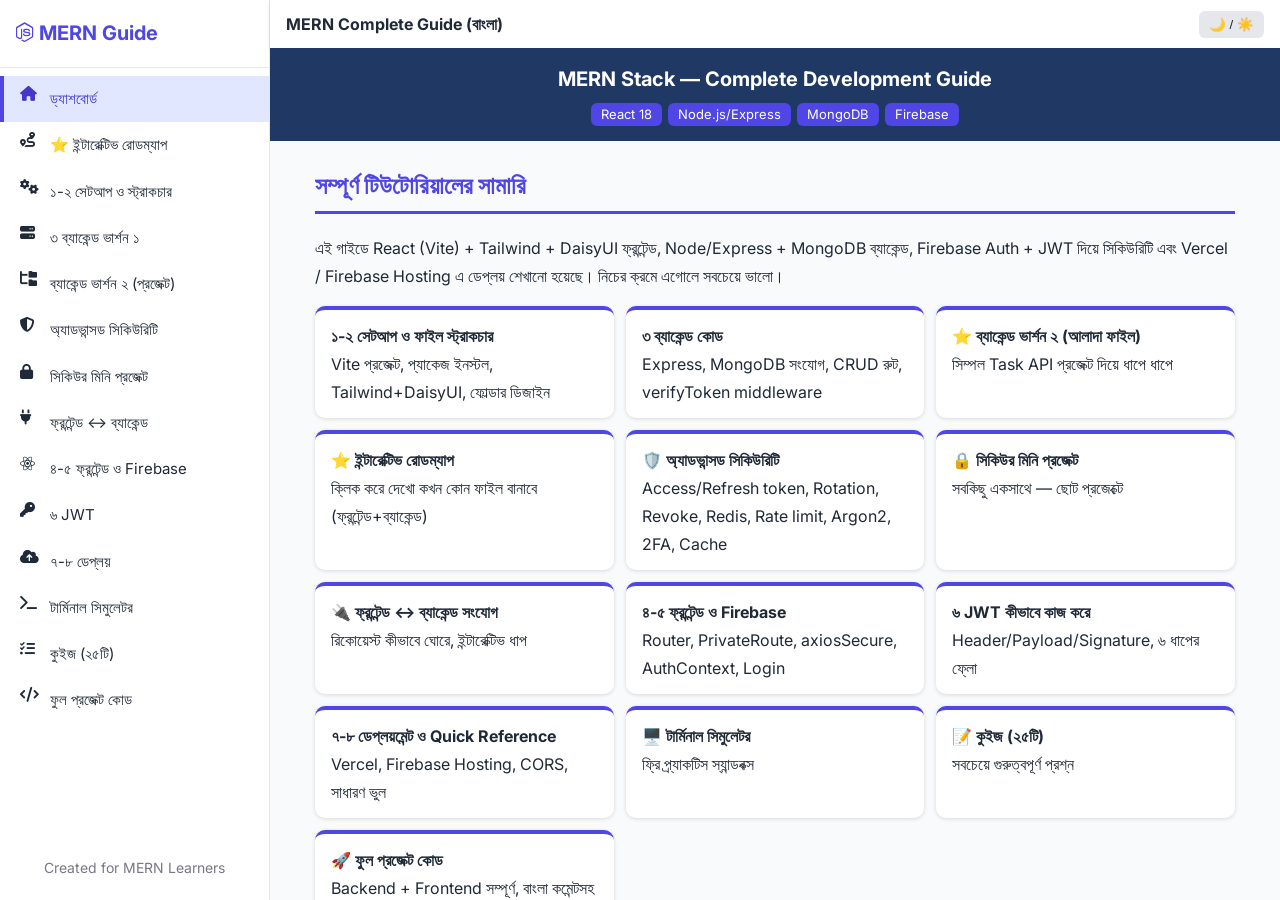
<file: index.html>
<!DOCTYPE html><html lang="bn"><head><meta charset="utf-8"><meta name="viewport" content="width=device-width,initial-scale=1"><title>হোম — MERN Guide</title><link rel="stylesheet" href="style.css"></head><body data-p="index"><main>
<h2>সম্পূর্ণ টিউটোরিয়ালের সামারি</h2>
<p>এই গাইডে React (Vite) + Tailwind + DaisyUI ফ্রন্টেন্ড, Node/Express + MongoDB ব্যাকেন্ড, Firebase Auth + JWT দিয়ে সিকিউরিটি এবং Vercel / Firebase Hosting এ ডেপ্লয় শেখানো হয়েছে। নিচের ক্রমে এগোলে সবচেয়ে ভালো।</p>
<div class="grid">
<a class=card href="setup.html"><b>১-২ সেটআপ ও ফাইল স্ট্রাকচার</b><br>Vite প্রজেক্ট, প্যাকেজ ইনস্টল, Tailwind+DaisyUI, ফোল্ডার ডিজাইন</a>
<a class=card href="backend.html"><b>৩ ব্যাকেন্ড কোড</b><br>Express, MongoDB সংযোগ, CRUD রুট, verifyToken middleware</a>
<a class=card href="backend-v2.html"><b>⭐ ব্যাকেন্ড ভার্শন ২ (আলাদা ফাইল)</b><br>সিম্পল Task API প্রজেক্ট দিয়ে ধাপে ধাপে</a>
<a class=card href="roadmap.html"><b>⭐ ইন্টারেক্টিভ রোডম্যাপ</b><br>ক্লিক করে দেখো কখন কোন ফাইল বানাবে (ফ্রন্টেন্ড+ব্যাকেন্ড)</a>
<a class=card href="advanced.html"><b>🛡️ অ্যাডভান্সড সিকিউরিটি</b><br>Access/Refresh token, Rotation, Revoke, Redis, Rate limit, Argon2, 2FA, Cache</a>
<a class=card href="secure-project.html"><b>🔒 সিকিউর মিনি প্রজেক্ট</b><br>সবকিছু একসাথে — ছোট প্রজেক্টে</a>
<a class=card href="connect.html"><b>🔌 ফ্রন্টেন্ড ↔ ব্যাকেন্ড সংযোগ</b><br>রিকোয়েস্ট কীভাবে ঘোরে, ইন্টারেক্টিভ ধাপ</a>
<a class=card href="frontend.html"><b>৪-৫ ফ্রন্টেন্ড ও Firebase</b><br>Router, PrivateRoute, axiosSecure, AuthContext, Login</a>
<a class=card href="jwt.html"><b>৬ JWT কীভাবে কাজ করে</b><br>Header/Payload/Signature, ৬ ধাপের ফ্লো</a>
<a class=card href="deploy.html"><b>৭-৮ ডেপ্লয়মেন্ট ও Quick Reference</b><br>Vercel, Firebase Hosting, CORS, সাধারণ ভুল</a>
<a class=card href="terminal.html"><b>🖥️ টার্মিনাল সিমুলেটর</b><br>ফ্রি প্র্যাকটিস স্যান্ডবক্স</a>
<a class=card href="quiz.html"><b>📝 কুইজ (২৫টি)</b><br>সবচেয়ে গুরুত্বপূর্ণ প্রশ্ন</a>
<a class=card href="project.html"><b>🚀 ফুল প্রজেক্ট কোড</b><br>Backend + Frontend সম্পূর্ণ, বাংলা কমেন্টসহ</a>
</div>
<h2>টার্মিনাল সিমুলেটর কীভাবে ব্যবহার করবে</h2>
<div class="box i"><b>১.</b> সেটআপ, ব্যাকেন্ড ও ডেপ্লয় পেজের নিচে "প্র্যাকটিস" টার্মিনাল আছে। উপরের <b>টাস্ক লিস্টে</b> ক্লিক করলে কমান্ড ইনপুটে বসে যাবে, Enter চাপলেই রান হবে।<br><b>২.</b> কমান্ড ঠিকমতো চালালে টাস্কে ✅ পড়বে।<br><b>৩.</b> <code>help</code> লিখলে সাপোর্টেড কমান্ড দেখাবে; ↑ / ↓ দিয়ে আগের কমান্ড ফেরত আনা যায়।<br><b>৪.</b> <code>ls</code>, <code>cd</code>, <code>mkdir</code>, <code>cat</code> কাজ করে। <code>npm install</code> ঠিক ফোল্ডারে না চালালে আসল টার্মিনালের মতোই এরর দেখাবে।</div>
<div class="box w">এটি শুধু সিমুলেটর — আসলে কিছু ইনস্টল হয় না। আসল প্র্যাকটিস নিজের কম্পিউটারে করো।</div>
<h2>টেক স্ট্যাক</h2>
<table><tr><th>ফ্রন্টেন্ড</th><td>React 18 + Vite, React Router v6, Tailwind CSS, DaisyUI, Axios, Firebase</td></tr><tr><th>ব্যাকেন্ড</th><td>Node.js, Express.js, MongoDB, JWT, dotenv, cors</td></tr><tr><th>অথেনটিকেশন</th><td>Firebase Auth (Google/Email) + JWT Token</td></tr><tr><th>ডেপ্লয়মেন্ট</th><td>Frontend → Firebase Hosting/Vercel, Backend → Vercel</td></tr></table>
<div class="box s">🎯 GitHub Pages এ আপলোড: এই ফোল্ডারের সব ফাইল রিপোর সরাসরি root এ দিয়ে Settings → Pages → Deploy from branch (main / root) সিলেক্ট করো।</div>
</main><script src="app.js"></script></body></html>
</file>
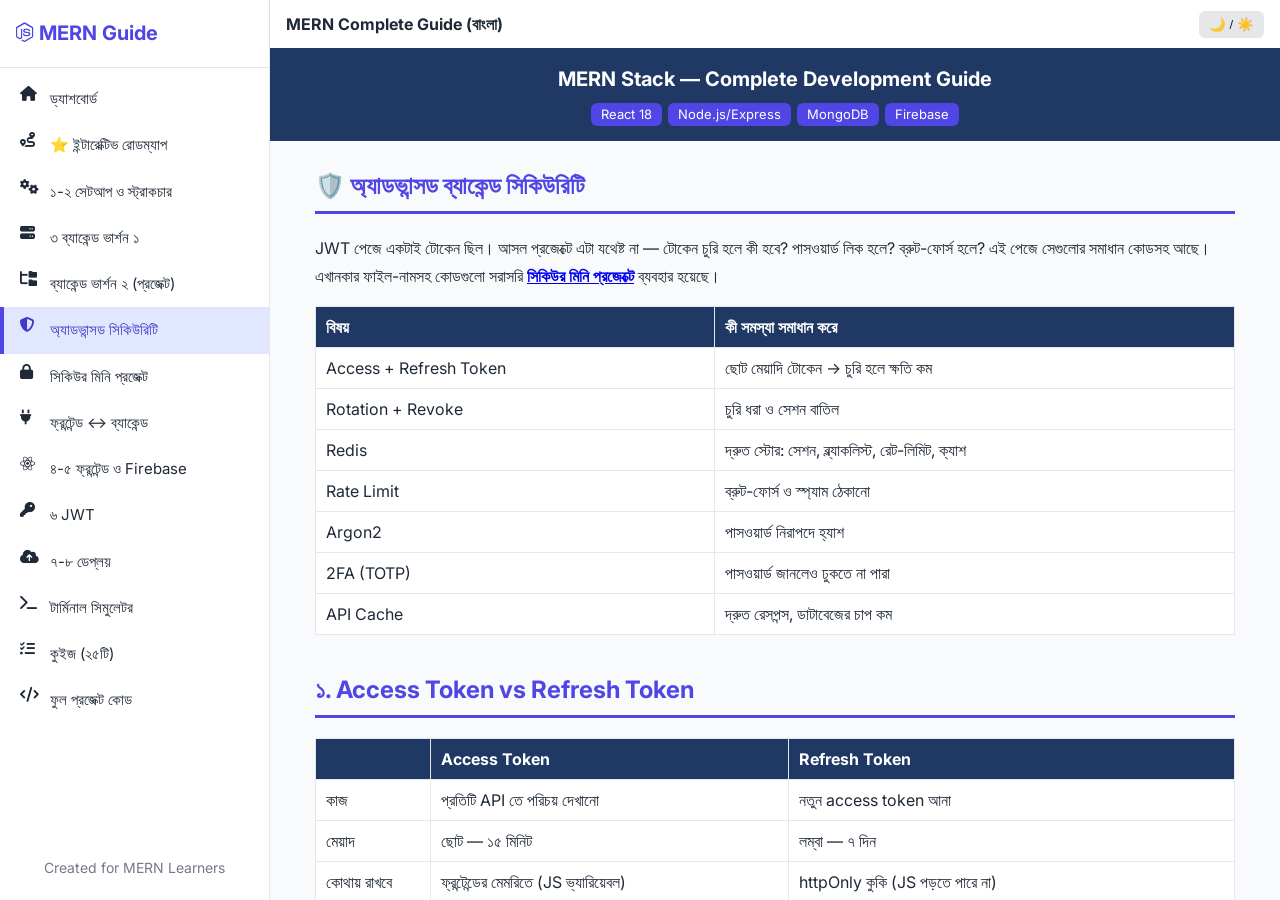
<file: advanced.html>
<!DOCTYPE html><html lang="bn"><head><meta charset="utf-8"><meta name="viewport" content="width=device-width,initial-scale=1"><title>অ্যাডভান্সড সিকিউরিটি — MERN Guide</title><link rel="stylesheet" href="style.css"></head><body data-p="advanced"><main>
<h2>🛡️ অ্যাডভান্সড ব্যাকেন্ড সিকিউরিটি</h2>
<p>JWT পেজে একটাই টোকেন ছিল। আসল প্রজেক্টে এটা যথেষ্ট না — টোকেন চুরি হলে কী হবে? পাসওয়ার্ড লিক হলে? ব্রুট-ফোর্স হলে? এই পেজে সেগুলোর সমাধান কোডসহ আছে। এখানকার ফাইল-নামসহ কোডগুলো সরাসরি <a href="secure-project.html"><b>সিকিউর মিনি প্রজেক্টে</b></a> ব্যবহার হয়েছে।</p>
<table><tr><th>বিষয়</th><th>কী সমস্যা সমাধান করে</th></tr><tr><td>Access + Refresh Token</td><td>ছোট মেয়াদি টোকেন → চুরি হলে ক্ষতি কম</td></tr><tr><td>Rotation + Revoke</td><td>চুরি ধরা ও সেশন বাতিল</td></tr><tr><td>Redis</td><td>দ্রুত স্টোর: সেশন, ব্ল্যাকলিস্ট, রেট-লিমিট, ক্যাশ</td></tr><tr><td>Rate Limit</td><td>ব্রুট-ফোর্স ও স্প্যাম ঠেকানো</td></tr><tr><td>Argon2</td><td>পাসওয়ার্ড নিরাপদে হ্যাশ</td></tr><tr><td>2FA (TOTP)</td><td>পাসওয়ার্ড জানলেও ঢুকতে না পারা</td></tr><tr><td>API Cache</td><td>দ্রুত রেসপন্স, ডাটাবেজের চাপ কম</td></tr></table>

<h2>১. Access Token vs Refresh Token</h2>
<table><tr><th></th><th>Access Token</th><th>Refresh Token</th></tr>
<tr><td>কাজ</td><td>প্রতিটি API তে পরিচয় দেখানো</td><td>নতুন access token আনা</td></tr>
<tr><td>মেয়াদ</td><td>ছোট — ১৫ মিনিট</td><td>লম্বা — ৭ দিন</td></tr>
<tr><td>কোথায় রাখবে</td><td>ফ্রন্টেন্ডের মেমরিতে (JS ভ্যারিয়েবল)</td><td>httpOnly কুকি (JS পড়তে পারে না)</td></tr>
<tr><td>কোথায় যায়</td><td><code>Authorization: Bearer ...</code></td><td>শুধু <code>/api/auth/refresh</code> এ, ব্রাউজার নিজে পাঠায়</td></tr>
<tr><td>সার্ভারে স্টোর</td><td>না (stateless), শুধু revoke হলে ব্ল্যাকলিস্ট</td><td>হ্যাঁ — Redis এ jti, নইলে revoke করা যায় না</td></tr></table>
<div class="box i"><b>কেন দুটো?</b> একটাই লম্বা টোকেন চুরি হলে ৭ দিন হ্যাকার ঢুকতে পারে। ছোট access token চুরি হলে ১৫ মিনিটেই অকেজো; আর লম্বা refresh token এমন জায়গায় (httpOnly কুকি) যেখানে XSS পৌঁছায় না এবং সার্ভার চাইলেই বাতিল করতে পারে।</div>
<h3>🎬 ইন্টারেক্টিভ: টোকেনের পুরো জীবনচক্র</h3>
<div id="f1"></div>
<script>
addEventListener('DOMContentLoaded',()=>flow('f1',[
["১ Login","email+password যায়। সার্ভার Argon2 দিয়ে পাসওয়ার্ড মেলায়"],
["২ 2FA?","2FA চালু থাকলে পূর্ণ টোকেন নয় — ৫ মিনিটের tempToken আসে, তারপর ৬ ডিজিট কোড দিতে হয়"],
["৩ টোকেন জোড়া","সার্ভার দেয়: access (১৫ মিনিট, বডিতে) + refresh (৭ দিন, httpOnly কুকিতে)। Redis এ <code>rt:user:jti</code> সেভ হয়"],
["৪ API কল","Bearer access token সহ রিকোয়েস্ট → verifyAccess: সাইন ঠিক? ব্ল্যাকলিস্টে নেই? → ডাটা"],
["৫ মেয়াদ শেষ","১৫ মিনিট পর API বলে 401 (expired)"],
["৬ Refresh","ফ্রন্টেন্ডের interceptor চুপচাপ <code>/refresh</code> কল করে; কুকি ব্রাউজার নিজে পাঠায়"],
["৭ Rotation","সার্ভার Redis থেকে পুরনো jti মোছে (একবারই ব্যবহার্য), নতুন access + নতুন refresh দেয়; রিকোয়েস্ট আবার চলে"],
["৮ চুরি ধরা","চোর পুরনো refresh আবার পাঠালে Redis এ jti নেই (del=0) → <b>reuse detected</b> → ইউজারের সব সেশন revoke"],
["৯ Logout","refresh jti মোছা + access jti ব্ল্যাকলিস্টে (বাকি মেয়াদ পর্যন্ত) + কুকি clear"]]));
</script>

<h2>২. Refresh Token Rotation ও Revoke</h2>
<p><b>Rotation:</b> প্রতিবার refresh করলে পুরনো refresh token বাতিল, নতুন একটা আসে। প্রতিটি refresh token <b>একবারই</b> চলে। <b>Reuse detection:</b> বাতিল টোকেন আবার এলে বোঝা যায় কেউ চুরি করেছে (আসল ইউজার বা চোর, একজন পুরনোটা ব্যবহার করছে) — তাই সেই ইউজারের সব সেশন বন্ধ করে নতুন করে লগইন করানো হয়।</p>
<p><b>Revoke তিন রকম:</b></p>
<table><tr><th>ধরন</th><th>কখন</th><th>কীভাবে</th></tr><tr><td>একটি সেশন</td><td>Logout</td><td>refresh jti মোছো + access jti ব্ল্যাকলিস্ট</td></tr><tr><td>সব সেশন</td><td>"সব ডিভাইস থেকে লগআউট", পাসওয়ার্ড বদল, চুরি সন্দেহ</td><td><code>rts:user</code> সেটের সব jti মোছো</td></tr><tr><td>Access token এখনই</td><td>অ্যাকাউন্ট ব্যান/লগআউট</td><td><code>bl:jti</code> Redis এ, TTL = বাকি মেয়াদ</td></tr></table>
<script type="text/plain" data-f="utils/tokens.js">
const jwt = require('jsonwebtoken');
const crypto = require('crypto');
const redis = require('../config/redis');

const ACCESS_TTL = 15 * 60;        // ১৫ মিনিট (সেকেন্ডে)
const REFRESH_TTL = 7 * 24 * 3600; // ৭ দিন

// Access token: ছোট মেয়াদ। jti = টোকেনের ইউনিক আইডি (revoke এ লাগে)
exports.signAccess = (user) =>
  jwt.sign({ sub: user._id.toString(), email: user.email, jti: crypto.randomUUID() },
    process.env.ACCESS_SECRET, { expiresIn: ACCESS_TTL });

// Refresh token: লম্বা মেয়াদ। Redis এ jti থাকলেই টোকেন বৈধ
exports.signRefresh = async (user) => {
  const jti = crypto.randomUUID();
  const token = jwt.sign({ sub: user._id.toString(), jti }, process.env.REFRESH_SECRET, { expiresIn: REFRESH_TTL });
  await redis.set(`rt:${user._id}:${jti}`, '1', 'EX', REFRESH_TTL); // বৈধ তালিকায় রাখো
  await redis.sadd(`rts:${user._id}`, jti);                          // ইউজারের সব সেশনের তালিকা
  return token;
};

// Rotation: পুরনো refresh বাতিল করে ইউজার আইডি ফেরত দেয়
exports.rotate = async (oldToken) => {
  const p = jwt.verify(oldToken, process.env.REFRESH_SECRET);   // ভুল/মেয়াদোত্তীর্ণ হলে throw
  const removed = await redis.del(`rt:${p.sub}:${p.jti}`);      // 1 = ছিল, 0 = আগেই ব্যবহৃত
  if (removed === 0) {
    await exports.revokeAll(p.sub);                              // reuse ধরা পড়ল → সব সেশন বাতিল
    throw new Error('Refresh token reuse detected');
  }
  await redis.srem(`rts:${p.sub}`, p.jti);
  return p.sub;
};

// একটি সেশন বাতিল (logout)
exports.revokeOne = async (token) => {
  const p = jwt.decode(token);               // মেয়াদ শেষ হলেও পড়া যায়
  if (!p) return;
  await redis.del(`rt:${p.sub}:${p.jti}`);
  await redis.srem(`rts:${p.sub}`, p.jti);
};

// ইউজারের সব সেশন বাতিল
exports.revokeAll = async (userId) => {
  const jtis = await redis.smembers(`rts:${userId}`);
  const pipe = redis.pipeline();             // একসাথে অনেক কমান্ড
  jtis.forEach((j) => pipe.del(`rt:${userId}:${j}`));
  pipe.del(`rts:${userId}`);
  await pipe.exec();
};

// Access token এখনই বাতিল: jti ব্ল্যাকলিস্টে, বাকি মেয়াদ পর্যন্ত
exports.blacklistAccess = async (payload) => {
  const ttl = payload.exp - Math.floor(Date.now() / 1000);
  if (ttl > 0) await redis.set(`bl:${payload.jti}`, '1', 'EX', ttl);
};
</script>
<script type="text/plain" data-f="middlewares/verifyAccess.js">
const jwt = require('jsonwebtoken');
const redis = require('../config/redis');

module.exports = async (req, res, next) => {
  const h = req.headers.authorization;
  if (!h || !h.startsWith('Bearer ')) return res.status(401).send({ message: 'Unauthorized' });
  try {
    const payload = jwt.verify(h.split(' ')[1], process.env.ACCESS_SECRET); // সাইন ও মেয়াদ চেক
    // ব্ল্যাকলিস্টে থাকলে (logout/ban) বাতিল
    if (await redis.get(`bl:${payload.jti}`)) return res.status(401).send({ message: 'Token revoked' });
    req.user = payload; // { sub, email, jti }
    next();
  } catch (e) {
    // মেয়াদ শেষ বা ভুল — ফ্রন্টেন্ড ৪০১ পেয়ে /refresh চেষ্টা করবে
    return res.status(401).send({ message: 'Token expired or invalid' });
  }
};
</script>
<h3>ফ্রন্টেন্ড: স্বয়ংক্রিয় refresh</h3>
<script type="text/plain" data-f="src/utils/axiosSecure.js (refresh সহ)">
import axios from 'axios';

let accessToken = null; // মেমরিতে রাখি — localStorage এ নয়, তাই XSS এ চুরি কঠিন
export const setAccessToken = (t) => { accessToken = t; };

// withCredentials: true না দিলে ব্রাউজার refresh কুকি পাঠাবে না
const api = axios.create({ baseURL: import.meta.env.VITE_API_URL, withCredentials: true });

// প্রতি রিকোয়েস্টে access token বসাও
api.interceptors.request.use((c) => {
  if (accessToken) c.headers.authorization = `Bearer ${accessToken}`;
  return c;
});

let refreshing = null; // একসাথে অনেক ৪০১ এলেও refresh হবে একবারই
api.interceptors.response.use((r) => r, async (err) => {
  const original = err.config;
  // ৪০১ এলে এবং আগে retry না হয়ে থাকলে refresh করে আবার চেষ্টা
  if (err.response?.status === 401 && !original._retry && !original.url.includes('/api/auth/')) {
    original._retry = true;
    refreshing = refreshing || axios
      .post(`${import.meta.env.VITE_API_URL}/api/auth/refresh`, null, { withCredentials: true })
      .finally(() => { refreshing = null; });
    try {
      const { data } = await refreshing;
      setAccessToken(data.accessToken); // নতুন access token
      return api(original);             // আগের রিকোয়েস্ট আবার
    } catch {
      setAccessToken(null);
      window.location.href = '/login';  // refresh ও ব্যর্থ → আবার লগইন
    }
  }
  return Promise.reject(err);
});
export default api;
</script>
<div class="box w">⚠️ CORS এ <code>credentials: true</code> ও নির্দিষ্ট origin (<code>*</code> নয়) লাগবে। ক্রস-সাইট ডেপ্লয়ে কুকিতে <code>sameSite:'none'</code> + <code>secure:true</code>।</div>

<h2>৩. Redis</h2>
<p>Redis হলো মেমরিতে চলা অতি দ্রুত key-value ডাটাবেজ, key তে মেয়াদ (TTL) বসানো যায়। এখানে ৪ কাজে লাগছে: <b>refresh সেশন</b>, <b>access ব্ল্যাকলিস্ট</b>, <b>রেট-লিমিট কাউন্টার</b>, <b>API ক্যাশ</b>। TTL শেষে key নিজে মুছে যায় — ক্লিনআপ লাগে না।</p>
<script type="text/plain" data-f="Terminal">
# লোকালি Redis চালাও (Docker লাগবে) অথবা Upstash এর ফ্রি ক্লাউড Redis নাও
docker run -d --name redis -p 6379:6379 redis
npm install ioredis
</script>
<script type="text/plain" data-f="config/redis.js">
const Redis = require('ioredis');

// লোকালে redis://127.0.0.1:6379, ক্লাউডে Upstash/Redis Cloud এর URL (.env এ)
const redis = new Redis(process.env.REDIS_URL || 'redis://127.0.0.1:6379');

redis.on('connect', () => console.log('Redis Connected'));
redis.on('error', (e) => console.log('Redis error:', e.message));

module.exports = redis;
</script>

<h2>৪. Rate Limit</h2>
<p>একই ক্লায়েন্ট নির্দিষ্ট সময়ে কতবার রিকোয়েস্ট করতে পারবে তার সীমা। লগইনে পাসওয়ার্ড অনুমান (brute-force) ঠেকাতে সবচেয়ে জরুরি। কাউন্টার Redis এ রাখলে সার্ভার রিস্টার্ট বা একাধিক সার্ভারেও সীমা ঠিক থাকে। সীমা পেরোলে <b>429 Too Many Requests</b>।</p>
<script type="text/plain" data-f="Terminal">
npm install express-rate-limit rate-limit-redis
</script>
<script type="text/plain" data-f="middlewares/rateLimit.js">
const rateLimit = require('express-rate-limit');
const { RedisStore } = require('rate-limit-redis');
const redis = require('../config/redis');

// কমন তৈরির ফাংশন: কাউন্টার Redis এ থাকবে
const make = (prefix, windowMs, limit, extra = {}) => rateLimit({
  windowMs,                    // সময়ের জানালা (মিলিসেকেন্ড)
  limit,                       // জানালায় সর্বোচ্চ রিকোয়েস্ট
  standardHeaders: true,       // RateLimit-* হেডার পাঠায়
  legacyHeaders: false,
  store: new RedisStore({ prefix: `rl:${prefix}:`, sendCommand: (...args) => redis.call(...args) }),
  message: { message: 'অনেক বেশি রিকোয়েস্ট, কিছুক্ষণ পরে চেষ্টা করো' },
  ...extra,
});

// সব API: ১৫ মিনিটে ১০০
exports.globalLimiter = make('global', 15 * 60 * 1000, 100);

// লগইন/2FA: ১৫ মিনিটে ৫ বার, ইমেইল ধরে গোনা; সফল হলে গোনা হয় না
exports.loginLimiter = make('login', 15 * 60 * 1000, 5, {
  keyGenerator: (req) => (req.body?.email || req.body?.tempToken || 'unknown').toLowerCase(),
  skipSuccessfulRequests: true,
});
</script>
<div class="box i">Vercel/প্রক্সির পেছনে চালালে <code>app.set('trust proxy', 1)</code> দাও, নইলে সবার IP এক দেখাবে।</div>

<h2>৫. Argon2 দিয়ে পাসওয়ার্ড হ্যাশ</h2>
<p>পাসওয়ার্ড কখনো সাধারণ টেক্সটে বা SHA/MD5 তে রাখবে না। Argon2id স্বয়ংক্রিয় <b>salt</b> দেয় এবং ইচ্ছাকৃতভাবে মেমরি ও সময় খরচ করায়, ফলে GPU দিয়ে ব্রুট-ফোর্স ব্যয়বহুল। বর্তমানে OWASP এর প্রথম সুপারিশ (bcrypt এর চেয়ে আধুনিক)।</p>
<script type="text/plain" data-f="Terminal">
npm install argon2
</script>
<script type="text/plain" data-f="utils/password.js">
const argon2 = require('argon2');

// argon2id: GPU ও side-channel দুই আক্রমণেই শক্ত
const OPTIONS = {
  type: argon2.argon2id,
  memoryCost: 19456, // ~19MB মেমরি লাগবে প্রতি হ্যাশে
  timeCost: 2,       // কতবার ঘুরবে
  parallelism: 1,
};

// রেজিস্টারে: salt সহ হ্যাশ স্ট্রিং বানায় — এটাই DB তে যায়
exports.hashPassword = (plain) => argon2.hash(plain, OPTIONS);

// লগইনে: হ্যাশ ও দেওয়া পাসওয়ার্ড মেলায় (true/false)
exports.verifyPassword = (hash, plain) => argon2.verify(hash, plain);
</script>

<h2>৬. 2FA (TOTP — Google Authenticator)</h2>
<p>পাসওয়ার্ড জানলেও ঢোকা যাবে না, ফোনের অ্যাপের ৬ ডিজিট কোডও লাগবে, যা প্রতি ৩০ সেকেন্ডে বদলায়। সার্ভার ও অ্যাপ একই <b>secret</b> থেকে সময় ধরে কোড হিসাব করে।</p>
<table><tr><th>ধাপ</th><th>কী ঘটে</th></tr><tr><td>Setup</td><td>সার্ভার secret বানায় → QR কোড দেখায় → ইউজার অ্যাপে স্ক্যান করে</td></tr><tr><td>Enable</td><td>ইউজার অ্যাপের কোড দেয় → ঠিক হলে 2FA চালু (আগে যাচাই না করে চালু করবে না)</td></tr><tr><td>Login</td><td>পাসওয়ার্ড ঠিক → <code>tempToken</code> (৫ মিনিট) → কোড দিলে তবেই access+refresh</td></tr></table>
<script type="text/plain" data-f="Terminal">
npm install otplib@12 qrcode
</script>
<script type="text/plain" data-f="utils/twofa.js">
const { authenticator } = require('otplib');
const QRCode = require('qrcode');

// নতুন secret ও অ্যাপে যোগ করার otpauth লিংক বানায়
exports.generateSecret = (email) => {
  const secret = authenticator.generateSecret();
  const otpauth = authenticator.keyuri(email, 'SecureApp', secret); // অ্যাপে যে নামে দেখাবে
  return { secret, otpauth };
};

// otpauth লিংক → QR ছবি (data URL, <img src> এ বসানো যায়)
exports.qrDataUrl = (otpauth) => QRCode.toDataURL(otpauth);

// ইউজারের দেওয়া ৬ ডিজিট কোড সঠিক কিনা
exports.verifyCode = (code, secret) => authenticator.check(code, secret);
</script>
<div class="box w">প্রোডাকশনে DB তে secret সরাসরি না রেখে এনক্রিপ্ট করে রাখো, আর একবার-ব্যবহার্য ব্যাকআপ কোডও দাও (ফোন হারালে)।</div>

<h2>৭. API Cache (Redis)</h2>
<p>যে GET রেসপন্স বারবার একই থাকে সেটা ডাটাবেজ থেকে না এনে Redis থেকে দিলে কয়েক গুণ দ্রুত হয়। নিয়ম: <b>GET কে cache, লেখার (POST/PUT/DELETE) সময় cache মুছো</b> — নইলে পুরনো ডাটা দেখাবে। ব্যক্তিগত ডাটার key তে ইউজার আইডি রাখো, নইলে একজনের ডাটা আরেকজন পাবে।</p>
<h3>🎬 ইন্টারেক্টিভ: Cache HIT / MISS</h3>
<div id="f2"></div>
<script>
addEventListener('DOMContentLoaded',()=>flow('f2',[
["১ GET /tasks","প্রথমবার রিকোয়েস্ট আসে; key = <code>cache:userId:/api/tasks</code>"],
["২ Redis খোঁজা","key পাওয়া গেল না → <b>MISS</b>"],
["৩ MongoDB","ডাটাবেজ থেকে টাস্ক আনা (ধীর)"],
["৪ Redis এ রাখা","রেসপন্স JSON হিসেবে TTL ৬০ সেকেন্ডে সেভ; ইউজারকে <code>X-Cache: MISS</code>"],
["৫ আবার GET","৬০ সেকেন্ডের মধ্যে একই রিকোয়েস্ট → Redis এ পাওয়া গেল → <b>HIT</b>, DB ছোঁয়াই হয় না"],
["৬ POST /tasks","নতুন টাস্ক যোগ → <code>clearUserCache</code> দিয়ে ওই ইউজারের cache মোছা"],
["৭ আবার GET","cache নেই → MISS → নতুন ডাটা আসে ✔ (পুরনো ডাটা দেখানোর ভুল এড়ানো গেল)"]]));
</script>
<script type="text/plain" data-f="middlewares/cache.js">
const redis = require('../config/redis');

// GET রুটে ব্যবহার: router.get('/', cache(60), handler) — ttl সেকেন্ডে
exports.cache = (ttl = 60) => async (req, res, next) => {
  // ইউজারভেদে আলাদা key, যাতে ব্যক্তিগত ডাটা মিশে না যায়
  const key = `cache:${req.user ? req.user.sub : 'public'}:${req.originalUrl}`;
  const hit = await redis.get(key);
  if (hit) {
    res.set('X-Cache', 'HIT');
    return res.send(JSON.parse(hit)); // DB তে না গিয়েই উত্তর
  }
  // MISS: res.json কে মুড়ে দিই, যাতে উত্তর যাওয়ার সময় Redis এ রেখে দেয়
  const original = res.json.bind(res);
  res.json = (body) => {
    redis.set(key, JSON.stringify(body), 'EX', ttl); // ttl পরে নিজে মুছে যাবে
    res.set('X-Cache', 'MISS');
    return original(body);
  };
  next();
};

// লেখার পর ওই ইউজারের সব cache মোছা (ছোট প্রজেক্টে keys ঠিক আছে, বড়তে SCAN ব্যবহার করো)
exports.clearUserCache = async (userId) => {
  const keys = await redis.keys(`cache:${userId}:*`);
  if (keys.length) await redis.del(keys);
};
</script>
<div class="box s">✅ সব উপাদান তৈরি। এবার সবকিছু একসাথে জুড়ে ছোট প্রজেক্টে দেখো: <a href="secure-project.html"><b>সিকিউর মিনি প্রজেক্ট →</b></a></div>
</main><script src="app.js"></script></body></html>
</file>
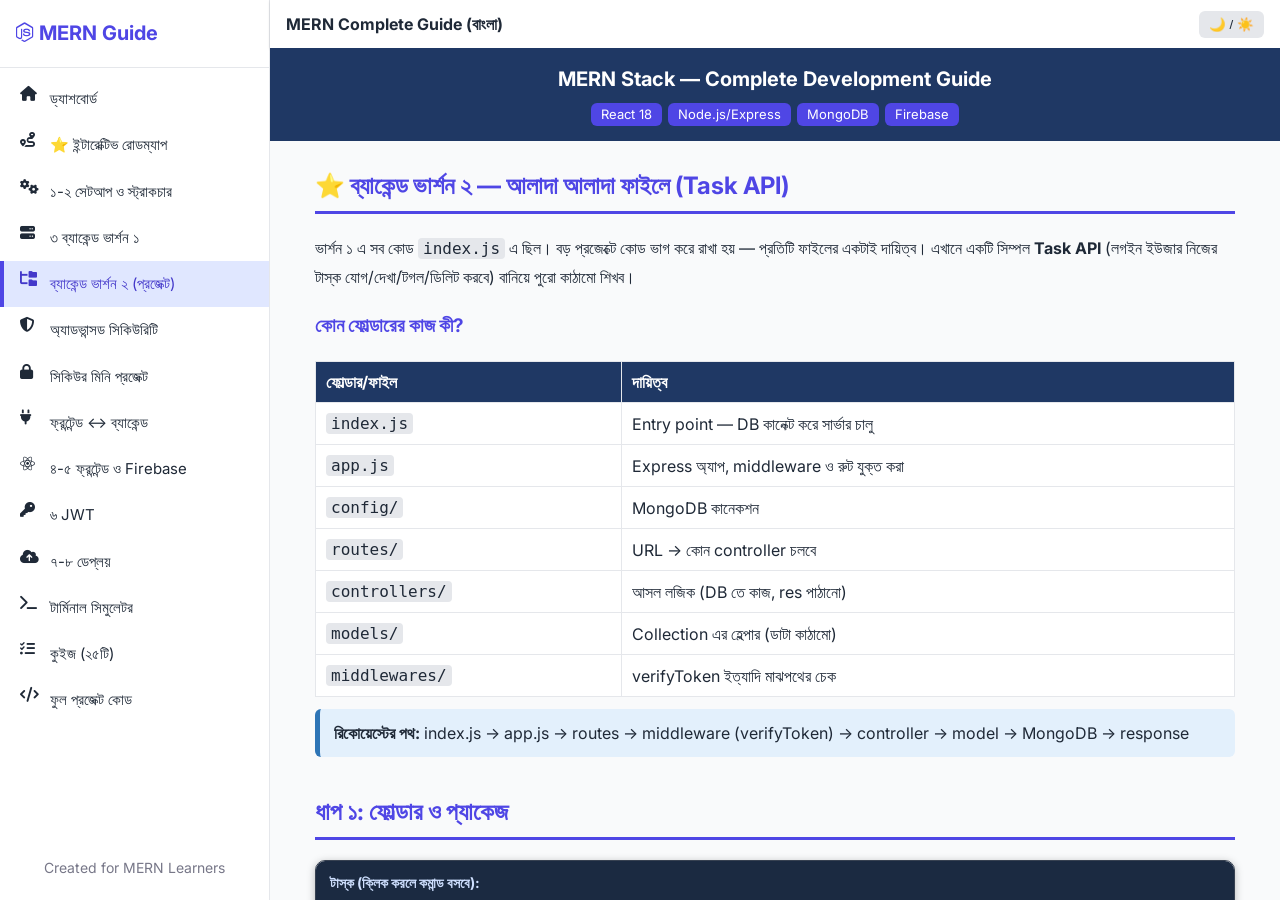
<file: backend-v2.html>
<!DOCTYPE html><html lang="bn"><head><meta charset="utf-8"><meta name="viewport" content="width=device-width,initial-scale=1"><title>ব্যাকেন্ড ভার্শন ২ — MERN Guide</title><link rel="stylesheet" href="style.css"></head><body data-p="backend-v2"><main>
<h2>⭐ ব্যাকেন্ড ভার্শন ২ — আলাদা আলাদা ফাইলে (Task API)</h2>
<p>ভার্শন ১ এ সব কোড <code>index.js</code> এ ছিল। বড় প্রজেক্টে কোড ভাগ করে রাখা হয় — প্রতিটি ফাইলের একটাই দায়িত্ব। এখানে একটি সিম্পল <b>Task API</b> (লগইন ইউজার নিজের টাস্ক যোগ/দেখা/টগল/ডিলিট করবে) বানিয়ে পুরো কাঠামো শিখব।</p>
<h3>কোন ফোল্ডারের কাজ কী?</h3>
<table><tr><th>ফোল্ডার/ফাইল</th><th>দায়িত্ব</th></tr>
<tr><td><code>index.js</code></td><td>Entry point — DB কানেক্ট করে সার্ভার চালু</td></tr>
<tr><td><code>app.js</code></td><td>Express অ্যাপ, middleware ও রুট যুক্ত করা</td></tr>
<tr><td><code>config/</code></td><td>MongoDB কানেকশন</td></tr>
<tr><td><code>routes/</code></td><td>URL → কোন controller চলবে</td></tr>
<tr><td><code>controllers/</code></td><td>আসল লজিক (DB তে কাজ, res পাঠানো)</td></tr>
<tr><td><code>models/</code></td><td>Collection এর হেল্পার (ডাটা কাঠামো)</td></tr>
<tr><td><code>middlewares/</code></td><td>verifyToken ইত্যাদি মাঝপথের চেক</td></tr></table>
<div class="box i"><b>রিকোয়েস্টের পথ:</b> index.js → app.js → routes → middleware (verifyToken) → controller → model → MongoDB → response</div>
<h2>ধাপ ১: ফোল্ডার ও প্যাকেজ</h2>
<div class="term" data-tasks="mkdir task-api && cd task-api|npm init -y|npm install express cors dotenv jsonwebtoken mongodb|npm install -D nodemon|mkdir config routes controllers models middlewares|touch index.js app.js .env .gitignore vercel.json|touch config/db.js models/task.model.js middlewares/verifyToken.js|touch routes/task.routes.js controllers/task.controller.js|npm run dev"></div>
<script type="text/plain" data-f="ফাইনাল স্ট্রাকচার">
task-api/
├── index.js                      # সার্ভার চালু
├── app.js                        # Express কনফিগ
├── config/db.js                  # MongoDB কানেকশন
├── routes/
│   ├── auth.routes.js            # /api/auth
│   ├── user.routes.js            # /api/users
│   └── task.routes.js            # /api/tasks
├── controllers/
│   ├── auth.controller.js
│   ├── user.controller.js
│   └── task.controller.js
├── models/
│   ├── user.model.js
│   └── task.model.js
├── middlewares/verifyToken.js    # JWT যাচাই
├── .env  .gitignore  vercel.json  package.json
</script>
<script type="text/plain" data-f="package.json (scripts অংশ)">
"scripts": {
  "start": "node index.js",   // প্রোডাকশন
  "dev": "nodemon index.js"   // ডেভেলপমেন্ট (অটো রিস্টার্ট)
}
</script>
<script type="text/plain" data-f=".env">
PORT=5000
DB_USER=your_mongodb_username
DB_PASS=your_mongodb_password
JWT_SECRET=your_super_secret_key_here
</script>
<script type="text/plain" data-f=".gitignore">
node_modules
.env
</script>
<h2>ধাপ ২: config/db.js — ডাটাবেজ কানেকশন</h2>
<script type="text/plain" data-f="config/db.js">
const { MongoClient, ServerApiVersion } = require('mongodb');

// .env এর ইউজার ও পাসওয়ার্ড দিয়ে কানেকশন স্ট্রিং
const uri = `mongodb+srv://${process.env.DB_USER}:${process.env.DB_PASS}@cluster0.xxxx.mongodb.net/`;
const client = new MongoClient(uri, {
  serverApi: { version: ServerApiVersion.v1, strict: true, deprecationErrors: true },
});

let connected = false; // বারবার কানেক্ট এড়াতে

// ডাটাবেজে কানেক্ট করার ফাংশন
const connectDB = async () => {
  if (!connected) {
    await client.connect();
    connected = true;
    console.log('MongoDB Connected');
  }
};

// ডাটাবেজ অবজেক্ট ফেরত দেয় (models এ ব্যবহার হয়)
const getDB = () => client.db('taskDB');

module.exports = { connectDB, getDB };
</script>
<h2>ধাপ ৩: models/ — Collection হেল্পার</h2>
<script type="text/plain" data-f="models/task.model.js">
const { getDB } = require('../config/db');
// tasks collection ফেরত দেয় — controller এ Tasks().find() ভাবে ব্যবহার হবে
module.exports = () => getDB().collection('tasks');
</script>
<script type="text/plain" data-f="models/user.model.js">
const { getDB } = require('../config/db');
// users collection ফেরত দেয়
module.exports = () => getDB().collection('users');
</script>
<h2>ধাপ ৪: middlewares/verifyToken.js</h2>
<script type="text/plain" data-f="middlewares/verifyToken.js">
const jwt = require('jsonwebtoken');

const verifyToken = (req, res, next) => {
  const authHeader = req.headers.authorization; // "Bearer xxxxx"
  // হেডার না থাকলে ৪০১
  if (!authHeader) return res.status(401).send({ message: 'Unauthorized access' });
  const token = authHeader.split(' ')[1]; // শুধু টোকেন অংশ
  jwt.verify(token, process.env.JWT_SECRET, (err, decoded) => {
    // টোকেন ভুল বা মেয়াদ শেষ হলে ৪০৩
    if (err) return res.status(403).send({ message: 'Forbidden access' });
    req.decoded = decoded; // ইউজারের email পরের ফাংশনে পাওয়া যাবে
    next(); // পরের ধাপে যাও
  });
};
module.exports = verifyToken;
</script>
<h2>ধাপ ৫: controllers/ — আসল লজিক</h2>
<script type="text/plain" data-f="controllers/auth.controller.js">
const jwt = require('jsonwebtoken');

// POST /api/auth/jwt — { email } নিয়ে টোকেন বানায়
exports.createToken = (req, res) => {
  const token = jwt.sign({ email: req.body.email }, process.env.JWT_SECRET, { expiresIn: '1h' }); // ১ ঘণ্টা মেয়াদ
  res.send({ token });
};
</script>
<script type="text/plain" data-f="controllers/user.controller.js">
const Users = require('../models/user.model');

// POST /api/users — নতুন ইউজার সেভ (ডুপ্লিকেট এড়িয়ে)
exports.saveUser = async (req, res) => {
  const exists = await Users().findOne({ email: req.body.email });
  if (exists) return res.send({ message: 'User already exists', insertedId: null });
  res.send(await Users().insertOne(req.body));
};
</script>
<script type="text/plain" data-f="controllers/task.controller.js">
const { ObjectId } = require('mongodb');
const Tasks = require('../models/task.model');

// GET /api/tasks — শুধু নিজের টাস্ক
exports.getTasks = async (req, res) => {
  const list = await Tasks().find({ owner: req.decoded.email }).toArray(); // decoded থেকে email
  res.send(list);
};

// POST /api/tasks — নতুন টাস্ক
exports.addTask = async (req, res) => {
  const task = { title: req.body.title, done: false, owner: req.decoded.email, createdAt: new Date() };
  res.send(await Tasks().insertOne(task));
};

// PATCH /api/tasks/:id — শেষ/অশেষ টগল
exports.toggleTask = async (req, res) => {
  const filter = { _id: new ObjectId(req.params.id), owner: req.decoded.email }; // মালিক চেক
  res.send(await Tasks().updateOne(filter, { $set: { done: req.body.done } }));
};

// DELETE /api/tasks/:id — ডিলিট
exports.deleteTask = async (req, res) => {
  res.send(await Tasks().deleteOne({ _id: new ObjectId(req.params.id), owner: req.decoded.email }));
};
</script>
<h2>ধাপ ৬: routes/ — URL ম্যাপিং</h2>
<script type="text/plain" data-f="routes/auth.routes.js">
const router = require('express').Router();
const { createToken } = require('../controllers/auth.controller');
router.post('/jwt', createToken); // POST /api/auth/jwt
module.exports = router;
</script>
<script type="text/plain" data-f="routes/user.routes.js">
const router = require('express').Router();
const { saveUser } = require('../controllers/user.controller');
router.post('/', saveUser); // POST /api/users
module.exports = router;
</script>
<script type="text/plain" data-f="routes/task.routes.js">
const router = require('express').Router();
const verifyToken = require('../middlewares/verifyToken');
const { getTasks, addTask, toggleTask, deleteTask } = require('../controllers/task.controller');

router.use(verifyToken); // নিচের সব রুট প্রোটেক্টেড

router.get('/', getTasks);          // GET    /api/tasks
router.post('/', addTask);          // POST   /api/tasks
router.patch('/:id', toggleTask);   // PATCH  /api/tasks/:id
router.delete('/:id', deleteTask);  // DELETE /api/tasks/:id
module.exports = router;
</script>
<h2>ধাপ ৭: app.js ও index.js</h2>
<script type="text/plain" data-f="app.js">
const express = require('express');
const cors = require('cors');

const app = express();

// কোন কোন frontend থেকে রিকোয়েস্ট আসতে পারবে (CORS)
app.use(cors({
  origin: ['http://localhost:5173', 'https://your-project.web.app', 'https://your-frontend.vercel.app'],
  credentials: true,
}));
app.use(express.json()); // JSON বডি পড়ার জন্য

// রুট যুক্ত করা — প্রতিটি রুট ফাইলের একটি prefix আছে
app.use('/api/auth', require('./routes/auth.routes'));
app.use('/api/users', require('./routes/user.routes'));
app.use('/api/tasks', require('./routes/task.routes'));

app.get('/', (req, res) => res.send('Task API running!')); // সার্ভার ঠিক আছে কিনা চেক

// অজানা পথের জন্য ৪০৪
app.use((req, res) => res.status(404).send({ message: 'Route not found' }));
// ভেতরের এরর ধরার জন্য
app.use((err, req, res, next) => res.status(500).send({ message: err.message }));

module.exports = app;
</script>
<script type="text/plain" data-f="index.js">
require('dotenv').config(); // সবার আগে .env লোড
const app = require('./app');
const { connectDB } = require('./config/db');

const port = process.env.PORT || 5000;

// আগে ডাটাবেজ কানেক্ট, তারপর সার্ভার চালু
connectDB()
  .then(() => app.listen(port, () => console.log(`Server running on port ${port}`)))
  .catch(console.dir);
</script>
<script type="text/plain" data-f="vercel.json">
{
  "version": 2,
  "builds": [{ "src": "index.js", "use": "@vercel/node" }],
  "routes": [{ "src": "/(.*)", "dest": "index.js" }]
}
</script>
<h2>ধাপ ৮: টেস্ট করো (Postman/Thunder Client বা curl)</h2>
<script type="text/plain" data-f="Terminal (সার্ভার চালু থাকা অবস্থায়)">
npm run dev

# ১. টোকেন নাও
curl -X POST http://localhost:5000/api/auth/jwt -H "Content-Type: application/json" -d '{"email":"a@b.com"}'

# ২. টোকেন ছাড়া → 401 আসবে
curl http://localhost:5000/api/tasks

# ৩. টোকেন সহ টাস্ক যোগ ও দেখা (<token> এর জায়গায় আসল টোকেন)
curl -X POST http://localhost:5000/api/tasks -H "Authorization: Bearer <token>" -H "Content-Type: application/json" -d '{"title":"MERN শেখা"}'
curl http://localhost:5000/api/tasks -H "Authorization: Bearer <token>"
</script>
<div class="box s">✅ ব্যাকেন্ড রেডি! এবার <a href="connect.html"><b>ফ্রন্টেন্ড ↔ ব্যাকেন্ড সংযোগ</b></a> পেজে দেখো এই API কে React এর সাথে কীভাবে জোড়া লাগাবে।</div>
</main><script src="app.js"></script></body></html>
</file>
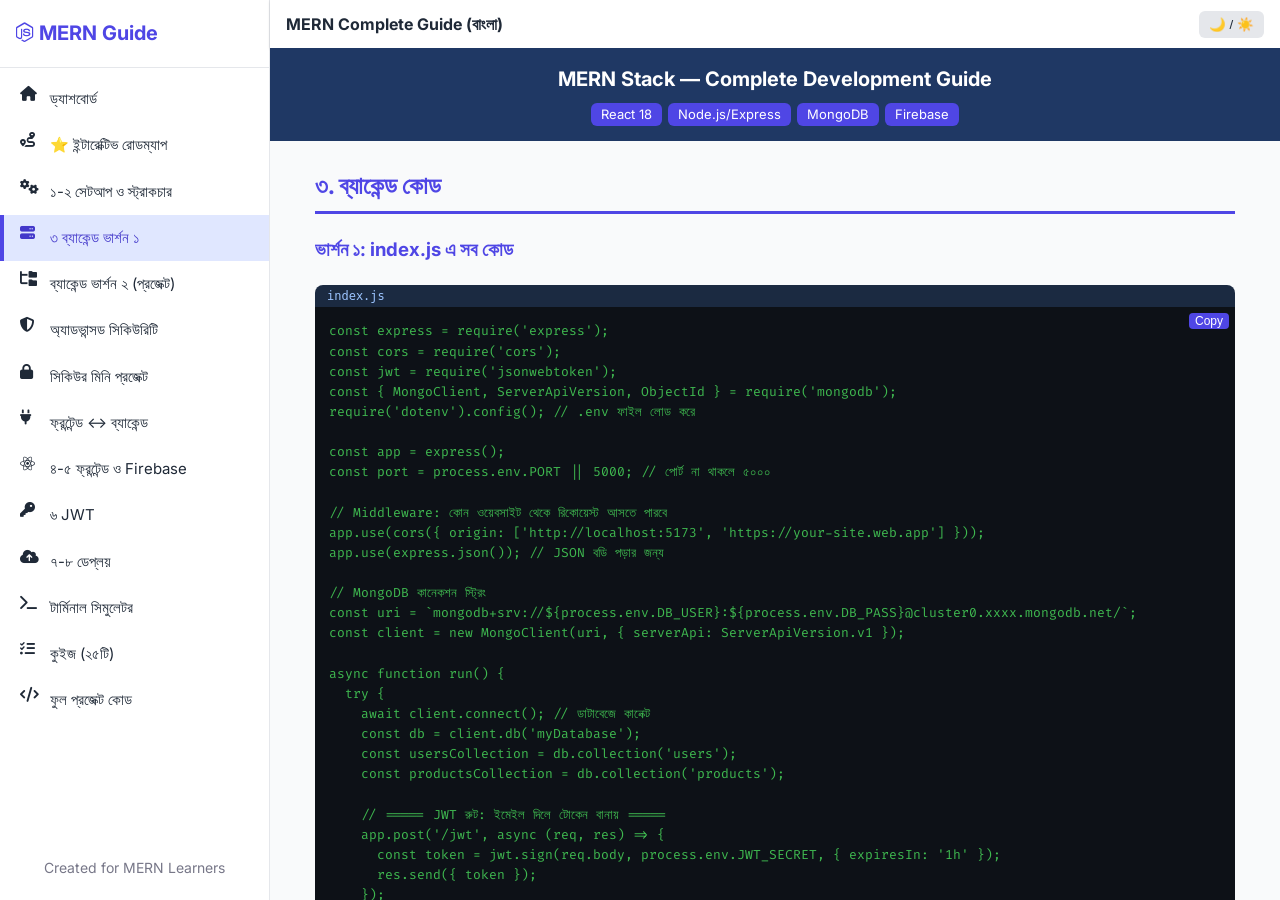
<file: backend.html>
<!DOCTYPE html><html lang="bn"><head><meta charset="utf-8"><meta name="viewport" content="width=device-width,initial-scale=1"><title>ব্যাকেন্ড — MERN Guide</title><link rel="stylesheet" href="style.css"></head><body data-p="backend"><main>
<h2>৩. ব্যাকেন্ড কোড</h2>
<h3>ভার্শন ১: index.js এ সব কোড</h3>
<script type="text/plain" data-f="index.js">
const express = require('express');
const cors = require('cors');
const jwt = require('jsonwebtoken');
const { MongoClient, ServerApiVersion, ObjectId } = require('mongodb');
require('dotenv').config(); // .env ফাইল লোড করে

const app = express();
const port = process.env.PORT || 5000; // পোর্ট না থাকলে ৫০০০

// Middleware: কোন ওয়েবসাইট থেকে রিকোয়েস্ট আসতে পারবে
app.use(cors({ origin: ['http://localhost:5173', 'https://your-site.web.app'] }));
app.use(express.json()); // JSON বডি পড়ার জন্য

// MongoDB কানেকশন স্ট্রিং
const uri = `mongodb+srv://${process.env.DB_USER}:${process.env.DB_PASS}@cluster0.xxxx.mongodb.net/`;
const client = new MongoClient(uri, { serverApi: ServerApiVersion.v1 });

async function run() {
  try {
    await client.connect(); // ডাটাবেজে কানেক্ট
    const db = client.db('myDatabase');
    const usersCollection = db.collection('users');
    const productsCollection = db.collection('products');

    // ===== JWT রুট: ইমেইল দিলে টোকেন বানায় =====
    app.post('/jwt', async (req, res) => {
      const token = jwt.sign(req.body, process.env.JWT_SECRET, { expiresIn: '1h' });
      res.send({ token });
    });

    // ===== verifyToken middleware: টোকেন যাচাই করে =====
    const verifyToken = (req, res, next) => {
      const authHeader = req.headers.authorization;
      // হেডার না থাকলে 401
      if (!authHeader) return res.status(401).send({ message: 'Unauthorized' });
      const token = authHeader.split(' ')[1]; // "Bearer xxx" থেকে xxx
      jwt.verify(token, process.env.JWT_SECRET, (err, decoded) => {
        if (err) return res.status(403).send({ message: 'Forbidden' }); // ভুল টোকেন
        req.decoded = decoded; // পরের ফাংশনে ইউজারের তথ্য
        next();
      });
    };

    // ===== User রুট =====
    app.post('/users', async (req, res) => {
      const user = req.body;
      const exists = await usersCollection.findOne({ email: user.email });
      if (exists) return res.send({ message: 'User already exists', insertedId: null });
      res.send(await usersCollection.insertOne(user)); // নতুন ইউজার সেভ
    });
    app.get('/users', verifyToken, async (req, res) => {
      res.send(await usersCollection.find().toArray()); // শুধু লগইন ইউজার দেখবে
    });

    // ===== Product রুট =====
    app.get('/products', async (req, res) => res.send(await productsCollection.find().toArray()));
    app.post('/products', verifyToken, async (req, res) => {
      res.send(await productsCollection.insertOne(req.body));
    });
    app.delete('/products/:id', verifyToken, async (req, res) => {
      // স্ট্রিং id কে ObjectId তে রূপান্তর করতে হয়
      res.send(await productsCollection.deleteOne({ _id: new ObjectId(req.params.id) }));
    });

    app.get('/', (req, res) => res.send('Server is running!'));
    app.listen(port, () => console.log(`Server running on port ${port}`));
  } finally {}
}
run().catch(console.dir);
</script>
<div class="box s"><b>⭐ ভার্শন ২ (আলাদা ফাইল) — বড় প্রজেক্টের জন্য সবচেয়ে গুরুত্বপূর্ণ!</b><br>config / routes / controllers / models / middlewares ভাগ করে একটি সিম্পল Task API বানানো ধাপে ধাপে দেখো: <a href="backend-v2.html"><b>ব্যাকেন্ড ভার্শন ২ টিউটোরিয়াল →</b></a></div>
<div class="box w">⚠️ <code>.env</code> কখনো GitHub এ push করবে না। <code>.gitignore</code> এ <code>.env</code> যোগ করো।</div>
<h2>🖥️ প্র্যাকটিস</h2>
<div class="term" data-tasks="mkdir my-backend && cd my-backend|npm init -y|npm install express mongoose dotenv cors jsonwebtoken|npm install -D nodemon|touch index.js|npm run dev"></div>
</main><script src="app.js"></script></body></html>
</file>
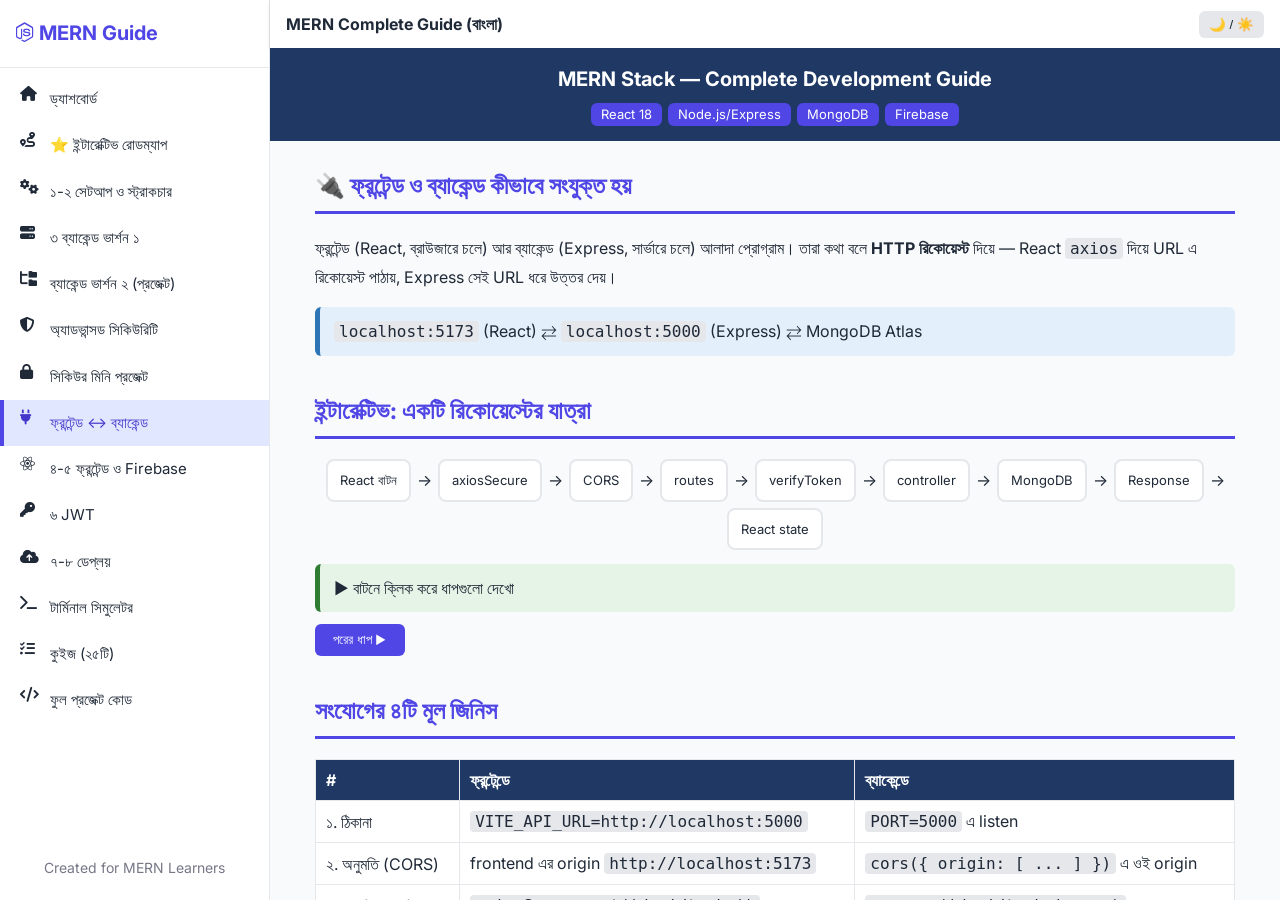
<file: connect.html>
<!DOCTYPE html><html lang="bn"><head><meta charset="utf-8"><meta name="viewport" content="width=device-width,initial-scale=1"><title>ফ্রন্টেন্ড ↔ ব্যাকেন্ড — MERN Guide</title><link rel="stylesheet" href="style.css"></head><body data-p="connect"><main>
<h2>🔌 ফ্রন্টেন্ড ও ব্যাকেন্ড কীভাবে সংযুক্ত হয়</h2>
<p>ফ্রন্টেন্ড (React, ব্রাউজারে চলে) আর ব্যাকেন্ড (Express, সার্ভারে চলে) আলাদা প্রোগ্রাম। তারা কথা বলে <b>HTTP রিকোয়েস্ট</b> দিয়ে — React <code>axios</code> দিয়ে URL এ রিকোয়েস্ট পাঠায়, Express সেই URL ধরে উত্তর দেয়।</p>
<div class="box i"><code>localhost:5173</code> (React) ⇄ <code>localhost:5000</code> (Express) ⇄ MongoDB Atlas</div>
<h2>ইন্টারেক্টিভ: একটি রিকোয়েস্টের যাত্রা</h2>
<div class="fl" id="fl"></div>
<div class="box s" id="fx">▶ বাটনে ক্লিক করে ধাপগুলো দেখো</div>
<button id="nx" style="background:#4F46E5;color:#fff;border:0;border-radius:6px;padding:8px 18px;cursor:pointer">পরের ধাপ ▶</button>
<script>
// প্রতিটি ধাপ: [নাম, ব্যাখ্যা]
const S=[["React বাটন","ইউজার 'যোগ করো' চাপে → handler চলে"],["axiosSecure","interceptor হেডারে Authorization: Bearer টোকেন বসায়; baseURL = VITE_API_URL"],["CORS","ব্রাউজার জিজ্ঞেস করে; Express এর cors origin এ frontend URL থাকলে পাস"],["routes","/api/tasks পথ → task.routes.js এ মিলে"],["verifyToken","টোকেন যাচাই; ঠিক হলে req.decoded এ email"],["controller","addTask চলে, ডাটা তৈরি হয়"],["MongoDB","insertOne দিয়ে ডকুমেন্ট সেভ"],["Response","res.send(result) → JSON ফেরত"],["React state","setState/load() → UI নতুন করে আঁকে ✔"]];
const fl=document.getElementById('fl');let k=-1;
S.forEach((s,n)=>{fl.insertAdjacentHTML('beforeend',(n?'<span>→</span>':'')+`<div>${s[0]}</div>`)});
document.getElementById('nx').onclick=()=>{ // পরের ধাপে হাইলাইট সরানো
  const d=fl.querySelectorAll('div');if(k>=0)d[k].classList.remove('on');k=(k+1)%S.length;
  d[k].classList.add('on');document.getElementById('fx').textContent=(k+1)+'. '+S[k][1]};
</script>
<h2>সংযোগের ৪টি মূল জিনিস</h2>
<table><tr><th>#</th><th>ফ্রন্টেন্ডে</th><th>ব্যাকেন্ডে</th></tr>
<tr><td>১. ঠিকানা</td><td><code>VITE_API_URL=http://localhost:5000</code></td><td><code>PORT=5000</code> এ listen</td></tr>
<tr><td>২. অনুমতি (CORS)</td><td>frontend এর origin <code>http://localhost:5173</code></td><td><code>cors({ origin: [ ... ] })</code> এ ওই origin</td></tr>
<tr><td>৩. পথ (route)</td><td><code>axiosSecure.get('/api/tasks')</code></td><td><code>app.use('/api/tasks', ...)</code></td></tr>
<tr><td>৪. পরিচয় (JWT)</td><td>localStorage এর টোকেন → Bearer হেডার</td><td><code>verifyToken</code> যাচাই</td></tr></table>
<div class="box w">দুই পাশের নাম মিলতে হবে: ফ্রন্টেন্ডের URL পাথ = ব্যাকেন্ডের route পথ, আর HTTP মেথড (GET/POST/PATCH/DELETE) একই হতে হবে।</div>
<h2>Task প্রজেক্টের ফ্রন্টেন্ড অংশ</h2>
<p>ধরে নিচ্ছি <a href="frontend.html">ফ্রন্টেন্ড পেজের</a> <code>AuthContext</code>, <code>PrivateRoute</code> ও <code>axiosSecure</code> তৈরি আছে। শুধু <code>VITE_API_URL=http://localhost:5000</code> আর baseURL ঠিক রাখো।</p>
<script type="text/plain" data-f="src/pages/Tasks.jsx">
import { useEffect, useState } from 'react';
import axiosSecure from '../utils/axiosSecure'; // টোকেন সহ axios

export default function Tasks() {
  const [tasks, setTasks] = useState([]); // টাস্ক লিস্ট

  // GET /api/tasks — ব্যাকেন্ড থেকে টাস্ক আনা
  const load = async () => {
    const res = await axiosSecure.get('/api/tasks');
    setTasks(res.data); // state বদলালে UI আপডেট হয়
  };
  useEffect(() => { load(); }, []); // পেজ খুললে একবার

  // POST /api/tasks — নতুন টাস্ক
  const add = async (e) => {
    e.preventDefault();
    await axiosSecure.post('/api/tasks', { title: e.target.title.value });
    e.target.reset();
    load(); // তালিকা আবার আনো
  };

  // PATCH /api/tasks/:id — শেষ/অশেষ
  const toggle = async (t) => {
    await axiosSecure.patch(`/api/tasks/${t._id}`, { done: !t.done });
    load();
  };

  // DELETE /api/tasks/:id — ডিলিট
  const remove = async (id) => {
    await axiosSecure.delete(`/api/tasks/${id}`);
    load();
  };

  return (
    <div className='max-w-xl mx-auto p-6'>
      <form onSubmit={add} className='flex gap-2 mb-4'>
        <input name='title' placeholder='নতুন টাস্ক' className='input input-bordered flex-1' required />
        <button className='btn btn-primary'>যোগ</button>
      </form>
      {tasks.map((t) => (
        <div key={t._id} className='flex items-center gap-3 py-2 border-b'>
          <input type='checkbox' checked={t.done} onChange={() => toggle(t)} className='checkbox' />
          <span className={`flex-1 ${t.done ? 'line-through' : ''}`}>{t.title}</span>
          <button onClick={() => remove(t._id)} className='btn btn-xs btn-error'>ডিলিট</button>
        </div>
      ))}
    </div>
  );
}
</script>
<script type="text/plain" data-f="src/routes/Router.jsx (নতুন রুট যোগ)">
// children অ্যারেতে যোগ করো — Tasks শুধু লগইন ইউজারের জন্য
{ path: '/tasks', element: <PrivateRoute><Tasks /></PrivateRoute> },
</script>
<h2>লোকালি দুই টার্মিনালে চালাও</h2>
<script type="text/plain" data-f="টার্মিনাল ১ — ব্যাকেন্ড">
cd task-api
npm run dev        # → Server running on port 5000
</script>
<script type="text/plain" data-f="টার্মিনাল ২ — ফ্রন্টেন্ড">
cd my-project
npm run dev        # → http://localhost:5173 (ব্রাউজারে খোলো)
</script>
<h2>ডেপ্লয়ের পরে কী বদলায়</h2>
<table><tr><th>কোথায়</th><th>লোকাল</th><th>প্রোডাকশন</th></tr><tr><td>Frontend env (VITE_API_URL)</td><td>http://localhost:5000</td><td>https://your-backend.vercel.app</td></tr><tr><td>Backend cors origin</td><td>http://localhost:5173</td><td>https://your-project.web.app / .vercel.app যোগ</td></tr><tr><td>Firebase Authorized domains</td><td>localhost</td><td>প্রোডাকশন ডোমেইন যোগ</td></tr></table>
<h2>কানেকশন না হলে চেকলিস্ট (ব্রাউজার F12 → Network)</h2>
<table><tr><th>লক্ষণ</th><th>কারণ ও সমাধান</th></tr><tr><td>Console এ CORS error</td><td>Backend এর origin এ frontend URL যোগ করো, সার্ভার রিস্টার্ট</td></tr><tr><td>Network এ request যায়নি / ERR_CONNECTION_REFUSED</td><td>ব্যাকেন্ড চালু নেই বা VITE_API_URL ভুল; .env বদলালে Vite রিস্টার্ট</td></tr><tr><td>404</td><td>URL পাথ বা মেথড মেলেনি (<code>/api/tasks</code>)</td></tr><tr><td>401</td><td>টোকেন যায়নি — localStorage এ <code>access-token</code> আছে কিনা দেখো</td></tr><tr><td>403</td><td>টোকেন ভুল/মেয়াদ শেষ — JWT_SECRET একই কিনা দেখো</td></tr><tr><td>500</td><td>ব্যাকেন্ডের টার্মিনালের এরর লগ দেখো (DB_USER/DB_PASS?)</td></tr></table>
</main><script src="app.js"></script></body></html>
</file>
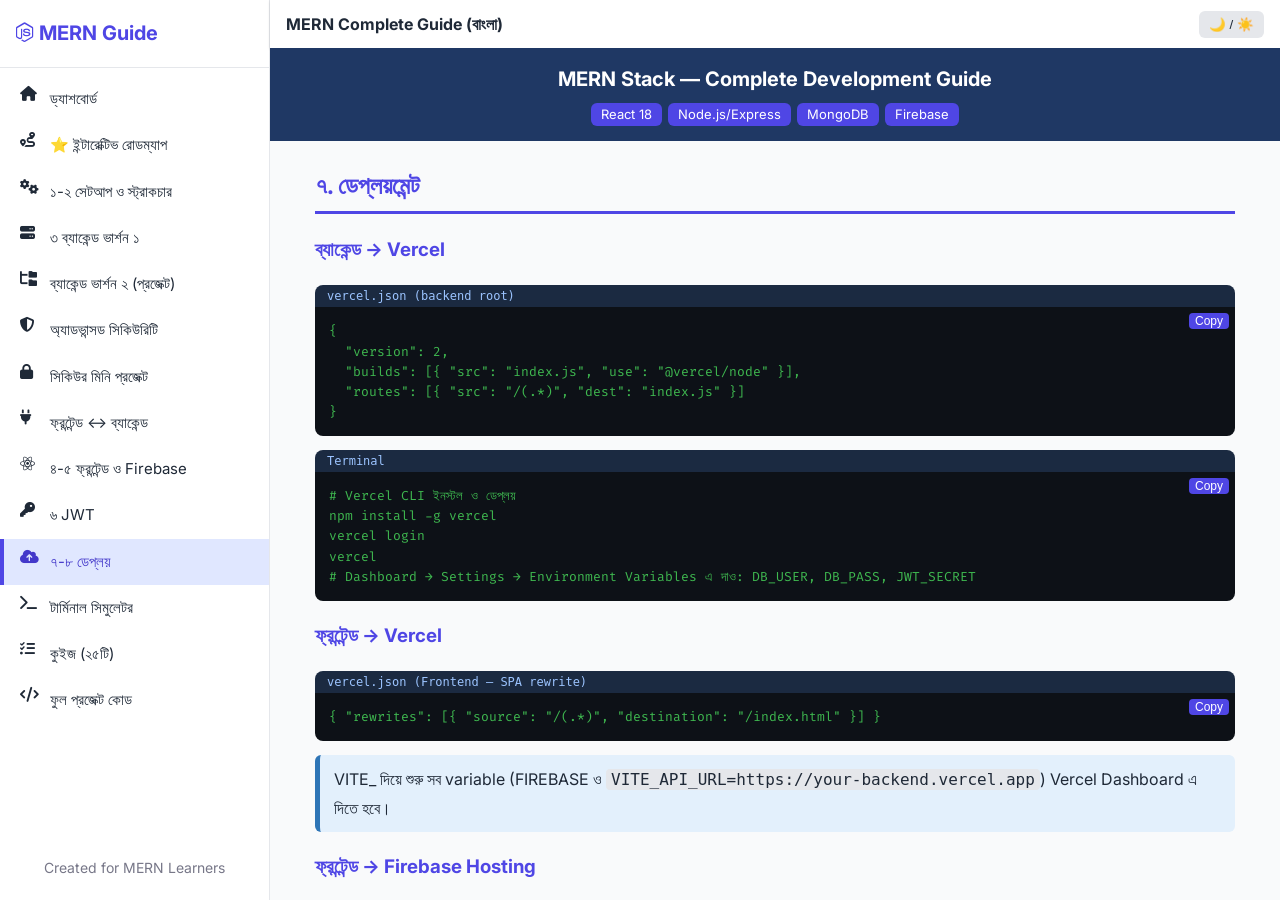
<file: deploy.html>
<!DOCTYPE html><html lang="bn"><head><meta charset="utf-8"><meta name="viewport" content="width=device-width,initial-scale=1"><title>ডেপ্লয় — MERN Guide</title><link rel="stylesheet" href="style.css"></head><body data-p="deploy"><main>
<h2>৭. ডেপ্লয়মেন্ট</h2>
<h3>ব্যাকেন্ড → Vercel</h3>
<script type="text/plain" data-f="vercel.json (backend root)">
{
  "version": 2,
  "builds": [{ "src": "index.js", "use": "@vercel/node" }],
  "routes": [{ "src": "/(.*)", "dest": "index.js" }]
}
</script>
<script type="text/plain" data-f="Terminal">
# Vercel CLI ইনস্টল ও ডেপ্লয়
npm install -g vercel
vercel login
vercel
# Dashboard → Settings → Environment Variables এ দাও: DB_USER, DB_PASS, JWT_SECRET
</script>
<h3>ফ্রন্টেন্ড → Vercel</h3>
<script type="text/plain" data-f="vercel.json (Frontend — SPA rewrite)">
{ "rewrites": [{ "source": "/(.*)", "destination": "/index.html" }] }
</script>
<div class="box i">VITE_ দিয়ে শুরু সব variable (FIREBASE ও <code>VITE_API_URL=https://your-backend.vercel.app</code>) Vercel Dashboard এ দিতে হবে।</div>
<h3>ফ্রন্টেন্ড → Firebase Hosting</h3>
<script type="text/plain" data-f="Terminal">
npm install -g firebase-tools
firebase login
npm run build            # dist/ ফোল্ডার তৈরি হবে
firebase init hosting    # public=dist, single-page app = Yes
firebase deploy --only hosting
</script>
<script type="text/plain" data-f="firebase.json">
{
  "hosting": {
    "public": "dist",
    "ignore": ["firebase.json", "**/.*", "**/node_modules/**"],
    "rewrites": [{ "source": "**", "destination": "/index.html" }]
  }
}
</script>
<div class="box s">Deploy শেষে Firebase Console → Authentication → Settings → Authorized domains এ <code>your-project.web.app</code> (ও Vercel URL) যোগ করো।</div>
<h3>CORS সমস্যা সমাধান</h3>
<script type="text/plain" data-f="Backend">
app.use(cors({
  origin: [
    'http://localhost:5173',              // লোকাল ডেভ
    'https://your-project.web.app',       // Firebase Hosting
    'https://your-frontend.vercel.app',   // Vercel Frontend
  ],
  credentials: true,
}));
</script>
<h2>৮. Quick Reference</h2>
<table><tr><th>কাজ</th><th>কমান্ড</th></tr><tr><td>Frontend dev</td><td><code>npm run dev</code></td></tr><tr><td>Frontend build</td><td><code>npm run build</code></td></tr><tr><td>Backend dev</td><td><code>npm run dev</code> (nodemon)</td></tr><tr><td>Firebase deploy</td><td><code>firebase deploy --only hosting</code></td></tr><tr><td>Vercel deploy</td><td><code>vercel</code> বা <code>vercel --prod</code></td></tr><tr><td>Vercel env</td><td><code>vercel env ls</code></td></tr></table>
<h3>Common Mistakes ও সমাধান</h3>
<table><tr><th>সমস্যা</th><th>সমাধান</th></tr><tr><td>CORS Error</td><td>Backend এ frontend origin যোগ করো</td></tr><tr><td>JWT token undefined</td><td>localStorage এ সেভ হচ্ছে কিনা দেখো</td></tr><tr><td>Firebase Auth not working</td><td>Authorized domains এ domain যোগ করো</td></tr><tr><td>Vercel 404 on refresh</td><td>vercel.json এ rewrites দাও</td></tr><tr><td>Firebase Hosting 404</td><td>firebase.json এর rewrites দেখো</td></tr><tr><td>env undefined</td><td>VITE_ prefix আছে কিনা দেখো</td></tr><tr><td>MongoDB connection fail</td><td>DB_USER / DB_PASS ঠিক আছে?</td></tr></table>
<h2>🖥️ প্র্যাকটিস</h2>
<div class="term" data-tasks="npm install -g vercel|vercel login|vercel|npm install -g firebase-tools|firebase login|firebase init hosting|firebase deploy --only hosting"></div>
</main><script src="app.js"></script></body></html>
</file>
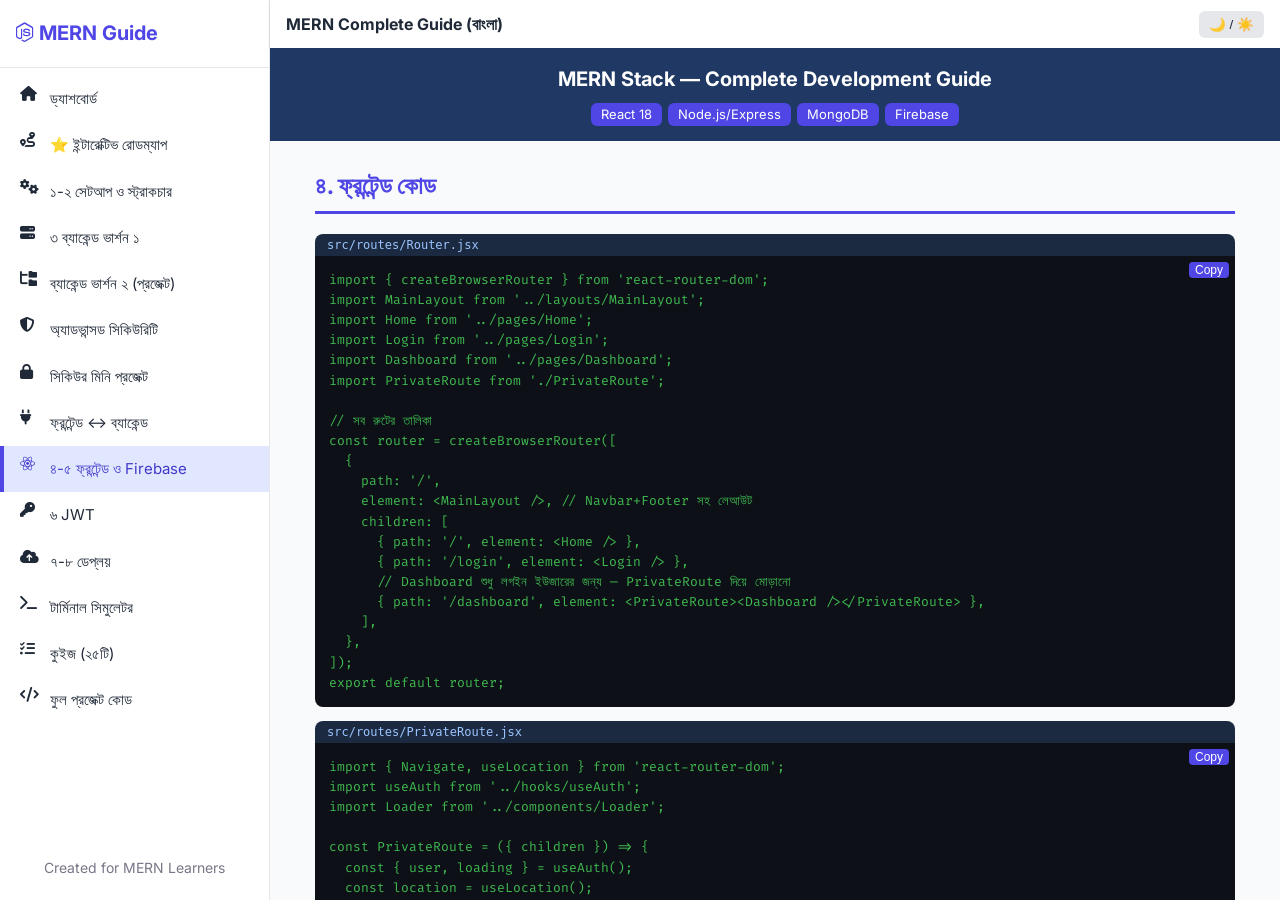
<file: frontend.html>
<!DOCTYPE html><html lang="bn"><head><meta charset="utf-8"><meta name="viewport" content="width=device-width,initial-scale=1"><title>ফ্রন্টেন্ড — MERN Guide</title><link rel="stylesheet" href="style.css"></head><body data-p="frontend"><main>
<h2>৪. ফ্রন্টেন্ড কোড</h2>
<script type="text/plain" data-f="src/routes/Router.jsx">
import { createBrowserRouter } from 'react-router-dom';
import MainLayout from '../layouts/MainLayout';
import Home from '../pages/Home';
import Login from '../pages/Login';
import Dashboard from '../pages/Dashboard';
import PrivateRoute from './PrivateRoute';

// সব রুটের তালিকা
const router = createBrowserRouter([
  {
    path: '/',
    element: <MainLayout />, // Navbar+Footer সহ লেআউট
    children: [
      { path: '/', element: <Home /> },
      { path: '/login', element: <Login /> },
      // Dashboard শুধু লগইন ইউজারের জন্য — PrivateRoute দিয়ে মোড়ানো
      { path: '/dashboard', element: <PrivateRoute><Dashboard /></PrivateRoute> },
    ],
  },
]);
export default router;
</script>
<script type="text/plain" data-f="src/routes/PrivateRoute.jsx">
import { Navigate, useLocation } from 'react-router-dom';
import useAuth from '../hooks/useAuth';
import Loader from '../components/Loader';

const PrivateRoute = ({ children }) => {
  const { user, loading } = useAuth();
  const location = useLocation();
  if (loading) return <Loader />; // Firebase চেক শেষ না হওয়া পর্যন্ত অপেক্ষা
  // লগইন না থাকলে /login এ পাঠাও, আগের লোকেশন মনে রাখো
  if (!user) return <Navigate to='/login' state={{ from: location }} replace />;
  return children; // লগইন থাকলে পেজ দেখাও
};
export default PrivateRoute;
</script>
<script type="text/plain" data-f="src/main.jsx">
import React from 'react';
import ReactDOM from 'react-dom/client';
import { RouterProvider } from 'react-router-dom';
import AuthProvider from './context/AuthContext';
import router from './routes/Router';
import './index.css';

// AuthProvider দিয়ে পুরো অ্যাপে ইউজার তথ্য শেয়ার
ReactDOM.createRoot(document.getElementById('root')).render(
  <React.StrictMode>
    <AuthProvider><RouterProvider router={router} /></AuthProvider>
  </React.StrictMode>
);
</script>
<script type="text/plain" data-f="src/utils/axiosSecure.js">
import axios from 'axios';
// বেস URL সেট করা
const axiosSecure = axios.create({ baseURL: import.meta.env.VITE_API_URL || 'http://localhost:5000' });

// Request interceptor — প্রতি রিকোয়েস্টে টোকেন জুড়ে দেয়
axiosSecure.interceptors.request.use((config) => {
  const token = localStorage.getItem('access-token');
  if (token) config.headers.authorization = `Bearer ${token}`;
  return config;
});

// Response interceptor — 401/403 হলে লগআউট
axiosSecure.interceptors.response.use((res) => res, (error) => {
  if (error.response?.status === 401 || error.response?.status === 403) {
    localStorage.removeItem('access-token');
    window.location.href = '/login';
  }
  return Promise.reject(error);
});
export default axiosSecure;
</script>
<h2>৫. Firebase Authentication</h2>
<div class="box i"><b>Console সেটআপ:</b> নতুন Project → Authentication → Email/Password ও Google enable → Project Settings থেকে SDK config কপি → Authorized domains এ production domain যোগ।</div>
<script type="text/plain" data-f="src/firebase/firebase.config.js">
import { initializeApp } from 'firebase/app';
import { getAuth } from 'firebase/auth';
// কী গুলো .env.local থেকে আসে (VITE_ prefix বাধ্যতামূলক)
const firebaseConfig = {
  apiKey: import.meta.env.VITE_FIREBASE_API_KEY,
  authDomain: import.meta.env.VITE_FIREBASE_AUTH_DOMAIN,
  projectId: import.meta.env.VITE_FIREBASE_PROJECT_ID,
  storageBucket: import.meta.env.VITE_FIREBASE_STORAGE_BUCKET,
  messagingSenderId: import.meta.env.VITE_FIREBASE_MESSAGING_SENDER_ID,
  appId: import.meta.env.VITE_FIREBASE_APP_ID,
};
const app = initializeApp(firebaseConfig);
export const auth = getAuth(app); // অথ অবজেক্ট এক্সপোর্ট
export default app;
</script>
<script type="text/plain" data-f=".env.local">
VITE_FIREBASE_API_KEY=your_api_key
VITE_FIREBASE_AUTH_DOMAIN=your_project.firebaseapp.com
VITE_FIREBASE_PROJECT_ID=your_project_id
VITE_FIREBASE_STORAGE_BUCKET=your_project.appspot.com
VITE_FIREBASE_MESSAGING_SENDER_ID=123456789
VITE_FIREBASE_APP_ID=1:123456789:web:abcdef
VITE_API_URL=http://localhost:5000
</script>
<script type="text/plain" data-f="src/context/AuthContext.jsx">
import { createContext, useEffect, useState } from 'react';
import { createUserWithEmailAndPassword, signInWithEmailAndPassword, signOut,
  onAuthStateChanged, GoogleAuthProvider, signInWithPopup, updateProfile } from 'firebase/auth';
import { auth } from '../firebase/firebase.config';
import axios from 'axios';

export const AuthContext = createContext(null);
const googleProvider = new GoogleAuthProvider();

const AuthProvider = ({ children }) => {
  const [user, setUser] = useState(null);
  const [loading, setLoading] = useState(true);

  const register = (email, password) => { setLoading(true); return createUserWithEmailAndPassword(auth, email, password); }; // Email Register
  const login = (email, password) => { setLoading(true); return signInWithEmailAndPassword(auth, email, password); };       // Email Login
  const googleLogin = () => { setLoading(true); return signInWithPopup(auth, googleProvider); };                           // Google Login
  const logout = async () => { localStorage.removeItem('access-token'); return signOut(auth); };                         // Logout
  const updateUserProfile = (name, photo) => updateProfile(auth.currentUser, { displayName: name, photoURL: photo });     // প্রোফাইল আপডেট

  // Auth অবস্থা পরিবর্তন হলে চলে + JWT টোকেন নেওয়া
  useEffect(() => {
    const unsubscribe = onAuthStateChanged(auth, async (currentUser) => {
      setUser(currentUser);
      if (currentUser?.email) {
        // ব্যাকেন্ড থেকে JWT নিয়ে localStorage এ রাখো
        const res = await axios.post(`${import.meta.env.VITE_API_URL}/jwt`, { email: currentUser.email });
        localStorage.setItem('access-token', res.data.token);
      } else {
        localStorage.removeItem('access-token'); // লগআউট হলে মুছে দাও
      }
      setLoading(false);
    });
    return () => unsubscribe(); // ক্লিনআপ
  }, []);

  const authInfo = { user, loading, register, login, googleLogin, logout, updateUserProfile };
  return <AuthContext.Provider value={authInfo}>{children}</AuthContext.Provider>;
};
export default AuthProvider;
</script>
<script type="text/plain" data-f="src/hooks/useAuth.js">
import { useContext } from 'react';
import { AuthContext } from '../context/AuthContext';
// Custom hook: যেকোনো কম্পোনেন্টে useAuth() দিয়ে ইউজার পাওয়া যাবে
const useAuth = () => useContext(AuthContext);
export default useAuth;
</script>
<script type="text/plain" data-f="src/pages/Login.jsx">
import { useState } from 'react';
import { Link, useNavigate, useLocation } from 'react-router-dom';
import useAuth from '../hooks/useAuth';

const Login = () => {
  const { login, googleLogin } = useAuth();
  const navigate = useNavigate();
  const from = useLocation().state?.from?.pathname || '/'; // লগইনের পর কোথায় যাবে
  const [error, setError] = useState('');

  const handleLogin = async (e) => {
    e.preventDefault();
    setError('');
    try {
      await login(e.target.email.value, e.target.password.value);
      navigate(from, { replace: true }); // সফল হলে রিডাইরেক্ট
    } catch (err) { setError(err.message); } // ব্যর্থ হলে এরর দেখাও
  };
  const handleGoogle = async () => {
    try { await googleLogin(); navigate(from, { replace: true }); }
    catch (err) { setError(err.message); }
  };

  return (
    <div className='min-h-screen flex items-center justify-center bg-base-200'>
      <div className='card w-96 bg-base-100 shadow-xl'><div className='card-body'>
        <h2 className='card-title text-2xl font-bold'>Login</h2>
        {error && <p className='text-error text-sm'>{error}</p>}
        <form onSubmit={handleLogin} className='space-y-3'>
          <input name='email' type='email' placeholder='Email' className='input input-bordered w-full' required />
          <input name='password' type='password' placeholder='Password' className='input input-bordered w-full' required />
          <button className='btn btn-primary w-full'>Login</button>
        </form>
        <div className='divider'>OR</div>
        <button onClick={handleGoogle} className='btn btn-outline w-full'>Google দিয়ে Login</button>
        <p className='text-center text-sm'>Account নেই? <Link to='/register' className='link link-primary'>Register</Link></p>
      </div></div>
    </div>
  );
};
export default Login;
</script>
<div class="box s">💡 JWT টোকেন <code>onAuthStateChanged</code> এর ভেতরে নেওয়া best practice — Firebase login এর পরপরই ইউজার নিশ্চিত থাকে।</div>
</main><script src="app.js"></script></body></html>
</file>
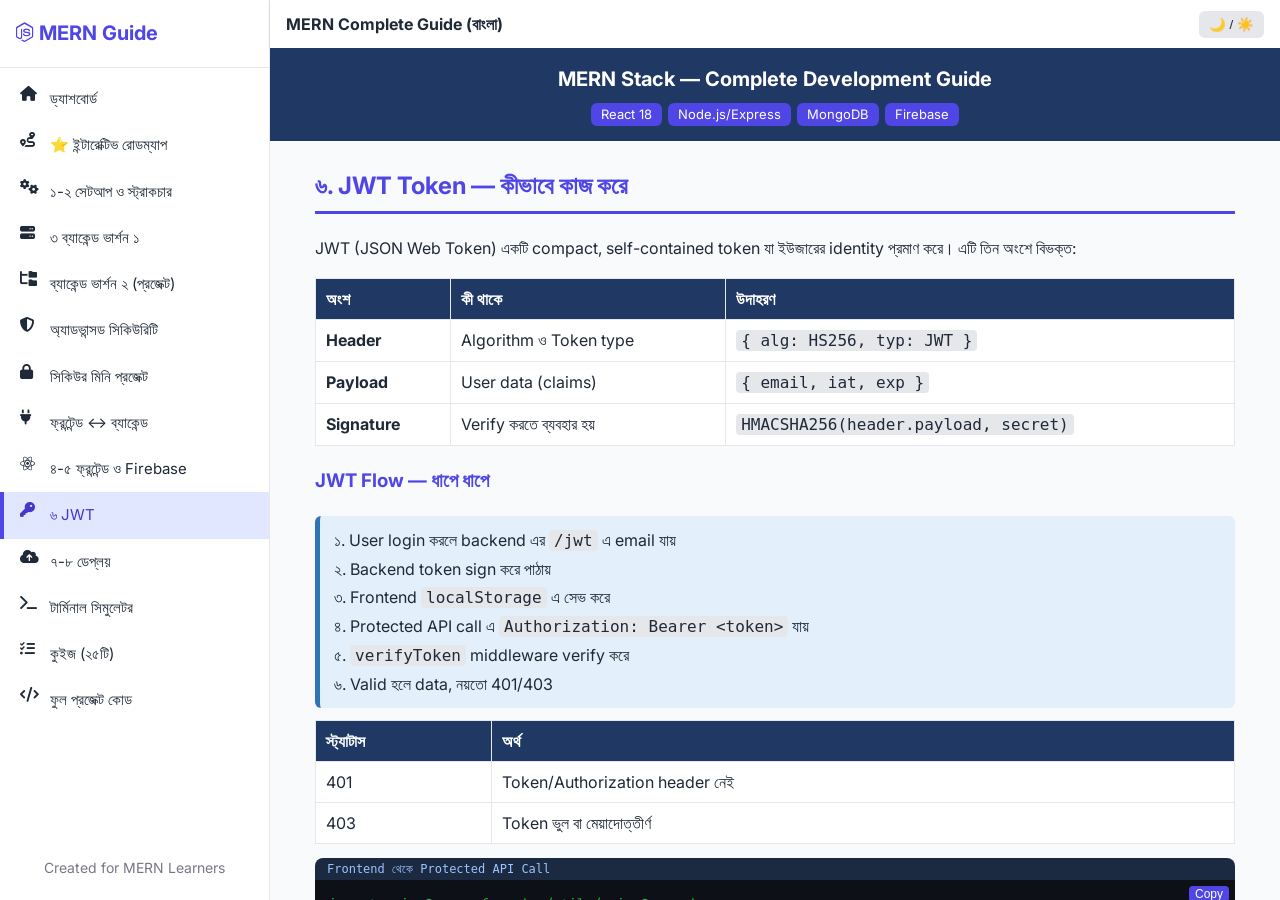
<file: jwt.html>
<!DOCTYPE html><html lang="bn"><head><meta charset="utf-8"><meta name="viewport" content="width=device-width,initial-scale=1"><title>JWT — MERN Guide</title><link rel="stylesheet" href="style.css"></head><body data-p="jwt"><main>
<h2>৬. JWT Token — কীভাবে কাজ করে</h2>
<p>JWT (JSON Web Token) একটি compact, self-contained token যা ইউজারের identity প্রমাণ করে। এটি তিন অংশে বিভক্ত:</p>
<table><tr><th>অংশ</th><th>কী থাকে</th><th>উদাহরণ</th></tr>
<tr><td><b>Header</b></td><td>Algorithm ও Token type</td><td><code>{ alg: HS256, typ: JWT }</code></td></tr>
<tr><td><b>Payload</b></td><td>User data (claims)</td><td><code>{ email, iat, exp }</code></td></tr>
<tr><td><b>Signature</b></td><td>Verify করতে ব্যবহার হয়</td><td><code>HMACSHA256(header.payload, secret)</code></td></tr></table>
<h3>JWT Flow — ধাপে ধাপে</h3>
<div class="box i">১. User login করলে backend এর <code>/jwt</code> এ email যায়<br>২. Backend token sign করে পাঠায়<br>৩. Frontend <code>localStorage</code> এ সেভ করে<br>৪. Protected API call এ <code>Authorization: Bearer &lt;token&gt;</code> যায়<br>৫. <code>verifyToken</code> middleware verify করে<br>৬. Valid হলে data, নয়তো 401/403</div>
<table><tr><th>স্ট্যাটাস</th><th>অর্থ</th></tr><tr><td>401</td><td>Token/Authorization header নেই</td></tr><tr><td>403</td><td>Token ভুল বা মেয়াদোত্তীর্ণ</td></tr></table>
<script type="text/plain" data-f="Frontend থেকে Protected API Call">
import axiosSecure from '../utils/axiosSecure';

const fetchUsers = async () => {
  // interceptor নিজেই header এ টোকেন বসিয়ে দেবে
  const res = await axiosSecure.get('/api/users');
  console.log(res.data); // ইউজারদের তালিকা
};
</script>
<div class="box w">⚠️ JWT_SECRET কখনো frontend এ বা GitHub এ রাখবে না। শুধু backend এর env এ।</div>
</main><script src="app.js"></script></body></html>
</file>
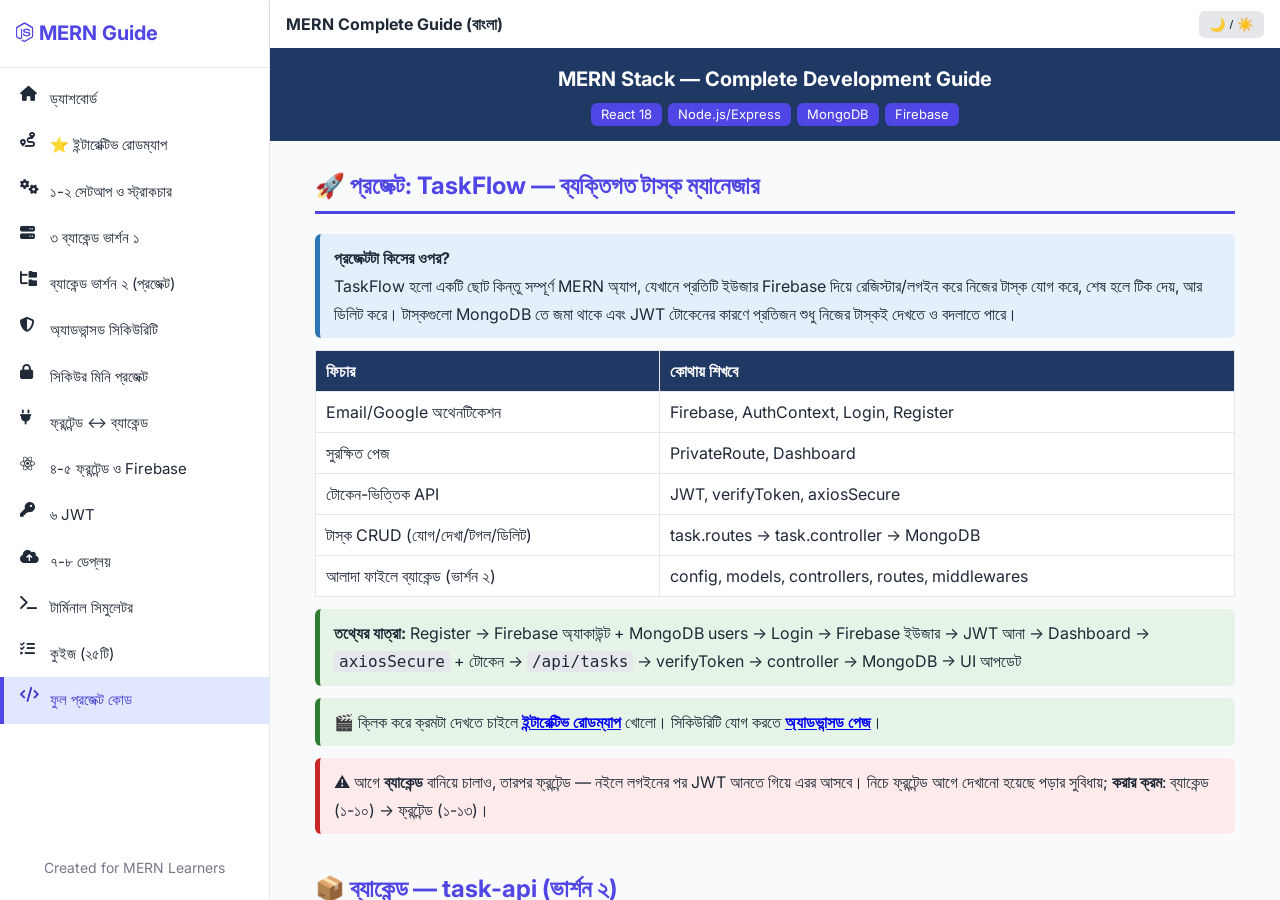
<file: project.html>
<!DOCTYPE html><html lang="bn"><head><meta charset="utf-8"><meta name="viewport" content="width=device-width,initial-scale=1"><title>ফুল প্রজেক্ট — MERN Guide</title><link rel="stylesheet" href="style.css"></head><body data-p="project"><main>
<h2>🚀 প্রজেক্ট: TaskFlow — ব্যক্তিগত টাস্ক ম্যানেজার</h2>
<div class="box i"><b>প্রজেক্টটা কিসের ওপর?</b><br>TaskFlow হলো একটি ছোট কিন্তু সম্পূর্ণ MERN অ্যাপ, যেখানে প্রতিটি ইউজার Firebase দিয়ে রেজিস্টার/লগইন করে নিজের টাস্ক যোগ করে, শেষ হলে টিক দেয়, আর ডিলিট করে। টাস্কগুলো MongoDB তে জমা থাকে এবং JWT টোকেনের কারণে প্রতিজন শুধু নিজের টাস্কই দেখতে ও বদলাতে পারে।</div>
<table><tr><th>ফিচার</th><th>কোথায় শিখবে</th></tr>
<tr><td>Email/Google অথেনটিকেশন</td><td>Firebase, AuthContext, Login, Register</td></tr>
<tr><td>সুরক্ষিত পেজ</td><td>PrivateRoute, Dashboard</td></tr>
<tr><td>টোকেন-ভিত্তিক API</td><td>JWT, verifyToken, axiosSecure</td></tr>
<tr><td>টাস্ক CRUD (যোগ/দেখা/টগল/ডিলিট)</td><td>task.routes → task.controller → MongoDB</td></tr>
<tr><td>আলাদা ফাইলে ব্যাকেন্ড (ভার্শন ২)</td><td>config, models, controllers, routes, middlewares</td></tr></table>
<div class="box s"><b>তথ্যের যাত্রা:</b> Register → Firebase অ্যাকাউন্ট + MongoDB users → Login → Firebase ইউজার → JWT আনা → Dashboard → <code>axiosSecure</code> + টোকেন → <code>/api/tasks</code> → verifyToken → controller → MongoDB → UI আপডেট</div>
<div class="box s">🎬 ক্লিক করে ক্রমটা দেখতে চাইলে <a href="roadmap.html"><b>ইন্টারেক্টিভ রোডম্যাপ</b></a> খোলো। সিকিউরিটি যোগ করতে <a href="advanced.html"><b>অ্যাডভান্সড পেজ</b></a>।</div>
<div class="box w">⚠️ আগে <b>ব্যাকেন্ড</b> বানিয়ে চালাও, তারপর ফ্রন্টেন্ড — নইলে লগইনের পর JWT আনতে গিয়ে এরর আসবে। নিচে ফ্রন্টেন্ড আগে দেখানো হয়েছে পড়ার সুবিধায়; <b>করার ক্রম</b>: ব্যাকেন্ড (১-১০) → ফ্রন্টেন্ড (১-১৩)।</div>
<h2>📦 ব্যাকেন্ড — task-api (ভার্শন ২)</h2>
<script type="text/plain" data-f="ফাইল স্ট্রাকচার">
task-api/
├── index.js                      # সার্ভার চালু
├── app.js                        # Express কনফিগ
├── config/db.js                  # MongoDB কানেকশন
├── routes/
│   ├── auth.routes.js            # /api/auth
│   ├── user.routes.js            # /api/users
│   └── task.routes.js            # /api/tasks
├── controllers/
│   ├── auth.controller.js
│   ├── user.controller.js
│   └── task.controller.js
├── models/
│   ├── user.model.js
│   └── task.model.js
├── middlewares/verifyToken.js    # JWT যাচাই
├── .env  .gitignore  vercel.json  package.json
</script>
<h3>কোনটা আগে, কোনটা পরে — এক নজরে</h3>
<table><tr><th>ক্রম</th><th>ফাইল</th><th>কাজ</th></tr>
<tr><td>1</td><td><code>package.json</code></td><td>প্যাকেজ তালিকা ও scripts। npm init -y ও npm install দিলে নিজে তৈরি হয়; এখানে শুধু দেখার জন্য।</td></tr>
<tr><td>2</td><td><code>.env</code> , <code>.gitignore</code></td><td>সিক্রেট কী রাখে ও গিটে যাওয়া আটকায়।</td></tr>
<tr><td>3</td><td><code>config/db.js</code></td><td>MongoDB তে কানেক্ট করে এবং getDB() দেয়।</td></tr>
<tr><td>4</td><td><code>models/user.model.js</code> , <code>models/task.model.js</code></td><td>users ও tasks collection এর হেল্পার।</td></tr>
<tr><td>5</td><td><code>middlewares/verifyToken.js</code></td><td>JWT যাচাই করে; ঠিক হলে req.decoded এ email রাখে।</td></tr>
<tr><td>6</td><td><code>controllers/auth.controller.js</code> , <code>controllers/user.controller.js</code> , <code>controllers/task.controller.js</code></td><td>আসল লজিক: টোকেন তৈরি, ইউজার সেভ, টাস্কের CRUD।</td></tr>
<tr><td>7</td><td><code>routes/auth.routes.js</code> , <code>routes/user.routes.js</code> , <code>routes/task.routes.js</code></td><td>URL কে controller এর সাথে জোড়ে (task রুট verifyToken দিয়ে সুরক্ষিত)।</td></tr>
<tr><td>8</td><td><code>app.js</code></td><td>Express কনফিগ: CORS, JSON, সব রুট যুক্ত করা, ৪০৪/৫০০ হ্যান্ডলার।</td></tr>
<tr><td>9</td><td><code>index.js</code></td><td>env লোড, DB কানেক্ট, তারপর সার্ভার চালু।</td></tr>
<tr><td>10</td><td><code>vercel.json</code></td><td>Vercel এ ডেপ্লয়ের কনফিগ (JSON, তাই কমেন্ট নেই)।</td></tr>
</table>
<h3>ধাপ 1: package.json</h3>
<div class="box i"><b>কাজ:</b> প্যাকেজ তালিকা ও scripts। npm init -y ও npm install দিলে নিজে তৈরি হয়; এখানে শুধু দেখার জন্য।<br><b>ক্রম কেন:</b> প্রথমে — প্রজেক্ট ও প্যাকেজ ছাড়া কিছুই চলবে না।</div>
<script type="text/plain" data-f="package.json (JSON এ কমেন্ট চলে না)">
{
  "name": "task-api",
  "version": "1.0.0",
  "main": "index.js",
  "scripts": {
    "start": "node index.js",
    "dev": "nodemon index.js"
  },
  "dependencies": {
    "cors": "^2.8.5",
    "dotenv": "^16.4.5",
    "express": "^4.19.2",
    "jsonwebtoken": "^9.0.2",
    "mongodb": "^6.5.0"
  },
  "devDependencies": { "nodemon": "^3.1.0" }
}
</script>
<h3>ধাপ 2: env ও gitignore</h3>
<div class="box i"><b>কাজ:</b> সিক্রেট কী রাখে ও গিটে যাওয়া আটকায়।<br><b>ক্রম কেন:</b> আগে — config/db.js ও verifyToken এগুলো পড়ে।</div>
<script type="text/plain" data-f=".env">
# সার্ভারের পোর্ট
PORT=5000
# MongoDB Atlas এর ইউজার ও পাসওয়ার্ড
DB_USER=your_mongodb_username
DB_PASS=your_mongodb_password
# JWT সাইন করার গোপন কী (কখনো শেয়ার করবে না)
JWT_SECRET=your_super_secret_key_here
</script>
<script type="text/plain" data-f=".gitignore">
# প্যাকেজ ফোল্ডার — npm install এ আবার তৈরি হয়
node_modules
# সিক্রেট কী — কখনো GitHub এ যাবে না
.env
</script>
<h3>ধাপ 3: config/db.js</h3>
<div class="box i"><b>কাজ:</b> MongoDB তে কানেক্ট করে এবং getDB() দেয়।<br><b>ক্রম কেন:</b> models এর আগে — models এটা ব্যবহার করে।</div>
<script type="text/plain" data-f="config/db.js">
const { MongoClient, ServerApiVersion } = require('mongodb');

// .env এর ইউজার ও পাসওয়ার্ড দিয়ে কানেকশন স্ট্রিং
const uri = `mongodb+srv://${process.env.DB_USER}:${process.env.DB_PASS}@cluster0.xxxx.mongodb.net/`;
const client = new MongoClient(uri, {
  serverApi: { version: ServerApiVersion.v1, strict: true, deprecationErrors: true },
});

let connected = false; // বারবার কানেক্ট এড়াতে

// ডাটাবেজে কানেক্ট করার ফাংশন
const connectDB = async () => {
  if (!connected) {
    await client.connect();
    connected = true;
    console.log('MongoDB Connected');
  }
};

// ডাটাবেজ অবজেক্ট ফেরত দেয় (models এ ব্যবহার হয়)
const getDB = () => client.db('taskDB');

module.exports = { connectDB, getDB };
</script>
<h3>ধাপ 4: models/</h3>
<div class="box i"><b>কাজ:</b> users ও tasks collection এর হেল্পার।<br><b>ক্রম কেন:</b> db.js এর পরে, controllers এর আগে।</div>
<script type="text/plain" data-f="models/user.model.js">
const { getDB } = require('../config/db');
// users collection ফেরত দেয়
module.exports = () => getDB().collection('users');
</script>
<script type="text/plain" data-f="models/task.model.js">
const { getDB } = require('../config/db');
// tasks collection ফেরত দেয় — controller এ Tasks().find() ভাবে ব্যবহার হবে
module.exports = () => getDB().collection('tasks');
</script>
<h3>ধাপ 5: middlewares/verifyToken.js</h3>
<div class="box i"><b>কাজ:</b> JWT যাচাই করে; ঠিক হলে req.decoded এ email রাখে।<br><b>ক্রম কেন:</b> routes এর আগে — task.routes এটা ব্যবহার করে।</div>
<script type="text/plain" data-f="middlewares/verifyToken.js">
const jwt = require('jsonwebtoken');

const verifyToken = (req, res, next) => {
  const authHeader = req.headers.authorization; // "Bearer xxxxx"
  // হেডার না থাকলে ৪০১
  if (!authHeader) return res.status(401).send({ message: 'Unauthorized access' });
  const token = authHeader.split(' ')[1]; // শুধু টোকেন অংশ
  jwt.verify(token, process.env.JWT_SECRET, (err, decoded) => {
    // টোকেন ভুল বা মেয়াদ শেষ হলে ৪০৩
    if (err) return res.status(403).send({ message: 'Forbidden access' });
    req.decoded = decoded; // ইউজারের email পরের ফাংশনে পাওয়া যাবে
    next(); // পরের ধাপে যাও
  });
};
module.exports = verifyToken;
</script>
<h3>ধাপ 6: controllers/</h3>
<div class="box i"><b>কাজ:</b> আসল লজিক: টোকেন তৈরি, ইউজার সেভ, টাস্কের CRUD।<br><b>ক্রম কেন:</b> models ও middleware এর পরে, routes এর আগে।</div>
<script type="text/plain" data-f="controllers/auth.controller.js">
const jwt = require('jsonwebtoken');

// POST /api/auth/jwt — { email } নিয়ে টোকেন বানায়
exports.createToken = (req, res) => {
  const token = jwt.sign({ email: req.body.email }, process.env.JWT_SECRET, { expiresIn: '1h' }); // ১ ঘণ্টা মেয়াদ
  res.send({ token });
};
</script>
<script type="text/plain" data-f="controllers/user.controller.js">
const Users = require('../models/user.model');

// POST /api/users — নতুন ইউজার সেভ (ডুপ্লিকেট এড়িয়ে)
exports.saveUser = async (req, res) => {
  const exists = await Users().findOne({ email: req.body.email });
  if (exists) return res.send({ message: 'User already exists', insertedId: null });
  res.send(await Users().insertOne(req.body));
};
</script>
<script type="text/plain" data-f="controllers/task.controller.js">
const { ObjectId } = require('mongodb');
const Tasks = require('../models/task.model');

// GET /api/tasks — শুধু নিজের টাস্ক
exports.getTasks = async (req, res) => {
  const list = await Tasks().find({ owner: req.decoded.email }).toArray(); // decoded থেকে email
  res.send(list);
};

// POST /api/tasks — নতুন টাস্ক
exports.addTask = async (req, res) => {
  const task = { title: req.body.title, done: false, owner: req.decoded.email, createdAt: new Date() };
  res.send(await Tasks().insertOne(task));
};

// PATCH /api/tasks/:id — শেষ/অশেষ টগল
exports.toggleTask = async (req, res) => {
  const filter = { _id: new ObjectId(req.params.id), owner: req.decoded.email }; // মালিক চেক
  res.send(await Tasks().updateOne(filter, { $set: { done: req.body.done } }));
};

// DELETE /api/tasks/:id — ডিলিট
exports.deleteTask = async (req, res) => {
  res.send(await Tasks().deleteOne({ _id: new ObjectId(req.params.id), owner: req.decoded.email }));
};
</script>
<h3>ধাপ 7: routes/</h3>
<div class="box i"><b>কাজ:</b> URL কে controller এর সাথে জোড়ে (task রুট verifyToken দিয়ে সুরক্ষিত)।<br><b>ক্রম কেন:</b> controllers তৈরির পরে।</div>
<script type="text/plain" data-f="routes/auth.routes.js">
const router = require('express').Router();
const { createToken } = require('../controllers/auth.controller');
router.post('/jwt', createToken); // POST /api/auth/jwt
module.exports = router;
</script>
<script type="text/plain" data-f="routes/user.routes.js">
const router = require('express').Router();
const { saveUser } = require('../controllers/user.controller');
router.post('/', saveUser); // POST /api/users
module.exports = router;
</script>
<script type="text/plain" data-f="routes/task.routes.js">
const router = require('express').Router();
const verifyToken = require('../middlewares/verifyToken');
const { getTasks, addTask, toggleTask, deleteTask } = require('../controllers/task.controller');

router.use(verifyToken); // নিচের সব রুট প্রোটেক্টেড

router.get('/', getTasks);          // GET    /api/tasks
router.post('/', addTask);          // POST   /api/tasks
router.patch('/:id', toggleTask);   // PATCH  /api/tasks/:id
router.delete('/:id', deleteTask);  // DELETE /api/tasks/:id
module.exports = router;
</script>
<h3>ধাপ 8: app.js</h3>
<div class="box i"><b>কাজ:</b> Express কনফিগ: CORS, JSON, সব রুট যুক্ত করা, ৪০৪/৫০০ হ্যান্ডলার।<br><b>ক্রম কেন:</b> routes এর পরে।</div>
<script type="text/plain" data-f="app.js">
const express = require('express');
const cors = require('cors');

const app = express();

// কোন কোন frontend থেকে রিকোয়েস্ট আসতে পারবে (CORS)
app.use(cors({
  origin: ['http://localhost:5173', 'https://your-project.web.app', 'https://your-frontend.vercel.app'],
  credentials: true,
}));
app.use(express.json()); // JSON বডি পড়ার জন্য

// রুট যুক্ত করা — প্রতিটি রুট ফাইলের একটি prefix আছে
app.use('/api/auth', require('./routes/auth.routes'));
app.use('/api/users', require('./routes/user.routes'));
app.use('/api/tasks', require('./routes/task.routes'));

app.get('/', (req, res) => res.send('Task API running!')); // সার্ভার ঠিক আছে কিনা চেক

// অজানা পথের জন্য ৪০৪
app.use((req, res) => res.status(404).send({ message: 'Route not found' }));
// ভেতরের এরর ধরার জন্য
app.use((err, req, res, next) => res.status(500).send({ message: err.message }));

module.exports = app;
</script>
<h3>ধাপ 9: index.js</h3>
<div class="box i"><b>কাজ:</b> env লোড, DB কানেক্ট, তারপর সার্ভার চালু।<br><b>ক্রম কেন:</b> app.js এর পরে — শেষ কোড ফাইল।</div>
<script type="text/plain" data-f="index.js">
require('dotenv').config(); // সবার আগে .env লোড
const app = require('./app');
const { connectDB } = require('./config/db');

const port = process.env.PORT || 5000;

// আগে ডাটাবেজ কানেক্ট, তারপর সার্ভার চালু
connectDB()
  .then(() => app.listen(port, () => console.log(`Server running on port ${port}`)))
  .catch(console.dir);
</script>
<h3>ধাপ 10: vercel.json</h3>
<div class="box i"><b>কাজ:</b> Vercel এ ডেপ্লয়ের কনফিগ (JSON, তাই কমেন্ট নেই)।<br><b>ক্রম কেন:</b> ডেপ্লয়ের আগে।</div>
<script type="text/plain" data-f="vercel.json">
{
  "version": 2,
  "builds": [{ "src": "index.js", "use": "@vercel/node" }],
  "routes": [{ "src": "/(.*)", "dest": "index.js" }]
}
</script>
<h2>🎨 ফ্রন্টেন্ড — my-project</h2>
<script type="text/plain" data-f="ফাইল স্ট্রাকচার">
my-project/
├── public/            # favicon ইত্যাদি
├── src/
│   ├── assets/        # ছবি, ফন্ট, আইকন
│   ├── components/    # Navbar, Footer, Loader (রিইউজেবল)
│   ├── pages/         # Home, Login, Register, Dashboard
│   ├── routes/        # Router.jsx, PrivateRoute.jsx
│   ├── context/       # AuthContext.jsx
│   ├── hooks/         # useAuth.js
│   ├── utils/         # axiosSecure.js
│   ├── firebase/      # firebase.config.js
│   ├── App.jsx
│   └── main.jsx
├── .env.local         # সিক্রেট কী (গিটে দিও না)
└── tailwind.config.js
</script>
<h3>কোনটা আগে, কোনটা পরে — এক নজরে</h3>
<table><tr><th>ক্রম</th><th>ফাইল</th><th>কাজ</th></tr>
<tr><td>1</td><td><code>tailwind.config.js</code> , <code>src/index.css</code></td><td>Tailwind + DaisyUI চালু করে, যাতে btn, card, input ক্লাস কাজ করে।</td></tr>
<tr><td>2</td><td><code>.env.local</code></td><td>Firebase এর কী ও ব্যাকেন্ডের URL রাখে। গিটে যাবে না।</td></tr>
<tr><td>3</td><td><code>src/firebase/firebase.config.js</code></td><td>Firebase চালু করে auth অবজেক্ট এক্সপোর্ট করে।</td></tr>
<tr><td>4</td><td><code>src/context/AuthContext.jsx</code></td><td>লগইন/রেজিস্টার/লগআউট ও বর্তমান ইউজার পুরো অ্যাপে দেয়; লগইনের পর ব্যাকেন্ড থেকে JWT আনে।</td></tr>
<tr><td>5</td><td><code>src/hooks/useAuth.js</code></td><td>AuthContext সহজে ব্যবহারের ছোট হুক।</td></tr>
<tr><td>6</td><td><code>src/utils/axiosSecure.js</code></td><td>প্রতি API রিকোয়েস্টে টোকেন জুড়ে দেয়; ৪০১/৪০৩ এ লগইনে পাঠায়।</td></tr>
<tr><td>7</td><td><code>public/</code></td><td>public/ — favicon; assets/ — ছবি, ফন্ট, আইকন।</td></tr>
<tr><td>8</td><td><code>src/components/Loader.jsx</code> , <code>src/components/Navbar.jsx</code> , <code>src/components/Footer.jsx</code></td><td>Loader — স্পিনার; Navbar — মেনু (লগইন অনুযায়ী বদলায়); Footer — নিচের অংশ।</td></tr>
<tr><td>9</td><td><code>src/routes/PrivateRoute.jsx</code></td><td>লগইন ছাড়া প্রোটেক্টেড পেজে ঢুকতে দেয় না, /login এ পাঠায়।</td></tr>
<tr><td>10</td><td><code>src/pages/Home.jsx</code> , <code>src/pages/Login.jsx</code> , <code>src/pages/Register.jsx</code> , <code>src/pages/Dashboard.jsx</code></td><td>Home — স্বাগতম; Login/Register — অথ ফর্ম; Dashboard — টাস্ক যোগ/টগল/ডিলিট (Task API কল)।</td></tr>
<tr><td>11</td><td><code>src/App.jsx</code></td><td>সব পেজের কাঠামো: Navbar + Outlet + Footer।</td></tr>
<tr><td>12</td><td><code>src/routes/Router.jsx</code></td><td>কোন URL এ কোন পেজ দেখাবে তা ঠিক করে।</td></tr>
<tr><td>13</td><td><code>src/main.jsx</code></td><td>অ্যাপের প্রবেশদ্বার — AuthProvider ও Router চালু করে।</td></tr>
</table>
<h3>ধাপ 1: Tailwind ও DaisyUI</h3>
<div class="box i"><b>কাজ:</b> Tailwind + DaisyUI চালু করে, যাতে btn, card, input ক্লাস কাজ করে।<br><b>ক্রম কেন:</b> সবার আগে — নইলে কোনো পেজেই স্টাইল আসবে না।</div>
<script type="text/plain" data-f="tailwind.config.js">
/** @type {import('tailwindcss').Config} */
export default {
  // কোন কোন ফাইলে Tailwind ক্লাস খুঁজবে
  content: ['./index.html', './src/**/*.{js,ts,jsx,tsx}'],
  theme: { extend: {} },
  // DaisyUI প্লাগইন যুক্ত করা
  plugins: [require('daisyui')],
  daisyui: { themes: ['light', 'dark', 'cupcake', 'cyberpunk'] }, // থিম লিস্ট
};
</script>
<script type="text/plain" data-f="src/index.css">
/* Tailwind এর তিনটি লেয়ার ইমপোর্ট */
@tailwind base;
@tailwind components;
@tailwind utilities;
</script>
<h3>ধাপ 2: সিক্রেট কী</h3>
<div class="box i"><b>কাজ:</b> Firebase এর কী ও ব্যাকেন্ডের URL রাখে। গিটে যাবে না।<br><b>ক্রম কেন:</b> আগে — কারণ firebase.config ও axiosSecure এটা থেকে পড়ে।</div>
<script type="text/plain" data-f=".env.local">
# Firebase Console → Project Settings থেকে এই মানগুলো নাও
VITE_FIREBASE_API_KEY=your_api_key
VITE_FIREBASE_AUTH_DOMAIN=your_project.firebaseapp.com
VITE_FIREBASE_PROJECT_ID=your_project_id
VITE_FIREBASE_STORAGE_BUCKET=your_project.appspot.com
VITE_FIREBASE_MESSAGING_SENDER_ID=123456789
VITE_FIREBASE_APP_ID=1:123456789:web:abcdef
# ব্যাকেন্ডের ঠিকানা (ডেপ্লয়ের পর Vercel URL দেবে)
VITE_API_URL=http://localhost:5000
</script>
<h3>ধাপ 3: Firebase কনফিগ</h3>
<div class="box i"><b>কাজ:</b> Firebase চালু করে auth অবজেক্ট এক্সপোর্ট করে।<br><b>ক্রম কেন:</b> env এর পরে — AuthContext এটা import করবে।</div>
<script type="text/plain" data-f="src/firebase/firebase.config.js">
import { initializeApp } from 'firebase/app';
import { getAuth } from 'firebase/auth';
// কী গুলো .env.local থেকে আসে (VITE_ prefix বাধ্যতামূলক)
const firebaseConfig = {
  apiKey: import.meta.env.VITE_FIREBASE_API_KEY,
  authDomain: import.meta.env.VITE_FIREBASE_AUTH_DOMAIN,
  projectId: import.meta.env.VITE_FIREBASE_PROJECT_ID,
  storageBucket: import.meta.env.VITE_FIREBASE_STORAGE_BUCKET,
  messagingSenderId: import.meta.env.VITE_FIREBASE_MESSAGING_SENDER_ID,
  appId: import.meta.env.VITE_FIREBASE_APP_ID,
};
const app = initializeApp(firebaseConfig);
export const auth = getAuth(app); // অথ অবজেক্ট এক্সপোর্ট
export default app;
</script>
<h3>ধাপ 4: AuthContext</h3>
<div class="box i"><b>কাজ:</b> লগইন/রেজিস্টার/লগআউট ও বর্তমান ইউজার পুরো অ্যাপে দেয়; লগইনের পর ব্যাকেন্ড থেকে JWT আনে।<br><b>ক্রম কেন:</b> Firebase কনফিগের পরে; বাকি প্রায় সব ফাইল এর ওপর নির্ভর করে।</div>
<script type="text/plain" data-f="src/context/AuthContext.jsx">
import { createContext, useEffect, useState } from 'react';
import { createUserWithEmailAndPassword, signInWithEmailAndPassword, signOut,
  onAuthStateChanged, GoogleAuthProvider, signInWithPopup, updateProfile } from 'firebase/auth';
import { auth } from '../firebase/firebase.config';
import axios from 'axios';

export const AuthContext = createContext(null);
const googleProvider = new GoogleAuthProvider();

const AuthProvider = ({ children }) => {
  const [user, setUser] = useState(null);
  const [loading, setLoading] = useState(true);

  const register = (email, password) => { setLoading(true); return createUserWithEmailAndPassword(auth, email, password); }; // Email Register
  const login = (email, password) => { setLoading(true); return signInWithEmailAndPassword(auth, email, password); };       // Email Login
  const googleLogin = () => { setLoading(true); return signInWithPopup(auth, googleProvider); };                           // Google Login
  const logout = async () => { localStorage.removeItem('access-token'); return signOut(auth); };                         // Logout
  const updateUserProfile = (name, photo) => updateProfile(auth.currentUser, { displayName: name, photoURL: photo });     // প্রোফাইল আপডেট

  // Auth অবস্থা পরিবর্তন হলে চলে + JWT টোকেন নেওয়া
  useEffect(() => {
    const unsubscribe = onAuthStateChanged(auth, async (currentUser) => {
      setUser(currentUser);
      if (currentUser?.email) {
        // ব্যাকেন্ড থেকে JWT নিয়ে localStorage এ রাখো
        const res = await axios.post(`${import.meta.env.VITE_API_URL}/api/auth/jwt`, { email: currentUser.email });
        localStorage.setItem('access-token', res.data.token);
      } else {
        localStorage.removeItem('access-token'); // লগআউট হলে মুছে দাও
      }
      setLoading(false);
    });
    return () => unsubscribe(); // ক্লিনআপ
  }, []);

  const authInfo = { user, loading, register, login, googleLogin, logout, updateUserProfile };
  return <AuthContext.Provider value={authInfo}>{children}</AuthContext.Provider>;
};
export default AuthProvider;
</script>
<h3>ধাপ 5: useAuth হুক</h3>
<div class="box i"><b>কাজ:</b> AuthContext সহজে ব্যবহারের ছোট হুক।<br><b>ক্রম কেন:</b> Context এর পরে — পেজ ও কম্পোনেন্ট এটাই ব্যবহার করবে।</div>
<script type="text/plain" data-f="src/hooks/useAuth.js">
import { useContext } from 'react';
import { AuthContext } from '../context/AuthContext';
// Custom hook: যেকোনো কম্পোনেন্টে useAuth() দিয়ে ইউজার পাওয়া যাবে
const useAuth = () => useContext(AuthContext);
export default useAuth;
</script>
<h3>ধাপ 6: axiosSecure</h3>
<div class="box i"><b>কাজ:</b> প্রতি API রিকোয়েস্টে টোকেন জুড়ে দেয়; ৪০১/৪০৩ এ লগইনে পাঠায়।<br><b>ক্রম কেন:</b> পেজ বানানোর আগে — Dashboard এটা দিয়ে ব্যাকেন্ডে কথা বলে।</div>
<script type="text/plain" data-f="src/utils/axiosSecure.js">
import axios from 'axios';
// বেস URL সেট করা
const axiosSecure = axios.create({ baseURL: import.meta.env.VITE_API_URL || 'http://localhost:5000' });

// Request interceptor — প্রতি রিকোয়েস্টে টোকেন জুড়ে দেয়
axiosSecure.interceptors.request.use((config) => {
  const token = localStorage.getItem('access-token');
  if (token) config.headers.authorization = `Bearer ${token}`;
  return config;
});

// Response interceptor — 401/403 হলে লগআউট
axiosSecure.interceptors.response.use((res) => res, (error) => {
  if (error.response?.status === 401 || error.response?.status === 403) {
    localStorage.removeItem('access-token');
    window.location.href = '/login';
  }
  return Promise.reject(error);
});
export default axiosSecure;
</script>
<h3>ধাপ 7: public ও assets</h3>
<div class="box i"><b>কাজ:</b> public/ — favicon; assets/ — ছবি, ফন্ট, আইকন।<br><b>ক্রম কেন:</b> যেকোনো সময়; ছবি লাগলে তখনই।</div>
<script type="text/plain" data-f="public/ ও src/assets/ (উদাহরণ)">
<!-- public/favicon.ico — index.html এ ট্যাব আইকন হিসেবে বসে -->
<link rel="icon" href="/favicon.ico" />

// src/assets/ এর ছবি কম্পোনেন্টে এভাবে ব্যবহার করো
import logo from '../assets/logo.png';
<img src={logo} alt='TaskFlow' className='w-10' />
</script>
<h3>ধাপ 8: রিইউজেবল কম্পোনেন্ট</h3>
<div class="box i"><b>কাজ:</b> Loader — স্পিনার; Navbar — মেনু (লগইন অনুযায়ী বদলায়); Footer — নিচের অংশ।<br><b>ক্রম কেন:</b> PrivateRoute ও App এর আগে — কারণ ওরা এগুলো import করে।</div>
<script type="text/plain" data-f="src/components/Loader.jsx">
// অথ/ডাটা লোড হওয়ার সময় স্পিনার দেখায়
const Loader = () => (
  <div className='flex justify-center items-center min-h-screen'>
    <span className='loading loading-spinner loading-lg text-primary'></span>
  </div>
);
export default Loader;
</script>
<script type="text/plain" data-f="src/components/Navbar.jsx">
import { Link, NavLink } from 'react-router-dom';
import useAuth from '../hooks/useAuth';

const Navbar = () => {
  const { user, logout } = useAuth(); // লগইন ইউজার ও logout ফাংশন
  return (
    <div className='navbar bg-base-200 px-6'>
      <Link to='/' className='btn btn-ghost text-xl flex-1'>TaskFlow</Link>
      <NavLink to='/' className='btn btn-sm btn-ghost'>Home</NavLink>
      {user ? (
        <>
          {/* লগইন থাকলে Dashboard ও Logout */}
          <NavLink to='/dashboard' className='btn btn-sm btn-ghost'>Dashboard</NavLink>
          <button onClick={logout} className='btn btn-sm btn-error ml-2'>Logout</button>
        </>
      ) : (
        <>
          {/* লগইন না থাকলে Login ও Register */}
          <NavLink to='/login' className='btn btn-sm btn-primary ml-2'>Login</NavLink>
          <NavLink to='/register' className='btn btn-sm btn-outline ml-2'>Register</NavLink>
        </>
      )}
    </div>
  );
};
export default Navbar;
</script>
<script type="text/plain" data-f="src/components/Footer.jsx">
// সব পেজের নিচে একই ফুটার
const Footer = () => (
  <footer className='footer footer-center p-4 bg-base-200 text-sm'>
    <p>© 2025 TaskFlow — MERN Stack প্রজেক্ট</p>
  </footer>
);
export default Footer;
</script>
<h3>ধাপ 9: PrivateRoute</h3>
<div class="box i"><b>কাজ:</b> লগইন ছাড়া প্রোটেক্টেড পেজে ঢুকতে দেয় না, /login এ পাঠায়।<br><b>ক্রম কেন:</b> useAuth ও Loader তৈরির পরে, Router এর আগে।</div>
<script type="text/plain" data-f="src/routes/PrivateRoute.jsx">
import { Navigate, useLocation } from 'react-router-dom';
import useAuth from '../hooks/useAuth';
import Loader from '../components/Loader';

const PrivateRoute = ({ children }) => {
  const { user, loading } = useAuth();
  const location = useLocation();
  if (loading) return <Loader />; // Firebase চেক শেষ না হওয়া পর্যন্ত অপেক্ষা
  // লগইন না থাকলে /login এ পাঠাও, আগের লোকেশন মনে রাখো
  if (!user) return <Navigate to='/login' state={{ from: location }} replace />;
  return children; // লগইন থাকলে পেজ দেখাও
};
export default PrivateRoute;
</script>
<h3>ধাপ 10: পেজগুলো</h3>
<div class="box i"><b>কাজ:</b> Home — স্বাগতম; Login/Register — অথ ফর্ম; Dashboard — টাস্ক যোগ/টগল/ডিলিট (Task API কল)।<br><b>ক্রম কেন:</b> হুক ও axiosSecure এর পরে। ব্যাকেন্ড চালু থাকলে Dashboard টেস্ট করা যাবে।</div>
<script type="text/plain" data-f="src/pages/Home.jsx">
import { Link } from 'react-router-dom';
import useAuth from '../hooks/useAuth';

const Home = () => {
  const { user } = useAuth();
  return (
    <div className='hero min-h-[70vh]'>
      <div className='text-center'>
        <h1 className='text-5xl font-bold'>TaskFlow</h1>
        <p className='py-6'>তোমার দৈনিক কাজ সাজাও — নিরাপদে, নিজের অ্যাকাউন্টে।</p>
        {/* লগইন থাকলে Dashboard এ, নইলে Login এ পাঠাও */}
        <Link to={user ? '/dashboard' : '/login'} className='btn btn-primary'>শুরু করো</Link>
      </div>
    </div>
  );
};
export default Home;
</script>
<script type="text/plain" data-f="src/pages/Login.jsx">
import { useState } from 'react';
import { Link, useNavigate, useLocation } from 'react-router-dom';
import useAuth from '../hooks/useAuth';

const Login = () => {
  const { login, googleLogin } = useAuth();
  const navigate = useNavigate();
  const from = useLocation().state?.from?.pathname || '/'; // লগইনের পর কোথায় যাবে
  const [error, setError] = useState('');

  const handleLogin = async (e) => {
    e.preventDefault();
    setError('');
    try {
      await login(e.target.email.value, e.target.password.value);
      navigate(from, { replace: true }); // সফল হলে রিডাইরেক্ট
    } catch (err) { setError(err.message); } // ব্যর্থ হলে এরর দেখাও
  };
  const handleGoogle = async () => {
    try { await googleLogin(); navigate(from, { replace: true }); }
    catch (err) { setError(err.message); }
  };

  return (
    <div className='min-h-screen flex items-center justify-center bg-base-200'>
      <div className='card w-96 bg-base-100 shadow-xl'><div className='card-body'>
        <h2 className='card-title text-2xl font-bold'>Login</h2>
        {error && <p className='text-error text-sm'>{error}</p>}
        <form onSubmit={handleLogin} className='space-y-3'>
          <input name='email' type='email' placeholder='Email' className='input input-bordered w-full' required />
          <input name='password' type='password' placeholder='Password' className='input input-bordered w-full' required />
          <button className='btn btn-primary w-full'>Login</button>
        </form>
        <div className='divider'>OR</div>
        <button onClick={handleGoogle} className='btn btn-outline w-full'>Google দিয়ে Login</button>
        <p className='text-center text-sm'>Account নেই? <Link to='/register' className='link link-primary'>Register</Link></p>
      </div></div>
    </div>
  );
};
export default Login;
</script>
<script type="text/plain" data-f="src/pages/Register.jsx">
import { useState } from 'react';
import { Link, useNavigate } from 'react-router-dom';
import axios from 'axios';
import useAuth from '../hooks/useAuth';

const Register = () => {
  const { register, updateUserProfile } = useAuth();
  const navigate = useNavigate();
  const [error, setError] = useState('');

  const handleRegister = async (e) => {
    e.preventDefault();
    setError('');
    const f = e.target.elements; // ফর্মের ইনপুটগুলো
    try {
      await register(f.email.value, f.password.value);        // ১. Firebase এ অ্যাকাউন্ট
      await updateUserProfile(f.fullName.value, null);          // ২. নাম সেভ
      // ৩. আমাদের MongoDB তেও ইউজার সেভ (এখনো টোকেন নেই, তাই সাধারণ axios)
      await axios.post(`${import.meta.env.VITE_API_URL}/api/users`, { name: f.fullName.value, email: f.email.value });
      navigate('/dashboard', { replace: true }); // ৪. Dashboard এ যাও
    } catch (err) { setError(err.message); }
  };

  return (
    <div className='flex justify-center p-10'>
      <div className='card w-96 bg-base-100 shadow-xl'><div className='card-body'>
        <h2 className='card-title'>Register</h2>
        {error && <p className='text-error text-sm'>{error}</p>}
        <form onSubmit={handleRegister} className='space-y-3'>
          <input name='fullName' placeholder='নাম' className='input input-bordered w-full' required />
          <input name='email' type='email' placeholder='Email' className='input input-bordered w-full' required />
          <input name='password' type='password' placeholder='Password (কমপক্ষে ৬ অক্ষর)' className='input input-bordered w-full' required />
          <button className='btn btn-primary w-full'>Register</button>
        </form>
        <p className='text-sm text-center'>অ্যাকাউন্ট আছে? <Link to='/login' className='link link-primary'>Login</Link></p>
      </div></div>
    </div>
  );
};
export default Register;
</script>
<script type="text/plain" data-f="src/pages/Dashboard.jsx">
import { useEffect, useState } from 'react';
import axiosSecure from '../utils/axiosSecure'; // টোকেন সহ axios
import useAuth from '../hooks/useAuth';

export default function Dashboard() {
  const { user } = useAuth(); // নাম দেখানোর জন্য
  const [tasks, setTasks] = useState([]); // টাস্ক লিস্ট

  // GET /api/tasks — ব্যাকেন্ড থেকে টাস্ক আনা
  const load = async () => {
    const res = await axiosSecure.get('/api/tasks');
    setTasks(res.data); // state বদলালে UI আপডেট হয়
  };
  useEffect(() => { load(); }, []); // পেজ খুললে একবার

  // POST /api/tasks — নতুন টাস্ক
  const add = async (e) => {
    e.preventDefault();
    await axiosSecure.post('/api/tasks', { title: e.target.title.value });
    e.target.reset();
    load(); // তালিকা আবার আনো
  };

  // PATCH /api/tasks/:id — শেষ/অশেষ
  const toggle = async (t) => {
    await axiosSecure.patch(`/api/tasks/${t._id}`, { done: !t.done });
    load();
  };

  // DELETE /api/tasks/:id — ডিলিট
  const remove = async (id) => {
    await axiosSecure.delete(`/api/tasks/${id}`);
    load();
  };

  return (
    <div className='max-w-xl mx-auto p-6'>
      <h2 className='text-2xl font-bold mb-4'>স্বাগতম, {user?.displayName || user?.email}</h2>
      <form onSubmit={add} className='flex gap-2 mb-4'>
        <input name='title' placeholder='নতুন টাস্ক' className='input input-bordered flex-1' required />
        <button className='btn btn-primary'>যোগ</button>
      </form>
      {tasks.map((t) => (
        <div key={t._id} className='flex items-center gap-3 py-2 border-b'>
          <input type='checkbox' checked={t.done} onChange={() => toggle(t)} className='checkbox' />
          <span className={`flex-1 ${t.done ? 'line-through' : ''}`}>{t.title}</span>
          <button onClick={() => remove(t._id)} className='btn btn-xs btn-error'>ডিলিট</button>
        </div>
      ))}
    </div>
  );
}
</script>
<h3>ধাপ 11: App.jsx</h3>
<div class="box i"><b>কাজ:</b> সব পেজের কাঠামো: Navbar + Outlet + Footer।<br><b>ক্রম কেন:</b> পেজ ও কম্পোনেন্ট তৈরির পরে।</div>
<script type="text/plain" data-f="src/App.jsx">
import { Outlet } from 'react-router-dom';
import Navbar from './components/Navbar';
import Footer from './components/Footer';

// সব পেজের কাঠামো: Navbar + (পেজ) + Footer
const App = () => (
  <div className='min-h-screen flex flex-col'>
    <Navbar />
    <main className='flex-1'><Outlet /></main> {/* এখানে চাইল্ড রুটের পেজ বসে */}
    <Footer />
  </div>
);
export default App;
</script>
<h3>ধাপ 12: Router</h3>
<div class="box i"><b>কাজ:</b> কোন URL এ কোন পেজ দেখাবে তা ঠিক করে।<br><b>ক্রম কেন:</b> সব পেজ ও PrivateRoute তৈরির পরে।</div>
<script type="text/plain" data-f="src/routes/Router.jsx">
import { createBrowserRouter } from 'react-router-dom';
import App from '../App';
import Home from '../pages/Home';
import Login from '../pages/Login';
import Register from '../pages/Register';
import Dashboard from '../pages/Dashboard';
import PrivateRoute from './PrivateRoute';

// সব রুটের তালিকা — App হলো কাঠামো, children হলো পেজ
const router = createBrowserRouter([
  {
    path: '/',
    element: <App />,
    children: [
      { path: '/', element: <Home /> },
      { path: '/login', element: <Login /> },
      { path: '/register', element: <Register /> },
      // Dashboard শুধু লগইন ইউজারের জন্য
      { path: '/dashboard', element: <PrivateRoute><Dashboard /></PrivateRoute> },
    ],
  },
]);
export default router;
</script>
<h3>ধাপ 13: main.jsx</h3>
<div class="box i"><b>কাজ:</b> অ্যাপের প্রবেশদ্বার — AuthProvider ও Router চালু করে।<br><b>ক্রম কেন:</b> একদম শেষে — সবকিছু জোড়া লাগায়।</div>
<script type="text/plain" data-f="src/main.jsx">
import React from 'react';
import ReactDOM from 'react-dom/client';
import { RouterProvider } from 'react-router-dom';
import AuthProvider from './context/AuthContext';
import router from './routes/Router';
import './index.css';

// AuthProvider দিয়ে পুরো অ্যাপে ইউজার তথ্য শেয়ার
ReactDOM.createRoot(document.getElementById('root')).render(
  <React.StrictMode>
    <AuthProvider><RouterProvider router={router} /></AuthProvider>
  </React.StrictMode>
);
</script>
<h2>চালানো ও টেস্টের ধাপ</h2>
<script type="text/plain" data-f="Terminal">
# টার্মিনাল ১ — ব্যাকেন্ড
cd task-api && npm run dev       # → Server running on port 5000

# টার্মিনাল ২ — ফ্রন্টেন্ড
cd my-project && npm run dev     # → http://localhost:5173

# ব্রাউজারে: Register → Dashboard → টাস্ক যোগ → টিক → ডিলিট
# সমস্যা হলে F12 → Network ট্যাব দেখো (connect পেজের চেকলিস্ট)
</script>
<div class="box s">✅ চালু হলে <a href="deploy.html">ডেপ্লয় পেজ</a> দেখে Vercel/Firebase এ তুলে দাও, আর <code>VITE_API_URL</code> ও CORS origin বদলাতে ভুলো না।</div>
</main><script src="app.js"></script></body></html>
</file>
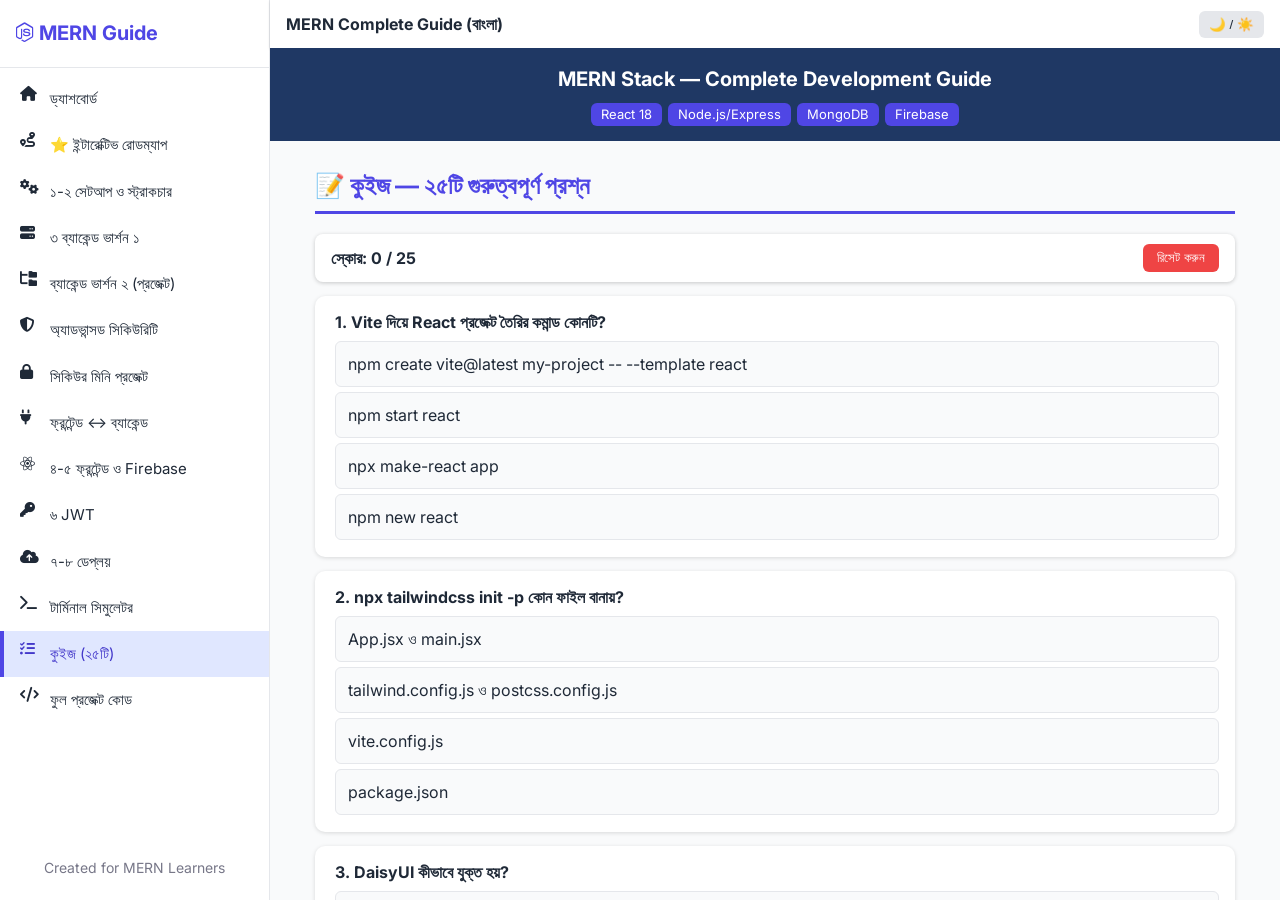
<file: quiz.html>
<!DOCTYPE html><html lang="bn"><head><meta charset="utf-8"><meta name="viewport" content="width=device-width,initial-scale=1"><title>কুইজ — MERN Guide</title><link rel="stylesheet" href="style.css"></head><body data-p="quiz"><main>
<h2>📝 কুইজ — ২৫টি গুরুত্বপূর্ণ প্রশ্ন</h2>
<div id="sc"><span id=sv>স্কোর: 0 / 25</span><button id=rs>রিসেট করুন</button></div><div id="quiz"></div>
<script>
// প্রশ্ন: [প্রশ্ন, [অপশন], সঠিক অপশনের ইনডেক্স, ব্যাখ্যা]
const Q=[
["Vite দিয়ে React প্রজেক্ট তৈরির কমান্ড কোনটি?",["npm create vite@latest my-project -- --template react","npm start react","npx make-react app","npm new react"],0,"npm create vite@latest দিয়ে Vite স্ক্যাফোল্ড হয়।"],
["npx tailwindcss init -p কোন ফাইল বানায়?",["App.jsx ও main.jsx","tailwind.config.js ও postcss.config.js","vite.config.js","package.json"],1,"-p ফ্ল্যাগ postcss কনফিগও তৈরি করে।"],
["DaisyUI কীভাবে যুক্ত হয়?",["index.html এ script দিয়ে","main.jsx এ import করে","tailwind.config.js এর plugins এ require('daisyui')","package.json এ scripts এ"],2,"plugins অ্যারেতে daisyui দিতে হয়।"],
["Vite এ frontend env variable এর prefix কী?",["REACT_APP_","NEXT_PUBLIC_","VITE_","ENV_"],2,"VITE_ ছাড়া import.meta.env এ পাওয়া যায় না।"],
["Backend এ nodemon কেন ব্যবহার হয়?",["কোড মিনিফাই করতে","ফাইল বদলালে সার্ভার অটো রিস্টার্ট করতে","ডাটাবেজ সংযোগে","টোকেন বানাতে"],1,"dev স্ক্রিপ্টে nodemon index.js দেওয়া হয়।"],
["Express এ JSON request body পড়তে কী লাগে?",["app.use(express.json())","app.use(cors())","app.parse()","require('body')"],0,"এটি ছাড়া req.body undefined থাকে।"],
["CORS Error এর সমাধান কী?",["Frontend পুনরায় ইনস্টল","Backend এর cors origin এ frontend URL যোগ","MongoDB রিস্টার্ট","Tailwind বদলানো"],1,"allowed origin লিস্টে URL দিতে হয়।"],
[".env ফাইল নিয়ে সঠিক নিয়ম কোনটি?",["GitHub এ push করা","Frontend এ কপি করা","কখনো push নয়, .gitignore এ রাখা","README এ লেখা"],2,"সিক্রেট কী লিক হলে বিপদ।"],
["JWT কয়টি অংশে বিভক্ত?",["২","৩","৪","৫"],1,"Header, Payload, Signature।"],
["JWT এর Signature এর কাজ কী?",["ডেটা সুন্দর দেখানো","টোকেন যাচাই (verify) করা","ডাটাবেজ কানেক্ট","CORS ঠিক করা"],1,"secret দিয়ে HMAC করে টোকেন বৈধ কিনা দেখা হয়।"],
["Authorization হেডারের সঠিক ফরম্যাট কোনটি?",["Token <token>","Bearer <token>","JWT: <token>","Auth=<token>"],1,"Backend split(' ')[1] দিয়ে টোকেন নেয়।"],
["Authorization header না থাকলে কোন স্ট্যাটাস দেওয়া হয়?",["200","401","403","404"],1,"401 = Unauthorized।"],
["টোকেন ভুল/মেয়াদোত্তীর্ণ হলে কোন স্ট্যাটাস?",["401","403","500","201"],1,"verify ব্যর্থ হলে 403 Forbidden।"],
["verifyToken middleware কোথায় বসে?",["Route handler এর আগে","Route handler এর পরে","index.html এ","firebase.config এ"],0,"route('/path', verifyToken, handler)।"],
["এই গাইডে JWT টোকেন frontend এ কোথায় রাখা হয়?",["Cookie","localStorage (access-token)","MongoDB","Redux only"],1,"localStorage.setItem('access-token', token)।"],
["JWT আনার best জায়গা কোনটি?",["Login.jsx এর বাটনে","onAuthStateChanged এর ভেতরে","vite.config.js এ","index.css এ"],1,"Firebase লগইন নিশ্চিত হওয়ার পরপরই।"],
["PrivateRoute এ ইউজার না থাকলে কী হয়?",["Home এ যায়","/login এ Navigate করে","Error ছোড়ে","কিছুই না"],1,"state={{from: location}} সহ /login এ পাঠায়।"],
["PrivateRoute এ loading চেক কেন?",["স্টাইলের জন্য","রিফ্রেশে ইউজার null থাকা অবস্থায় ভুল redirect এড়াতে","দ্রুত করার জন্য","টোকেন মুছতে"],1,"Firebase অবস্থা জানার আগে redirect করা যাবে না।"],
["axios request interceptor এর কাজ কী?",["প্রতি রিকোয়েস্টে টোকেন যোগ করা","পেজ রিফ্রেশ","রুট বানানো","CSS লোড"],0,"config.headers.authorization সেট করে।"],
["Vercel এ React Router এ refresh দিলে 404 এর সমাধান?",["vercel.json এ rewrites দেওয়া","npm install আবার","DaisyUI বদলানো","MongoDB আপডেট"],0,"সব পাথ /index.html এ rewrite।"],
["Firebase Hosting এ Vite প্রজেক্টের public directory কী?",["build","public","dist","src"],2,"npm run build করলে dist/ তৈরি হয়।"],
["MongoDB তে id দিয়ে ডকুমেন্ট ডিলিটে কী লাগে?",["_id: id (স্ট্রিং)","_id: new ObjectId(id)","id: Number(id)","_id: parseInt(id)"],1,"স্ট্রিং id কে ObjectId তে রূপান্তর করতে হয়।"],
["ভার্শন ২ এ app.js ও index.js আলাদা রাখার কারণ কী?",["দুটোই একই কাজ","app.js এ Express কনফিগ, index.js এ DB কানেক্ট ও সার্ভার চালু — দায়িত্ব আলাদা","index.js ফ্রন্টেন্ডে যায়","app.js ডাটাবেজ"],1,"এতে মেইনটেন ও টেস্ট সহজ হয়।"],
["Controller এর কাজ কী?",["শুধু CSS","রুট ও middleware এর পর আসল লজিক (DB কাজ) করা","Firebase কনফিগ","env পড়া"],1,"Route পথ ঠিক করে, কাজ করে controller।"],
["Frontend কে Backend এর ঠিকানা কোথায় জানানো হয়?",["tailwind.config.js এ","VITE_API_URL এনভায়রনমেন্ট ভ্যারিয়েবলে","package.json এর name এ","favicon এ"],1,"axiosSecure এর baseURL এ ব্যবহার হয়।"]
];
let s=0;const box=document.getElementById('quiz');
function render(){s=0;box.innerHTML='';document.getElementById('sv').textContent='স্কোর: 0 / '+Q.length;
Q.forEach((q,n)=>{
  const d=document.createElement('div');d.className='q';
  d.innerHTML=`<b>${n+1}. ${q[0]}</b>`;
  q[1].forEach((o,k)=>{
    const b=document.createElement('button');b.textContent=o;
    b.onclick=()=>{
      if(d.dataset.done)return;d.dataset.done=1;       // একবারই উত্তর দেওয়া যাবে
      if(k==q[2]){b.className='y';s++;d.classList.add('ok')}else{b.className='n';d.classList.add('bad');d.querySelectorAll('button')[q[2]].className='y'}
      d.querySelector('.ex').style.display='block';
      document.getElementById('sv').textContent='স্কোর: '+s+' / '+Q.length;};
    d.append(b)});
  d.insertAdjacentHTML('beforeend','<div class=ex>💡 '+q[3]+'</div>');box.append(d)})}
render();document.getElementById('rs').onclick=render; // রিসেট বাটন
</script>
</main><script src="app.js"></script></body></html>
</file>
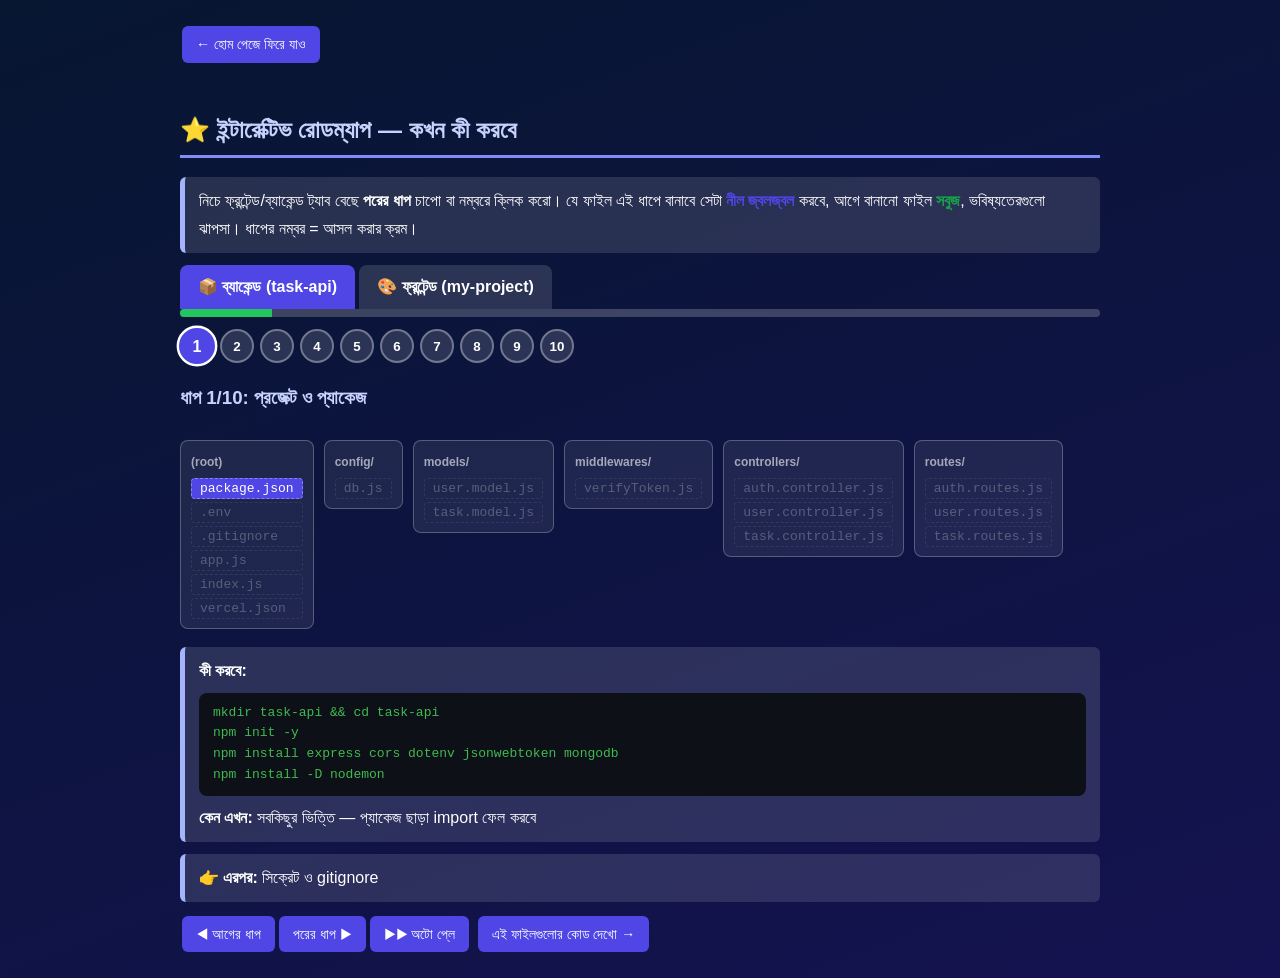
<file: roadmap.html>
<!DOCTYPE html><html lang="bn"><head><meta charset="utf-8"><meta name="viewport" content="width=device-width,initial-scale=1"><title>ইন্টারেক্টিভ রোডম্যাপ — MERN Guide</title><link rel="stylesheet" href="style.css"></head><body data-p="roadmap"><main>
<a href="index.html" class="fb" style="text-decoration:none;display:inline-block;margin-bottom:12px">← হোম পেজে ফিরে যাও</a>
<h2>⭐ ইন্টারেক্টিভ রোডম্যাপ — কখন কী করবে</h2>
<div class="box i">নিচে ফ্রন্টেন্ড/ব্যাকেন্ড ট্যাব বেছে <b>পরের ধাপ</b> চাপো বা নম্বরে ক্লিক করো। যে ফাইল এই ধাপে বানাবে সেটা <b style="color:#4F46E5">নীল জ্বলজ্বল</b> করবে, আগে বানানো ফাইল <b style="color:#16a34a">সবুজ</b>, ভবিষ্যতেরগুলো ঝাপসা। ধাপের নম্বর = আসল করার ক্রম।</div>
<div class="tabs"><button id="t-be" class="on">📦 ব্যাকেন্ড (task-api)</button> <button id="t-fe">🎨 ফ্রন্টেন্ড (my-project)</button></div>
<div class="pb"><i id="pb"></i></div><div class="dots" id="dots"></div>
<h3 id="ttl"></h3><div id="grp"></div>
<div class="box s"><b>কী করবে:</b><div class="cmd" id="what"></div><b>কেন এখন:</b> <span id="why"></span></div>
<div class="box w" id="nxt"></div>
<button class="fb" id="pv">◀ আগের ধাপ</button><button class="fb" id="nx">পরের ধাপ ▶</button><button class="fb" id="ap">▶▶ অটো প্লে</button> <a href="project.html" class="fb" style="text-decoration:none;display:inline-block">এই ফাইলগুলোর কোড দেখো →</a>
<script>
// ধাপ: [শিরোনাম, [ফাইল], কী করবে, কেন এখন]
const R={
be:[
["প্রজেক্ট ও প্যাকেজ",["package.json"],"mkdir task-api && cd task-api\nnpm init -y\nnpm install express cors dotenv jsonwebtoken mongodb\nnpm install -D nodemon","সবকিছুর ভিত্তি — প্যাকেজ ছাড়া import ফেল করবে"],
["সিক্রেট ও gitignore",[".env",".gitignore"],"DB_USER, DB_PASS, JWT_SECRET লেখো; .gitignore এ .env দাও","পরের ফাইলগুলো process.env থেকে পড়বে"],
["ডাটাবেজ কানেকশন",["config/db.js"],"MongoClient দিয়ে connectDB() ও getDB() লেখো","models এটা ব্যবহার করবে"],
["models",["models/user.model.js","models/task.model.js"],"getDB().collection('users'/'tasks') ফেরত দাও","controller এ ডাটা আনতে লাগবে"],
["verifyToken",["middlewares/verifyToken.js"],"Bearer টোকেন যাচাই, req.decoded সেট","task রুট সুরক্ষিত করতে routes এর আগেই দরকার"],
["controllers",["controllers/auth.controller.js","controllers/user.controller.js","controllers/task.controller.js"],"আসল লজিক: টোকেন তৈরি, ইউজার সেভ, টাস্ক CRUD","routes এগুলো import করে জুড়বে"],
["routes",["routes/auth.routes.js","routes/user.routes.js","routes/task.routes.js"],"URL → controller ম্যাপ করো; task এ router.use(verifyToken)","app.js এ যুক্ত করার জন্য তৈরি থাকতে হবে"],
["app.js",["app.js"],"cors, express.json, app.use('/api/...') লেখো","সব অংশ এখানে জোড়া লাগে"],
["index.js",["index.js"],"dotenv লোড → connectDB() → app.listen()\nnpm run dev  →  'MongoDB Connected' + 'Server running' দেখলে সফল","শেষ ফাইল; সার্ভার এখান থেকেই চালু হয়"],
["টেস্ট ও ডেপ্লয় কনফিগ",["vercel.json"],"curl দিয়ে /api/auth/jwt ও /api/tasks টেস্ট করো; vercel.json যোগ করে vercel চালাও","ফ্রন্টেন্ড জোড়ার আগে ব্যাকেন্ড যে ঠিক চলছে নিশ্চিত হও"]],
fe:[
["প্রজেক্ট তৈরি ও প্যাকেজ",["package.json"],"npm create vite@latest my-project -- --template react\ncd my-project && npm install\nnpm i react-router-dom axios firebase daisyui\nnpm i -D tailwindcss postcss autoprefixer","ভিত্তি; এর পর সব ফাইল এখানেই বসবে"],
["Tailwind + DaisyUI",["tailwind.config.js","src/index.css"],"npx tailwindcss init -p\nconfig এ plugins: [require('daisyui')]; index.css এ @tailwind ৩টি","UI ক্লাস (btn, card) কাজ করার জন্য"],
["env ফাইল",[".env.local"],"Firebase কী ও VITE_API_URL=http://localhost:5000 বসাও (Vite রিস্টার্ট)","পরের ফাইলগুলো import.meta.env পড়বে"],
["Firebase কনফিগ",["src/firebase/firebase.config.js"],"initializeApp + getAuth লিখে auth এক্সপোর্ট করো","AuthContext এটা import করবে"],
["AuthContext",["src/context/AuthContext.jsx"],"login/register/logout + onAuthStateChanged + JWT আনা","বাকি প্রায় সবাই এর ওপর নির্ভর করে"],
["useAuth হুক",["src/hooks/useAuth.js"],"useContext(AuthContext) রিটার্ন করো","পেজ ও কম্পোনেন্টে সহজে ইউজার পাওয়ার জন্য"],
["axiosSecure",["src/utils/axiosSecure.js"],"baseURL + interceptor যাতে টোকেন অটো যায়","Dashboard এটা দিয়ে ব্যাকেন্ডে কথা বলবে"],
["কম্পোনেন্ট",["src/components/Loader.jsx","src/components/Navbar.jsx","src/components/Footer.jsx"],"Loader স্পিনার, Navbar (লগইন অনুযায়ী মেনু), Footer","PrivateRoute ও App এগুলো ব্যবহার করে"],
["PrivateRoute",["src/routes/PrivateRoute.jsx"],"loading হলে Loader, user না থাকলে <Navigate to='/login'>","Router এ প্রোটেক্টেড পেজ মোড়াতে লাগবে"],
["পেজগুলো",["src/pages/Home.jsx","src/pages/Login.jsx","src/pages/Register.jsx","src/pages/Dashboard.jsx"],"Home, Login, Register, Dashboard (টাস্ক CRUD)","এগুলোই ইউজার দেখে; হুক ও axiosSecure আগে থেকে তৈরি"],
["App.jsx",["src/App.jsx"],"Navbar + <Outlet/> + Footer","সব পেজের কাঠামো"],
["Router",["src/routes/Router.jsx"],"createBrowserRouter এ সব রুট; /dashboard কে PrivateRoute এ মোড়াও","পেজ ও PrivateRoute তৈরির পরেই সম্ভব"],
["main.jsx ও রান",["src/main.jsx"],"AuthProvider + RouterProvider রেন্ডার করো\nnpm run dev → http://localhost:5173 (ব্যাকেন্ড চালু রেখে)","সবকিছু জোড়া লাগানোর শেষ ধাপ"]]};
let cur='be',k=0,tm=null;
function draw(){const S=R[cur],g={};
  S.forEach((s,n)=>s[1].forEach(f=>{const d=f.includes('/')?f.split('/').slice(0,-1).join('/')+'/':'(root)';(g[d]=g[d]||[]).push([f,n])}));
  document.getElementById('grp').innerHTML=Object.entries(g).map(([d,fs])=>'<div class=fg><b>'+d+'</b>'+fs.map(([f,n])=>'<span class="fc '+(n<k?'dn':n==k?'nw':'')+'">'+f.split('/').pop()+'</span>').join('')+'</div>').join('');
  document.getElementById('dots').innerHTML=S.map((s,n)=>'<button class="'+(n<k?'dn':n==k?'on':'')+'" data-n='+n+' title="'+s[0]+'">'+(n+1)+'</button>').join('');
  document.getElementById('ttl').textContent='ধাপ '+(k+1)+'/'+S.length+': '+S[k][0];
  document.getElementById('what').textContent=S[k][2];document.getElementById('why').textContent=S[k][3];
  document.getElementById('nxt').innerHTML=k<S.length-1?'👉 <b>এরপর:</b> '+S[k+1][0]:'🎉 সব ধাপ শেষ! এবার <a href=quiz.html>কুইজ</a> দাও।';
  document.getElementById('pb').style.width=((k+1)/S.length*100)+'%';
  document.getElementById('t-be').classList.toggle('on',cur=='be');document.getElementById('t-fe').classList.toggle('on',cur=='fe')}
const go=n=>{k=Math.max(0,Math.min(R[cur].length-1,n));draw()};
document.getElementById('dots').onclick=e=>{if(e.target.dataset.n!=null)go(+e.target.dataset.n)};
document.getElementById('nx').onclick=()=>go(k+1);document.getElementById('pv').onclick=()=>go(k-1);
['be','fe'].forEach(t=>document.getElementById('t-'+t).onclick=()=>{cur=t;k=0;draw()});
document.getElementById('ap').onclick=function(){if(tm){clearInterval(tm);tm=null;this.textContent='▶▶ অটো প্লে'}else{this.textContent='⏸ থামাও';tm=setInterval(()=>{if(k>=R[cur].length-1){clearInterval(tm);tm=null;document.getElementById('ap').textContent='▶▶ অটো প্লে'}else go(k+1)},2500)}};
draw();
</script>
</main><script src="app.js"></script></body></html>
</file>
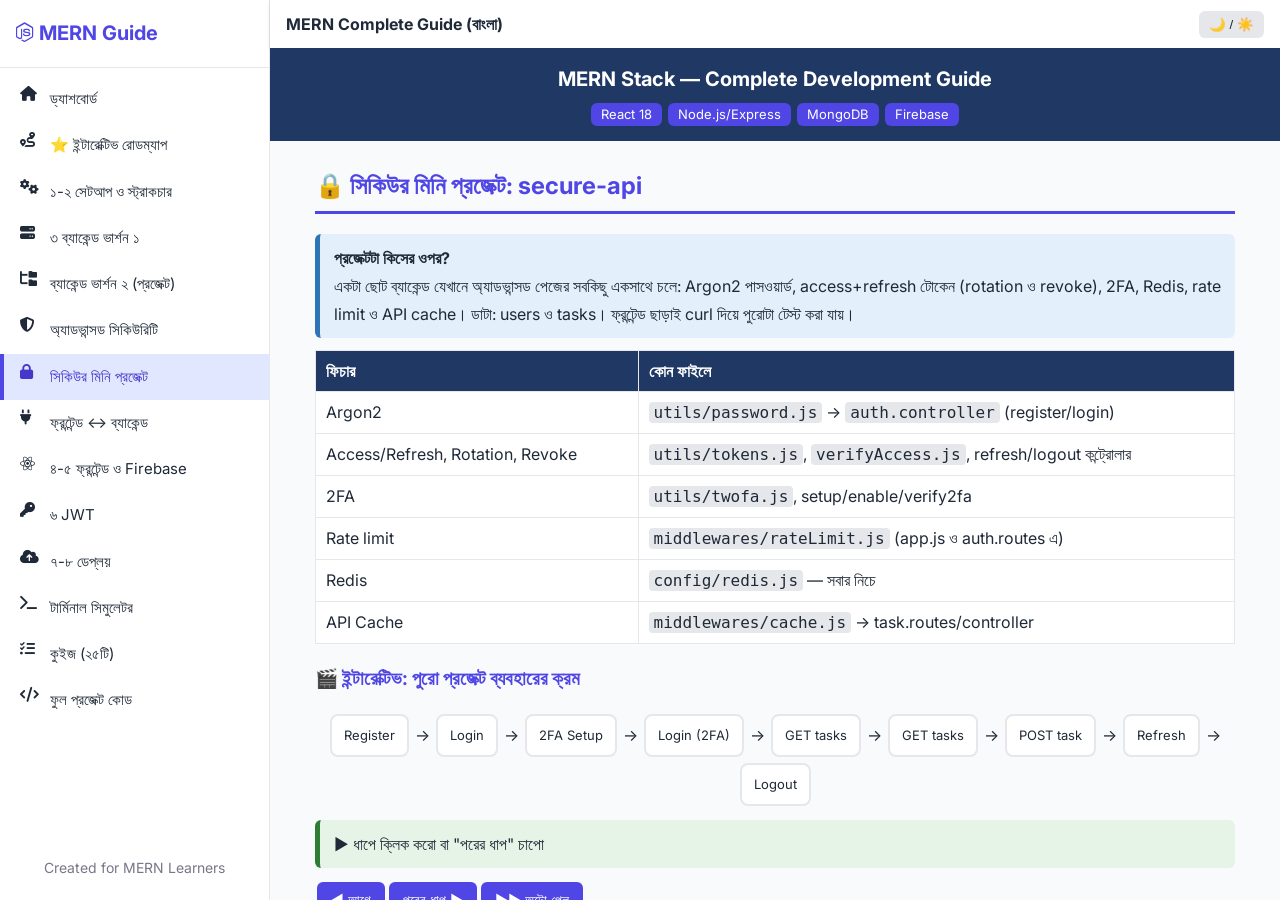
<file: secure-project.html>
<!DOCTYPE html><html lang="bn"><head><meta charset="utf-8"><meta name="viewport" content="width=device-width,initial-scale=1"><title>সিকিউর মিনি প্রজেক্ট — MERN Guide</title><link rel="stylesheet" href="style.css"></head><body data-p="secure-project"><main>
<h2>🔒 সিকিউর মিনি প্রজেক্ট: secure-api</h2>
<div class="box i"><b>প্রজেক্টটা কিসের ওপর?</b><br>একটা ছোট ব্যাকেন্ড যেখানে অ্যাডভান্সড পেজের সবকিছু একসাথে চলে: Argon2 পাসওয়ার্ড, access+refresh টোকেন (rotation ও revoke), 2FA, Redis, rate limit ও API cache। ডাটা: users ও tasks। ফ্রন্টেন্ড ছাড়াই curl দিয়ে পুরোটা টেস্ট করা যায়।</div>
<table><tr><th>ফিচার</th><th>কোন ফাইলে</th></tr>
<tr><td>Argon2</td><td><code>utils/password.js</code> → <code>auth.controller</code> (register/login)</td></tr>
<tr><td>Access/Refresh, Rotation, Revoke</td><td><code>utils/tokens.js</code>, <code>verifyAccess.js</code>, refresh/logout কন্ট্রোলার</td></tr>
<tr><td>2FA</td><td><code>utils/twofa.js</code>, setup/enable/verify2fa</td></tr>
<tr><td>Rate limit</td><td><code>middlewares/rateLimit.js</code> (app.js ও auth.routes এ)</td></tr>
<tr><td>Redis</td><td><code>config/redis.js</code> — সবার নিচে</td></tr>
<tr><td>API Cache</td><td><code>middlewares/cache.js</code> → task.routes/controller</td></tr></table>
<h3>🎬 ইন্টারেক্টিভ: পুরো প্রজেক্ট ব্যবহারের ক্রম</h3><div id="f3"></div>
<script>
addEventListener('DOMContentLoaded',()=>flow('f3',[["Register","POST /register → Argon2 হ্যাশ → users এ সেভ"],["Login","POST /login (rate limit ৫/১৫মি) → পাসওয়ার্ড মেলে → টোকেন জোড়া"],["2FA Setup","POST /2fa/setup → QR → অ্যাপে স্ক্যান → POST /2fa/enable {code}"],["Login (2FA)","/login → tempToken → /2fa/verify {tempToken, code} → টোকেন জোড়া"],["GET tasks","verifyAccess → cache MISS → DB → Redis সেভ"],["GET tasks","cache HIT (X-Cache: HIT)"],["POST task","DB তে লেখা + cache মোছা"],["Refresh","access শেষ → /refresh → rotation → নতুন জোড়া"],["Logout","refresh+access বাতিল, কুকি মোছা"]]));
</script>
<h2>স্ট্রাকচার ও ক্রম</h2>
<script type="text/plain" data-f="ফাইল স্ট্রাকচার">
secure-api/
├── index.js                     # সার্ভার চালু
├── app.js                       # Express কনফিগ
├── config/        db.js  redis.js
├── models/        user.model.js  task.model.js
├── utils/         password.js  twofa.js  tokens.js
├── middlewares/   verifyAccess.js  rateLimit.js  cache.js
├── controllers/   auth.controller.js  task.controller.js
├── routes/        auth.routes.js  task.routes.js
└── .env  package.json
</script>
<script type="text/plain" data-f="Terminal">
mkdir secure-api && cd secure-api && npm init -y
npm install express cors dotenv cookie-parser jsonwebtoken mongodb argon2 ioredis express-rate-limit rate-limit-redis otplib@12 qrcode
npm install -D nodemon
docker run -d --name redis -p 6379:6379 redis   # Redis চালু
</script>
<table><tr><th>ক্রম</th><th>ফাইল</th><th>কাজ</th></tr>
<tr><td>1</td><td><code>package.json</code></td><td>সব প্যাকেজের তালিকা: argon2, ioredis, rate-limit, otplib ইত্যাদি। mkdir secure-api && cd secure-api && npm init -y করে নিচের প্যাকেজ ইনস্টল করলেই হবে।</td></tr>
<tr><td>2</td><td><code>.env</code></td><td>৩টা আলাদা সিক্রেট (access, refresh, temp-2FA) ও Redis URL।</td></tr>
<tr><td>3</td><td><code>config/db.js</code> , <code>config/redis.js</code></td><td>MongoDB ও Redis এ সংযোগ।</td></tr>
<tr><td>4</td><td><code>models/user.model.js</code> , <code>models/task.model.js</code></td><td>users ও tasks collection হেল্পার।</td></tr>
<tr><td>5</td><td><code>utils/password.js</code> , <code>utils/twofa.js</code> , <code>utils/tokens.js</code></td><td>পাসওয়ার্ড হ্যাশ, TOTP, টোকেন তৈরি/rotation/revoke — অ্যাপের হৃদয়।</td></tr>
<tr><td>6</td><td><code>middlewares/verifyAccess.js</code> , <code>middlewares/rateLimit.js</code> , <code>middlewares/cache.js</code></td><td>টোকেন যাচাই, রেট-লিমিট, API ক্যাশ।</td></tr>
<tr><td>7</td><td><code>controllers/auth.controller.js</code> , <code>controllers/task.controller.js</code></td><td>auth: register, login, 2FA, refresh, logout; task: cache-সহ টাস্ক।</td></tr>
<tr><td>8</td><td><code>routes/auth.routes.js</code> , <code>routes/task.routes.js</code></td><td>কোন URL এ কোন middleware + controller; লগইন রুটে loginLimiter।</td></tr>
<tr><td>9</td><td><code>app.js</code> , <code>index.js</code></td><td>app.js: CORS(credentials), cookieParser, globalLimiter, রুট; index.js: DB কানেক্ট → সার্ভার চালু।</td></tr>
<tr><td>10</td><td><code>src/utils/axiosSecure.js</code></td><td>React এ access token মেমরিতে + অটো refresh interceptor। লগইনের পর <code>setAccessToken(res.data.accessToken)</code> ডাকো।</td></tr>
</table>
<h3>ধাপ 1: প্রজেক্ট ও প্যাকেজ</h3>
<div class="box i"><b>কাজ:</b> সব প্যাকেজের তালিকা: argon2, ioredis, rate-limit, otplib ইত্যাদি। mkdir secure-api && cd secure-api && npm init -y করে নিচের প্যাকেজ ইনস্টল করলেই হবে।<br><b>ক্রম কেন:</b> ভিত্তি।</div>
<script type="text/plain" data-f="package.json (JSON এ কমেন্ট চলে না)">
{
  "name": "secure-api",
  "version": "1.0.0",
  "main": "index.js",
  "scripts": { "start": "node index.js", "dev": "nodemon index.js" },
  "dependencies": {
    "argon2": "^0.40.1", "cookie-parser": "^1.4.6", "cors": "^2.8.5", "dotenv": "^16.4.5",
    "express": "^4.19.2", "express-rate-limit": "^7.2.0", "ioredis": "^5.4.1",
    "jsonwebtoken": "^9.0.2", "mongodb": "^6.5.0", "otplib": "^12.0.1",
    "qrcode": "^1.5.3", "rate-limit-redis": "^4.2.0"
  },
  "devDependencies": { "nodemon": "^3.1.0" }
}
</script>
<h3>ধাপ 2: সিক্রেট</h3>
<div class="box i"><b>কাজ:</b> ৩টা আলাদা সিক্রেট (access, refresh, temp-2FA) ও Redis URL।<br><b>ক্রম কেন:</b> পরের সব ফাইল এগুলো পড়ে।</div>
<script type="text/plain" data-f=".env">
# সার্ভারের পোর্ট
PORT=5000
NODE_ENV=development
# MongoDB Atlas
DB_USER=your_mongodb_username
DB_PASS=your_mongodb_password
# Redis (লোকালে এটাই; Upstash হলে তাদের URL)
REDIS_URL=redis://127.0.0.1:6379
# তিনটি আলাদা সিক্রেট — প্রতিটি লম্বা র‍্যান্ডম স্ট্রিং দাও
ACCESS_SECRET=change_me_access_secret
REFRESH_SECRET=change_me_refresh_secret
TEMP_SECRET=change_me_temp_secret_for_2fa
</script>
<h3>ধাপ 3: ডাটাবেজ ও Redis কানেকশন</h3>
<div class="box i"><b>কাজ:</b> MongoDB ও Redis এ সংযোগ।<br><b>ক্রম কেন:</b> models, tokens, rateLimit, cache সবাই এগুলো ব্যবহার করে।</div>
<script type="text/plain" data-f="config/db.js">
const { MongoClient, ServerApiVersion } = require('mongodb');

// .env এর ইউজার ও পাসওয়ার্ড দিয়ে কানেকশন স্ট্রিং
const uri = `mongodb+srv://${process.env.DB_USER}:${process.env.DB_PASS}@cluster0.xxxx.mongodb.net/`;
const client = new MongoClient(uri, {
  serverApi: { version: ServerApiVersion.v1, strict: true, deprecationErrors: true },
});

let connected = false; // বারবার কানেক্ট এড়াতে

// ডাটাবেজে কানেক্ট করার ফাংশন
const connectDB = async () => {
  if (!connected) {
    await client.connect();
    connected = true;
    console.log('MongoDB Connected');
  }
};

// ডাটাবেজ অবজেক্ট ফেরত দেয় (models এ ব্যবহার হয়)
const getDB = () => client.db('taskDB');

module.exports = { connectDB, getDB };
</script>
<script type="text/plain" data-f="config/redis.js">
const Redis = require('ioredis');

// লোকালে redis://127.0.0.1:6379, ক্লাউডে Upstash/Redis Cloud এর URL (.env এ)
const redis = new Redis(process.env.REDIS_URL || 'redis://127.0.0.1:6379');

redis.on('connect', () => console.log('Redis Connected'));
redis.on('error', (e) => console.log('Redis error:', e.message));

module.exports = redis;
</script>
<h3>ধাপ 4: models</h3>
<div class="box i"><b>কাজ:</b> users ও tasks collection হেল্পার।<br><b>ক্রম কেন:</b> controller এ লাগবে।</div>
<script type="text/plain" data-f="models/user.model.js">
const { getDB } = require('../config/db');
// users collection ফেরত দেয়
module.exports = () => getDB().collection('users');
</script>
<script type="text/plain" data-f="models/task.model.js">
const { getDB } = require('../config/db');
// tasks collection ফেরত দেয় — controller এ Tasks().find() ভাবে ব্যবহার হবে
module.exports = () => getDB().collection('tasks');
</script>
<h3>ধাপ 5: utils: Argon2, 2FA, Tokens</h3>
<div class="box i"><b>কাজ:</b> পাসওয়ার্ড হ্যাশ, TOTP, টোকেন তৈরি/rotation/revoke — অ্যাপের হৃদয়।<br><b>ক্রম কেন:</b> controller এগুলো সরাসরি ডাকে।</div>
<script type="text/plain" data-f="utils/password.js">
const argon2 = require('argon2');

// argon2id: GPU ও side-channel দুই আক্রমণেই শক্ত
const OPTIONS = {
  type: argon2.argon2id,
  memoryCost: 19456, // ~19MB মেমরি লাগবে প্রতি হ্যাশে
  timeCost: 2,       // কতবার ঘুরবে
  parallelism: 1,
};

// রেজিস্টারে: salt সহ হ্যাশ স্ট্রিং বানায় — এটাই DB তে যায়
exports.hashPassword = (plain) => argon2.hash(plain, OPTIONS);

// লগইনে: হ্যাশ ও দেওয়া পাসওয়ার্ড মেলায় (true/false)
exports.verifyPassword = (hash, plain) => argon2.verify(hash, plain);
</script>
<script type="text/plain" data-f="utils/twofa.js">
const { authenticator } = require('otplib');
const QRCode = require('qrcode');

// নতুন secret ও অ্যাপে যোগ করার otpauth লিংক বানায়
exports.generateSecret = (email) => {
  const secret = authenticator.generateSecret();
  const otpauth = authenticator.keyuri(email, 'SecureApp', secret); // অ্যাপে যে নামে দেখাবে
  return { secret, otpauth };
};

// otpauth লিংক → QR ছবি (data URL, <img src> এ বসানো যায়)
exports.qrDataUrl = (otpauth) => QRCode.toDataURL(otpauth);

// ইউজারের দেওয়া ৬ ডিজিট কোড সঠিক কিনা
exports.verifyCode = (code, secret) => authenticator.check(code, secret);
</script>
<script type="text/plain" data-f="utils/tokens.js">
const jwt = require('jsonwebtoken');
const crypto = require('crypto');
const redis = require('../config/redis');

const ACCESS_TTL = 15 * 60;        // ১৫ মিনিট (সেকেন্ডে)
const REFRESH_TTL = 7 * 24 * 3600; // ৭ দিন

// Access token: ছোট মেয়াদ। jti = টোকেনের ইউনিক আইডি (revoke এ লাগে)
exports.signAccess = (user) =>
  jwt.sign({ sub: user._id.toString(), email: user.email, jti: crypto.randomUUID() },
    process.env.ACCESS_SECRET, { expiresIn: ACCESS_TTL });

// Refresh token: লম্বা মেয়াদ। Redis এ jti থাকলেই টোকেন বৈধ
exports.signRefresh = async (user) => {
  const jti = crypto.randomUUID();
  const token = jwt.sign({ sub: user._id.toString(), jti }, process.env.REFRESH_SECRET, { expiresIn: REFRESH_TTL });
  await redis.set(`rt:${user._id}:${jti}`, '1', 'EX', REFRESH_TTL); // বৈধ তালিকায় রাখো
  await redis.sadd(`rts:${user._id}`, jti);                          // ইউজারের সব সেশনের তালিকা
  return token;
};

// Rotation: পুরনো refresh বাতিল করে ইউজার আইডি ফেরত দেয়
exports.rotate = async (oldToken) => {
  const p = jwt.verify(oldToken, process.env.REFRESH_SECRET);   // ভুল/মেয়াদোত্তীর্ণ হলে throw
  const removed = await redis.del(`rt:${p.sub}:${p.jti}`);      // 1 = ছিল, 0 = আগেই ব্যবহৃত
  if (removed === 0) {
    await exports.revokeAll(p.sub);                              // reuse ধরা পড়ল → সব সেশন বাতিল
    throw new Error('Refresh token reuse detected');
  }
  await redis.srem(`rts:${p.sub}`, p.jti);
  return p.sub;
};

// একটি সেশন বাতিল (logout)
exports.revokeOne = async (token) => {
  const p = jwt.decode(token);               // মেয়াদ শেষ হলেও পড়া যায়
  if (!p) return;
  await redis.del(`rt:${p.sub}:${p.jti}`);
  await redis.srem(`rts:${p.sub}`, p.jti);
};

// ইউজারের সব সেশন বাতিল
exports.revokeAll = async (userId) => {
  const jtis = await redis.smembers(`rts:${userId}`);
  const pipe = redis.pipeline();             // একসাথে অনেক কমান্ড
  jtis.forEach((j) => pipe.del(`rt:${userId}:${j}`));
  pipe.del(`rts:${userId}`);
  await pipe.exec();
};

// Access token এখনই বাতিল: jti ব্ল্যাকলিস্টে, বাকি মেয়াদ পর্যন্ত
exports.blacklistAccess = async (payload) => {
  const ttl = payload.exp - Math.floor(Date.now() / 1000);
  if (ttl > 0) await redis.set(`bl:${payload.jti}`, '1', 'EX', ttl);
};
</script>
<h3>ধাপ 6: middlewares</h3>
<div class="box i"><b>কাজ:</b> টোকেন যাচাই, রেট-লিমিট, API ক্যাশ।<br><b>ক্রম কেন:</b> routes এ বসানোর জন্য তৈরি থাকতে হবে।</div>
<script type="text/plain" data-f="middlewares/verifyAccess.js">
const jwt = require('jsonwebtoken');
const redis = require('../config/redis');

module.exports = async (req, res, next) => {
  const h = req.headers.authorization;
  if (!h || !h.startsWith('Bearer ')) return res.status(401).send({ message: 'Unauthorized' });
  try {
    const payload = jwt.verify(h.split(' ')[1], process.env.ACCESS_SECRET); // সাইন ও মেয়াদ চেক
    // ব্ল্যাকলিস্টে থাকলে (logout/ban) বাতিল
    if (await redis.get(`bl:${payload.jti}`)) return res.status(401).send({ message: 'Token revoked' });
    req.user = payload; // { sub, email, jti }
    next();
  } catch (e) {
    // মেয়াদ শেষ বা ভুল — ফ্রন্টেন্ড ৪০১ পেয়ে /refresh চেষ্টা করবে
    return res.status(401).send({ message: 'Token expired or invalid' });
  }
};
</script>
<script type="text/plain" data-f="middlewares/rateLimit.js">
const rateLimit = require('express-rate-limit');
const { RedisStore } = require('rate-limit-redis');
const redis = require('../config/redis');

// কমন তৈরির ফাংশন: কাউন্টার Redis এ থাকবে
const make = (prefix, windowMs, limit, extra = {}) => rateLimit({
  windowMs,                    // সময়ের জানালা (মিলিসেকেন্ড)
  limit,                       // জানালায় সর্বোচ্চ রিকোয়েস্ট
  standardHeaders: true,       // RateLimit-* হেডার পাঠায়
  legacyHeaders: false,
  store: new RedisStore({ prefix: `rl:${prefix}:`, sendCommand: (...args) => redis.call(...args) }),
  message: { message: 'অনেক বেশি রিকোয়েস্ট, কিছুক্ষণ পরে চেষ্টা করো' },
  ...extra,
});

// সব API: ১৫ মিনিটে ১০০
exports.globalLimiter = make('global', 15 * 60 * 1000, 100);

// লগইন/2FA: ১৫ মিনিটে ৫ বার, ইমেইল ধরে গোনা; সফল হলে গোনা হয় না
exports.loginLimiter = make('login', 15 * 60 * 1000, 5, {
  keyGenerator: (req) => (req.body?.email || req.body?.tempToken || 'unknown').toLowerCase(),
  skipSuccessfulRequests: true,
});
</script>
<script type="text/plain" data-f="middlewares/cache.js">
const redis = require('../config/redis');

// GET রুটে ব্যবহার: router.get('/', cache(60), handler) — ttl সেকেন্ডে
exports.cache = (ttl = 60) => async (req, res, next) => {
  // ইউজারভেদে আলাদা key, যাতে ব্যক্তিগত ডাটা মিশে না যায়
  const key = `cache:${req.user ? req.user.sub : 'public'}:${req.originalUrl}`;
  const hit = await redis.get(key);
  if (hit) {
    res.set('X-Cache', 'HIT');
    return res.send(JSON.parse(hit)); // DB তে না গিয়েই উত্তর
  }
  // MISS: res.json কে মুড়ে দিই, যাতে উত্তর যাওয়ার সময় Redis এ রেখে দেয়
  const original = res.json.bind(res);
  res.json = (body) => {
    redis.set(key, JSON.stringify(body), 'EX', ttl); // ttl পরে নিজে মুছে যাবে
    res.set('X-Cache', 'MISS');
    return original(body);
  };
  next();
};

// লেখার পর ওই ইউজারের সব cache মোছা (ছোট প্রজেক্টে keys ঠিক আছে, বড়তে SCAN ব্যবহার করো)
exports.clearUserCache = async (userId) => {
  const keys = await redis.keys(`cache:${userId}:*`);
  if (keys.length) await redis.del(keys);
};
</script>
<h3>ধাপ 7: controllers</h3>
<div class="box i"><b>কাজ:</b> auth: register, login, 2FA, refresh, logout; task: cache-সহ টাস্ক।<br><b>ক্রম কেন:</b> utils ও models ব্যবহার করে বলে এদের পরে।</div>
<script type="text/plain" data-f="controllers/auth.controller.js">
const jwt = require('jsonwebtoken');
const { ObjectId } = require('mongodb');
const Users = require('../models/user.model');
const { hashPassword, verifyPassword } = require('../utils/password');
const { signAccess, signRefresh, rotate, revokeOne, revokeAll, blacklistAccess } = require('../utils/tokens');
const { generateSecret, qrDataUrl, verifyCode } = require('../utils/twofa');

const prod = process.env.NODE_ENV === 'production';
// refresh কুকি: httpOnly = JS পড়তে পারবে না; path = শুধু /api/auth এ যাবে
const cookieOpts = { httpOnly: true, secure: prod, sameSite: prod ? 'none' : 'lax', maxAge: 7 * 24 * 3600 * 1000, path: '/api/auth' };
const clearOpts = { path: '/api/auth' };

// দুই টোকেন পাঠানোর কমন ফাংশন: refresh → কুকিতে, access → বডিতে
const sendTokens = async (res, user) => {
  res.cookie('refreshToken', await signRefresh(user), cookieOpts);
  res.send({ accessToken: signAccess(user), user: { email: user.email } });
};

// POST /api/auth/register — Argon2 হ্যাশ করে সেভ
exports.register = async (req, res) => {
  const { email, password } = req.body;
  if (await Users().findOne({ email })) return res.status(409).send({ message: 'Email already used' });
  const passwordHash = await hashPassword(password); // সাধারণ পাসওয়ার্ড কখনো সেভ হয় না
  await Users().insertOne({ email, passwordHash, twoFA: { enabled: false, secret: null }, createdAt: new Date() });
  res.status(201).send({ message: 'Registered' });
};

// POST /api/auth/login — ধাপ ১: পাসওয়ার্ড যাচাই
exports.login = async (req, res) => {
  const user = await Users().findOne({ email: req.body.email });
  // ইউজার না থাকলেও একই বার্তা — কোন ইমেইল আছে তা গোপন রাখতে
  if (!user || !(await verifyPassword(user.passwordHash, req.body.password)))
    return res.status(401).send({ message: 'Invalid credentials' });
  if (user.twoFA.enabled) {
    // 2FA চালু: পূর্ণ টোকেন নয়, ৫ মিনিটের অস্থায়ী টোকেন (আলাদা সিক্রেটে)
    const tempToken = jwt.sign({ sub: user._id.toString() }, process.env.TEMP_SECRET, { expiresIn: '5m' });
    return res.send({ twoFARequired: true, tempToken });
  }
  await sendTokens(res, user);
};

// POST /api/auth/2fa/verify — ধাপ ২: ৬ ডিজিট কোড যাচাই
exports.verify2fa = async (req, res) => {
  try {
    const p = jwt.verify(req.body.tempToken, process.env.TEMP_SECRET);
    const user = await Users().findOne({ _id: new ObjectId(p.sub) });
    if (!verifyCode(req.body.code, user.twoFA.secret)) return res.status(401).send({ message: 'Wrong code' });
    await sendTokens(res, user);
  } catch { res.status(401).send({ message: 'Invalid or expired temp token' }); }
};

// POST /api/auth/refresh — Rotation: পুরনো বাতিল, নতুন জোড়া
exports.refresh = async (req, res) => {
  const token = req.cookies.refreshToken; // কুকি থেকে (cookie-parser)
  if (!token) return res.status(401).send({ message: 'No refresh token' });
  try {
    const userId = await rotate(token); // reuse হলে এখানেই throw
    const user = await Users().findOne({ _id: new ObjectId(userId) });
    await sendTokens(res, user);
  } catch (e) {
    res.clearCookie('refreshToken', clearOpts);
    res.status(401).send({ message: e.message });
  }
};

// POST /api/auth/logout — এই ডিভাইসের সেশন বাতিল
exports.logout = async (req, res) => {
  await revokeOne(req.cookies.refreshToken); // refresh বাতিল
  await blacklistAccess(req.user);           // access ও এখনই বাতিল
  res.clearCookie('refreshToken', clearOpts);
  res.send({ message: 'Logged out' });
};

// POST /api/auth/logout-all — সব ডিভাইস
exports.logoutAll = async (req, res) => {
  await revokeAll(req.user.sub);
  await blacklistAccess(req.user);
  res.clearCookie('refreshToken', clearOpts);
  res.send({ message: 'All sessions revoked' });
};

// POST /api/auth/2fa/setup — secret বানিয়ে QR দেয় (এখনো চালু হয় না)
exports.setup2fa = async (req, res) => {
  const { secret, otpauth } = generateSecret(req.user.email);
  await Users().updateOne({ _id: new ObjectId(req.user.sub) }, { $set: { 'twoFA.secret': secret } });
  res.send({ qr: await qrDataUrl(otpauth), secret });
};

// POST /api/auth/2fa/enable — অ্যাপের কোড ঠিক হলে তবেই চালু
exports.enable2fa = async (req, res) => {
  const user = await Users().findOne({ _id: new ObjectId(req.user.sub) });
  if (!verifyCode(req.body.code, user.twoFA.secret)) return res.status(400).send({ message: 'Wrong code' });
  await Users().updateOne({ _id: user._id }, { $set: { 'twoFA.enabled': true } });
  res.send({ message: '2FA enabled' });
};
</script>
<script type="text/plain" data-f="controllers/task.controller.js">
const Tasks = require('../models/task.model');
const { clearUserCache } = require('../middlewares/cache');

// GET /api/tasks — শুধু নিজের টাস্ক (রুটে cache লাগানো আছে)
exports.getTasks = async (req, res) => {
  res.send(await Tasks().find({ owner: req.user.sub }).toArray());
};

// POST /api/tasks — নতুন টাস্ক; লেখার পর cache মুছি যাতে পুরনো ডাটা না দেখায়
exports.addTask = async (req, res) => {
  const result = await Tasks().insertOne({ title: req.body.title, done: false, owner: req.user.sub });
  await clearUserCache(req.user.sub);
  res.send(result);
};
</script>
<h3>ধাপ 8: routes</h3>
<div class="box i"><b>কাজ:</b> কোন URL এ কোন middleware + controller; লগইন রুটে loginLimiter।<br><b>ক্রম কেন:</b> controller তৈরির পর।</div>
<script type="text/plain" data-f="routes/auth.routes.js">
const router = require('express').Router();
const c = require('../controllers/auth.controller');
const verifyAccess = require('../middlewares/verifyAccess');
const { loginLimiter } = require('../middlewares/rateLimit');

// খোলা রুট (লগইন রুটে কড়া rate limit)
router.post('/register', c.register);
router.post('/login', loginLimiter, c.login);
router.post('/2fa/verify', loginLimiter, c.verify2fa);
router.post('/refresh', c.refresh);

// লগইন লাগবে (verifyAccess)
router.post('/logout', verifyAccess, c.logout);
router.post('/logout-all', verifyAccess, c.logoutAll);
router.post('/2fa/setup', verifyAccess, c.setup2fa);
router.post('/2fa/enable', verifyAccess, c.enable2fa);

module.exports = router;
</script>
<script type="text/plain" data-f="routes/task.routes.js">
const router = require('express').Router();
const verifyAccess = require('../middlewares/verifyAccess');
const { cache } = require('../middlewares/cache');
const { getTasks, addTask } = require('../controllers/task.controller');

router.use(verifyAccess);           // নিচের সব রুটে লগইন লাগবে
router.get('/', cache(60), getTasks); // ৬০ সেকেন্ড cache
router.post('/', addTask);          // লিখলে cache মোছে

module.exports = router;
</script>
<h3>ধাপ 9: app.js ও index.js</h3>
<div class="box i"><b>কাজ:</b> app.js: CORS(credentials), cookieParser, globalLimiter, রুট; index.js: DB কানেক্ট → সার্ভার চালু।<br><b>ক্রম কেন:</b> সবার শেষে।</div>
<script type="text/plain" data-f="app.js">
const express = require('express');
const cors = require('cors');
const cookieParser = require('cookie-parser');
const { globalLimiter } = require('./middlewares/rateLimit');

const app = express();
app.set('trust proxy', 1); // Vercel/প্রক্সির পেছনে সঠিক IP পেতে

// credentials: true ছাড়া কুকি যাবে না; origin অবশ্যই নির্দিষ্ট হতে হবে
app.use(cors({ origin: ['http://localhost:5173'], credentials: true }));
app.use(express.json());
app.use(cookieParser());   // req.cookies পড়ার জন্য
app.use(globalLimiter);    // সব রুটে সাধারণ rate limit

app.use('/api/auth', require('./routes/auth.routes'));
app.use('/api/tasks', require('./routes/task.routes'));

app.get('/', (req, res) => res.send('Secure API running!'));
app.use((req, res) => res.status(404).send({ message: 'Route not found' }));
app.use((err, req, res, next) => res.status(500).send({ message: err.message }));

module.exports = app;
</script>
<script type="text/plain" data-f="index.js">
require('dotenv').config(); // সবার আগে .env
const app = require('./app');
const { connectDB } = require('./config/db');
require('./config/redis'); // Redis সংযোগ শুরু

const port = process.env.PORT || 5000;
// ডাটাবেজ কানেক্ট হলে তবেই সার্ভার চালু
connectDB().then(() => app.listen(port, () => console.log(`Server running on port ${port}`))).catch(console.dir);
</script>
<h3>ধাপ 10: ফ্রন্টেন্ড (ঐচ্ছিক)</h3>
<div class="box i"><b>কাজ:</b> React এ access token মেমরিতে + অটো refresh interceptor। লগইনের পর <code>setAccessToken(res.data.accessToken)</code> ডাকো।<br><b>ক্রম কেন:</b> API চালু হওয়ার পর জোড়ো।</div>
<script type="text/plain" data-f="src/utils/axiosSecure.js (refresh সহ)">
import axios from 'axios';

let accessToken = null; // মেমরিতে রাখি — localStorage এ নয়, তাই XSS এ চুরি কঠিন
export const setAccessToken = (t) => { accessToken = t; };

// withCredentials: true না দিলে ব্রাউজার refresh কুকি পাঠাবে না
const api = axios.create({ baseURL: import.meta.env.VITE_API_URL, withCredentials: true });

// প্রতি রিকোয়েস্টে access token বসাও
api.interceptors.request.use((c) => {
  if (accessToken) c.headers.authorization = `Bearer ${accessToken}`;
  return c;
});

let refreshing = null; // একসাথে অনেক ৪০১ এলেও refresh হবে একবারই
api.interceptors.response.use((r) => r, async (err) => {
  const original = err.config;
  // ৪০১ এলে এবং আগে retry না হয়ে থাকলে refresh করে আবার চেষ্টা
  if (err.response?.status === 401 && !original._retry && !original.url.includes('/api/auth/')) {
    original._retry = true;
    refreshing = refreshing || axios
      .post(`${import.meta.env.VITE_API_URL}/api/auth/refresh`, null, { withCredentials: true })
      .finally(() => { refreshing = null; });
    try {
      const { data } = await refreshing;
      setAccessToken(data.accessToken); // নতুন access token
      return api(original);             // আগের রিকোয়েস্ট আবার
    } catch {
      setAccessToken(null);
      window.location.href = '/login';  // refresh ও ব্যর্থ → আবার লগইন
    }
  }
  return Promise.reject(err);
});
export default api;
</script>
<h2>✅ টেস্ট করো (curl)</h2>
<script type="text/plain" data-f="Terminal — cookies.txt এ refresh কুকি জমা হবে">
npm run dev   # Server running on port 5000 / MongoDB Connected / Redis Connected

# ১. রেজিস্টার ও লগইন (-c = কুকি সেভ)
curl -X POST localhost:5000/api/auth/register -H "Content-Type: application/json" -d '{"email":"a@b.com","password":"Pass1234!"}'
curl -c cookies.txt -X POST localhost:5000/api/auth/login -H "Content-Type: application/json" -d '{"email":"a@b.com","password":"Pass1234!"}'
# → { "accessToken": "eyJ..." }  (নিচে TOKEN এর জায়গায় বসাও)

# ২. Cache: প্রথমে X-Cache: MISS, ২য়বার HIT (-i = হেডার দেখাও)
curl -i localhost:5000/api/tasks -H "Authorization: Bearer TOKEN"
curl -i localhost:5000/api/tasks -H "Authorization: Bearer TOKEN"

# ৩. Rotation: কুকি দিয়ে refresh (-b = কুকি পাঠাও, -c = নতুনটা সেভ)
cp cookies.txt old.txt
curl -b cookies.txt -c cookies.txt -X POST localhost:5000/api/auth/refresh
# ৪. Reuse detection: পুরনো কুকি আবার → 401 "reuse detected", সব সেশন বাতিল
curl -b old.txt -X POST localhost:5000/api/auth/refresh

# ৫. Rate limit: ভুল পাসওয়ার্ডে ৬ বার → ৬ষ্ঠবার 429
for i in 1 2 3 4 5 6; do curl -s -o /dev/null -w "%{http_code}\n" -X POST localhost:5000/api/auth/login -H "Content-Type: application/json" -d '{"email":"a@b.com","password":"wrong"}'; done
</script>
<div class="box s">Redis দেখতে: <code>docker exec -it redis redis-cli</code> → <code>KEYS *</code> (rt:, rts:, bl:, cache:, rl: key গুলো দেখা যাবে)।</div>
</main><script src="app.js"></script></body></html>
</file>
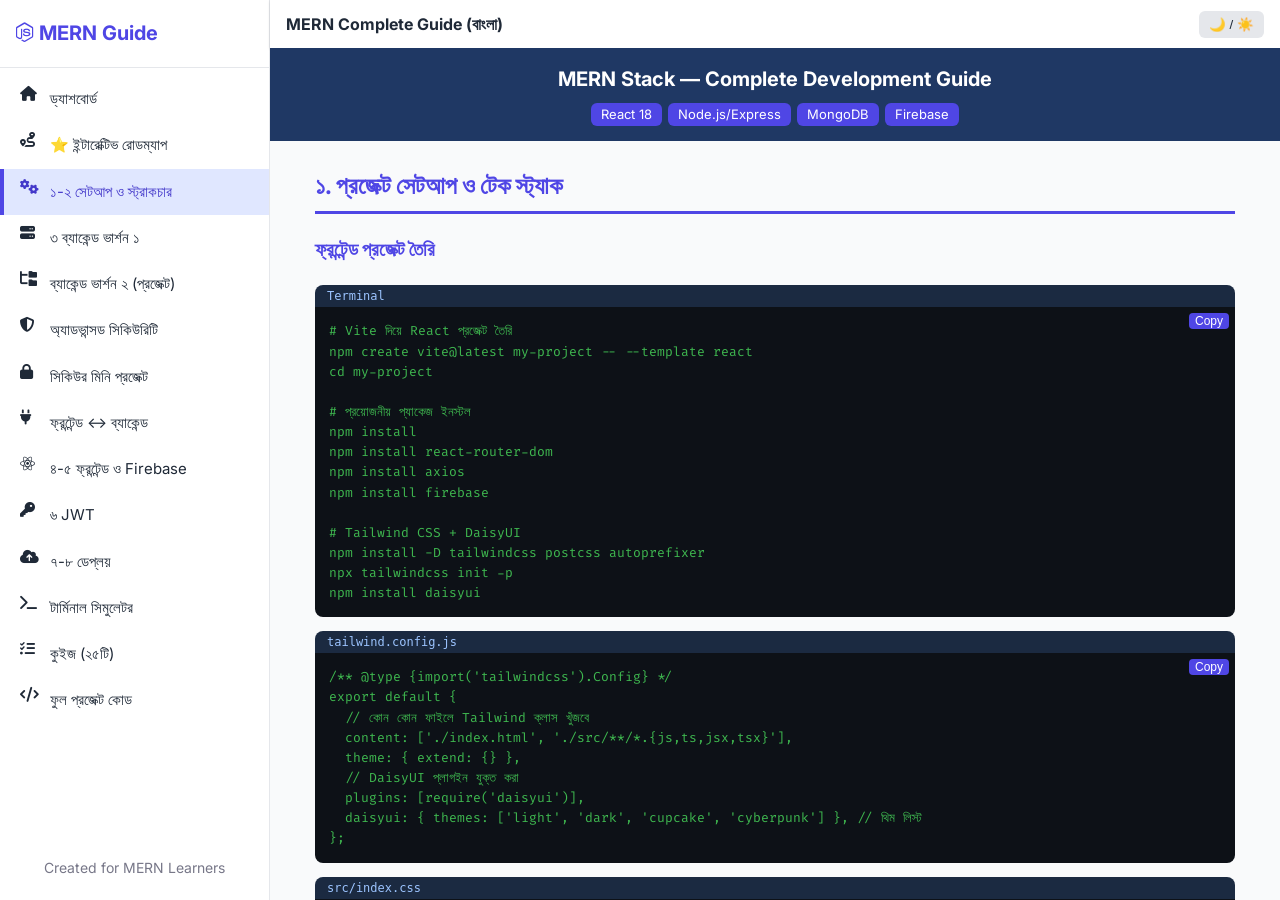
<file: setup.html>
<!DOCTYPE html><html lang="bn"><head><meta charset="utf-8"><meta name="viewport" content="width=device-width,initial-scale=1"><title>সেটআপ — MERN Guide</title><link rel="stylesheet" href="style.css"></head><body data-p="setup"><main>
<h2>১. প্রজেক্ট সেটআপ ও টেক স্ট্যাক</h2>
<h3>ফ্রন্টেন্ড প্রজেক্ট তৈরি</h3>
<script type="text/plain" data-f="Terminal">
# Vite দিয়ে React প্রজেক্ট তৈরি
npm create vite@latest my-project -- --template react
cd my-project

# প্রয়োজনীয় প্যাকেজ ইনস্টল
npm install
npm install react-router-dom
npm install axios
npm install firebase

# Tailwind CSS + DaisyUI
npm install -D tailwindcss postcss autoprefixer
npx tailwindcss init -p
npm install daisyui
</script>
<script type="text/plain" data-f="tailwind.config.js">
/** @type {import('tailwindcss').Config} */
export default {
  // কোন কোন ফাইলে Tailwind ক্লাস খুঁজবে
  content: ['./index.html', './src/**/*.{js,ts,jsx,tsx}'],
  theme: { extend: {} },
  // DaisyUI প্লাগইন যুক্ত করা
  plugins: [require('daisyui')],
  daisyui: { themes: ['light', 'dark', 'cupcake', 'cyberpunk'] }, // থিম লিস্ট
};
</script>
<script type="text/plain" data-f="src/index.css">
/* Tailwind এর তিনটি লেয়ার ইমপোর্ট */
@tailwind base;
@tailwind components;
@tailwind utilities;
</script>
<h3>ব্যাকেন্ড প্রজেক্ট তৈরি</h3>
<script type="text/plain" data-f="Terminal">
mkdir my-backend && cd my-backend
npm init -y
# প্রয়োজনীয় প্যাকেজ
npm install express mongoose dotenv cors jsonwebtoken
npm install -D nodemon
</script>
<script type="text/plain" data-f="package.json (scripts অংশ)">
"scripts": {
  "start": "node index.js",     // প্রোডাকশনে চালানোর জন্য
  "dev": "nodemon index.js"     // ডেভেলপমেন্টে ফাইল বদলালে অটো রিস্টার্ট
}
</script>
<h2>২. ফাইল স্ট্রাকচার</h2>
<h3>ফ্রন্টেন্ড</h3>
<script type="text/plain">
my-project/
├── public/            # favicon ইত্যাদি
├── src/
│   ├── assets/        # ছবি, ফন্ট, আইকন
│   ├── components/    # Navbar, Footer, Loader (রিইউজেবল)
│   ├── pages/         # Home, Login, Register, Dashboard
│   ├── routes/        # Router.jsx, PrivateRoute.jsx
│   ├── context/       # AuthContext.jsx
│   ├── hooks/         # useAuth.js
│   ├── utils/         # axiosSecure.js
│   ├── firebase/      # firebase.config.js
│   ├── App.jsx
│   └── main.jsx
├── .env.local         # সিক্রেট কী (গিটে দিও না)
└── tailwind.config.js
</script>
<h3>ব্যাকেন্ড — দুই ভার্শন</h3>
<table><tr><th>ভার্শন ১</th><td>সব কোড <code>index.js</code> এ — ছোট প্রজেক্ট/দ্রুত কাজের জন্য</td></tr><tr><th>ভার্শন ২</th><td>config/ routes/ controllers/ models/ middlewares/ আলাদা — বড় প্রজেক্টে maintainable ও scalable</td></tr></table>
<h2>🖥️ প্র্যাকটিস</h2>
<p>একে একে ফ্রন্টেন্ড সেটআপ করে দেখো:</p>
<div class="term" data-tasks="npm create vite@latest my-project -- --template react|cd my-project|npm install|npm install react-router-dom|npm install axios|npm install firebase|npm install -D tailwindcss postcss autoprefixer|npx tailwindcss init -p|npm install daisyui"></div>
<div class="box i">💡 cd না করে <code>npm install</code> দিলে এরর আসবে — চেষ্টা করে দেখো!</div>
</main><script src="app.js"></script></body></html>
</file>
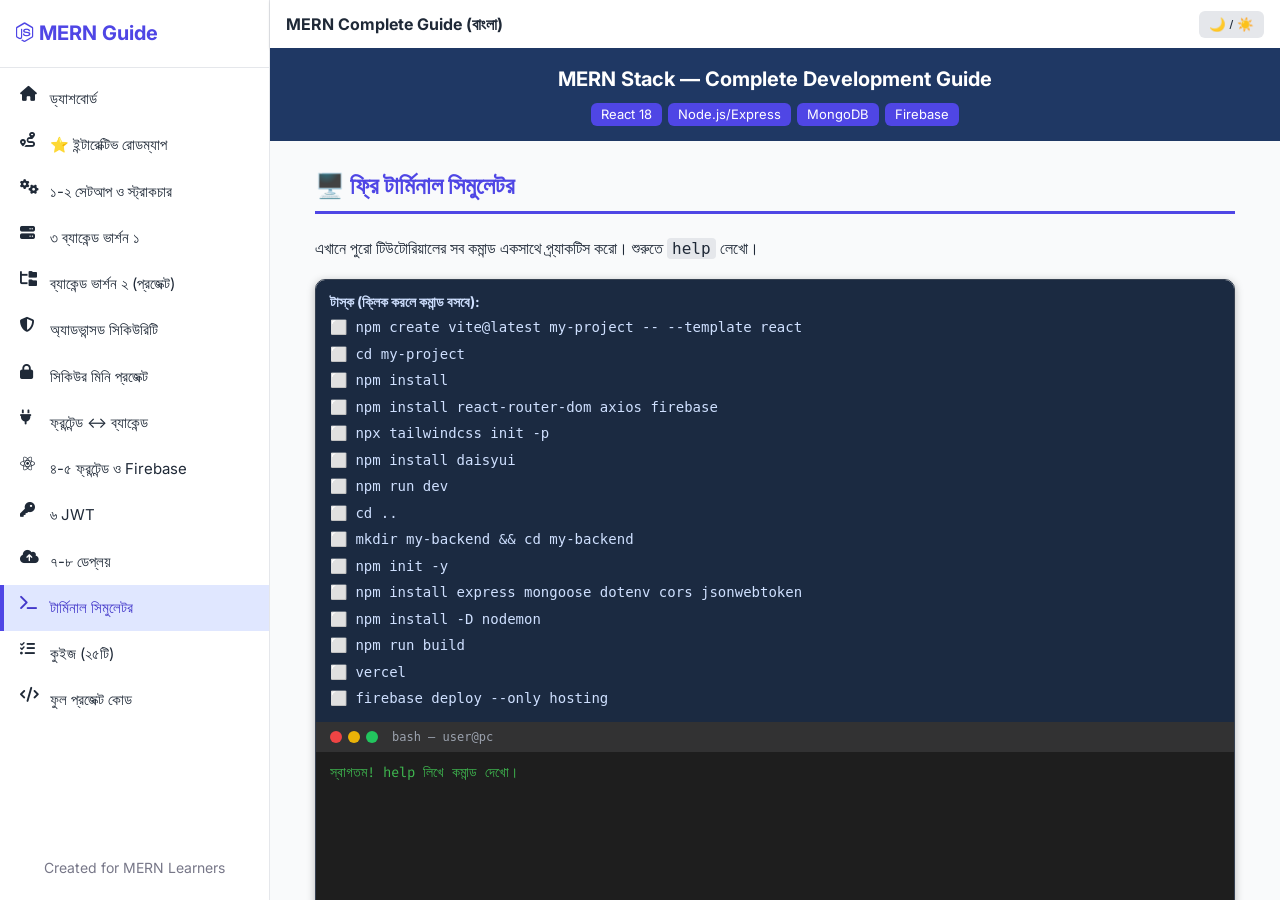
<file: terminal.html>
<!DOCTYPE html><html lang="bn"><head><meta charset="utf-8"><meta name="viewport" content="width=device-width,initial-scale=1"><title>টার্মিনাল — MERN Guide</title><link rel="stylesheet" href="style.css"></head><body data-p="terminal"><main>
<h2>🖥️ ফ্রি টার্মিনাল সিমুলেটর</h2>
<p>এখানে পুরো টিউটোরিয়ালের সব কমান্ড একসাথে প্র্যাকটিস করো। শুরুতে <code>help</code> লেখো।</p>
<div class="term" data-tasks="npm create vite@latest my-project -- --template react|cd my-project|npm install|npm install react-router-dom axios firebase|npx tailwindcss init -p|npm install daisyui|npm run dev|cd ..|mkdir my-backend && cd my-backend|npm init -y|npm install express mongoose dotenv cors jsonwebtoken|npm install -D nodemon|npm run build|vercel|firebase deploy --only hosting"></div>
</main><script src="app.js"></script></body></html>
</file>
<file: style.css>
:root{--n:#1F3864;--b:#4F46E5;--bg:#f9fafb;--c:#fff;--t:#1f2937;--bd:#e5e7eb;--g:#2e7d32;--r:#c62828}
.dark{--bg:#111827;--c:#1f2937;--t:#e5e7eb;--bd:#374151;--b:#818CF8}
*{box-sizing:border-box}body{margin:0;font:16px/1.75 Inter,'Hind Siliguri','Noto Sans Bengali',sans-serif;background:var(--bg);color:var(--t);transition:background .3s}
.app{display:flex;height:100vh;overflow:hidden}.col{flex:1;min-width:0;display:flex;flex-direction:column}
aside{width:270px;background:var(--c);border-right:1px solid var(--bd);display:flex;flex-direction:column;flex-shrink:0;transition:transform .3s}
aside h1{margin:0;padding:16px;font-size:20px;color:var(--b);border-bottom:1px solid var(--bd)}aside nav{flex:1;overflow:auto;padding:8px 0}
aside a{display:flex;gap:10px;padding:10px 16px;color:inherit;text-decoration:none;border-left:4px solid transparent;font-size:15px}aside a i{width:20px}
aside a:hover{background:var(--bd)}aside a.on{background:#e0e7ff;color:#4338ca;border-color:#4f46e5}.dark aside a.on{background:#374151;color:#818cf8;border-color:#818cf8}
.top{background:var(--c);box-shadow:0 1px 3px #0002;padding:10px 16px;display:flex;justify-content:space-between;align-items:center}
.top button{border:0;background:var(--bd);color:var(--t);border-radius:6px;padding:6px 10px;cursor:pointer}#ob{display:none}
.ban{background:var(--n);color:#fff;padding:14px 20px;text-align:center}.ban b{font-size:20px}.chips span{display:inline-block;background:#4F46E5;border-radius:6px;padding:0 10px;margin:6px 3px 0;font-size:13px}
main{flex:1;overflow-y:auto;padding:24px max(18px,calc((100% - 920px)/2));animation:fi .3s}@keyframes fi{from{opacity:0;transform:translateY(10px)}to{opacity:1;transform:none}}
@media(max-width:768px){aside{position:absolute;height:100%;z-index:40;transform:translateX(-100%)}aside.open{transform:none}#ob{display:block}}
h2{color:var(--b);border-bottom:3px solid var(--b);padding-bottom:4px;margin-top:34px}h2:first-child{margin-top:0}h3{color:var(--b)}code{background:var(--bd);padding:1px 5px;border-radius:4px}
pre{margin:0 0 14px;background:#0d1117;color:#3fb950;padding:14px;border-radius:8px;overflow:auto;font:13px/1.55 'Fira Code',Consolas,monospace;position:relative}
.f{background:#1b2a41;color:#9cc4ff;padding:4px 12px;border-radius:8px 8px 0 0;font:12px monospace;margin-top:14px}.f+pre{border-radius:0 0 8px 8px}
.cp{position:absolute;right:6px;top:6px;background:#4F46E5;color:#fff;border:0;border-radius:4px;cursor:pointer;font-size:12px}
.box{padding:10px 14px;border-left:5px solid;border-radius:6px;margin:12px 0}.i{background:#e3f0fc;border-color:#2E75B6}.w{background:#fdeaea;border-color:var(--r)}.s{background:#e6f4e7;border-color:var(--g)}
.dark .i{background:#1e2a4a;color:#dbe7ff}.dark .w{background:#3a1d1d}.dark .s{background:#1b3220}
table{border-collapse:collapse;width:100%;background:var(--c);margin:10px 0}th{background:var(--n);color:#fff}td,th{border:1px solid var(--bd);padding:6px 10px;text-align:left}
.grid{display:grid;grid-template-columns:repeat(auto-fit,minmax(250px,1fr));gap:12px}.card{background:var(--c);border-radius:10px;padding:12px 16px;box-shadow:0 1px 4px #0002;text-decoration:none;color:inherit;border-top:4px solid var(--b)}.card:hover{transform:translateY(-3px)}
.pg{display:flex;justify-content:space-between;margin:30px 0}.pg a{background:var(--b);color:#fff;padding:8px 16px;border-radius:6px;text-decoration:none}footer{text-align:center;color:#778;padding:20px;font-size:14px}
#toast{position:fixed;top:20px;right:20px;background:#22c55e;color:#fff;padding:10px 20px;border-radius:6px;transform:translateX(150%);transition:.3s;z-index:99}#toast.on{transform:none}
.term{margin:14px 0;border-radius:10px;overflow:hidden;box-shadow:0 2px 8px #0004;border:1px solid #374151}.tk{background:#1b2a41;color:#cfe0ff;padding:10px 14px;font-size:14px}
.tb{background:#323233;padding:8px 14px;display:flex;align-items:center;gap:6px}.tb i{width:12px;height:12px;border-radius:50%}.tb span{color:#9ca3af;font:12px monospace;margin-left:8px}
.t{cursor:pointer;font-family:monospace;padding:1px 0}.t:hover{color:#fff}.t.ok{color:#6fdc8c;text-decoration:line-through}
.tm{background:#1e1e1e;color:#d0d7de;font:14px/1.5 'Fira Code',Consolas,monospace;padding:10px 14px}.out{height:260px;overflow:auto;white-space:pre-wrap}.out .cm{color:#fff}.out .er{color:#ff7b72}.out .ok{color:#3fb950}
.ln{display:flex}.ln input{flex:1;background:0;border:0;outline:0;color:#f3f4f6;font:inherit;margin-left:6px}.ps{color:#22c55e;white-space:nowrap}
.q{background:var(--c);border-radius:10px;padding:12px 16px;margin:14px 0;box-shadow:0 1px 4px #0002;border-left:4px solid transparent}.q.ok{border-color:#22c55e}.q.bad{border-color:#ef4444}
.q button{display:block;width:100%;text-align:left;margin:5px 0;padding:8px 12px;border:1px solid var(--bd);border-radius:6px;background:var(--bg);color:inherit;cursor:pointer;font:inherit}.q button:hover{background:var(--bd)}
.q button.y{background:#c8f0cc;border-color:var(--g);color:#111}.q button.n{background:#ffd6d6;border-color:var(--r);color:#111}.ex{display:none;font-size:14px;opacity:.85}
#sc{position:sticky;top:-10px;background:var(--c);padding:10px 16px;border-radius:8px;z-index:5;display:flex;justify-content:space-between;align-items:center;box-shadow:0 1px 4px #0003;font-weight:700}#sc button{background:#ef4444;color:#fff;border:0;border-radius:6px;padding:6px 14px;cursor:pointer}
.fl{display:flex;flex-wrap:wrap;gap:6px;align-items:center;justify-content:center;margin:14px 0}.fl div{background:var(--c);border:2px solid var(--bd);border-radius:8px;padding:8px 12px;font-size:13px;text-align:center;transition:.3s}.fl div.on{border-color:#22c55e;background:#dcfce7;color:#111;transform:scale(1.08)}
.fb{background:var(--b);color:#fff;border:0;border-radius:6px;padding:6px 14px;margin:2px;cursor:pointer;font:inherit;font-size:14px}.fl div{cursor:pointer}
.tabs button{background:var(--bd);color:var(--t);border:0;padding:8px 18px;border-radius:8px 8px 0 0;cursor:pointer;font:inherit;font-weight:700}.tabs button.on{background:var(--b);color:#fff}
.dots{display:flex;flex-wrap:wrap;gap:6px;margin:12px 0}.dots button{width:34px;height:34px;border-radius:50%;border:2px solid var(--bd);background:var(--c);color:var(--t);cursor:pointer;font-weight:700}.dots button.dn{background:#22c55e;color:#fff;border-color:#22c55e}.dots button.on{background:var(--b);color:#fff;border-color:var(--b);transform:scale(1.2)}
.pb{height:8px;background:var(--bd);border-radius:6px;overflow:hidden}.pb i{display:block;height:100%;background:#22c55e;transition:width .4s}
.fg{display:inline-block;vertical-align:top;margin:6px 10px 6px 0;background:var(--c);border:1px solid var(--bd);border-radius:8px;padding:6px 10px}.fg b{font-size:12px;opacity:.6}
.fc{display:block;font:13px monospace;padding:2px 8px;margin:3px 0;border-radius:4px;opacity:.25;border:1px dashed var(--bd);transition:.4s}.fc.dn{opacity:1;border:1px solid #22c55e;background:#dcfce7;color:#14532d}.fc.nw{opacity:1;background:var(--b);color:#fff;animation:pl 1s infinite}@keyframes pl{50%{box-shadow:0 0 0 5px #4f46e555}}
.cmd{background:#0d1117;color:#3fb950;padding:10px 14px;border-radius:8px;font:13px/1.6 monospace;white-space:pre-wrap;margin:8px 0}
/* রোডম্যাপ পেজ: সাইটের নেভি/ইন্ডিগো নীল ব্যাকগ্রাউন্ড */
body[data-p=roadmap] main{background:linear-gradient(160deg,#071631,#141250);color:#fff}
body[data-p=roadmap] h2,body[data-p=roadmap] h3{color:#c7d2fe;border-color:#818cf8}
body[data-p=roadmap] a{color:#a5b4fc}body[data-p=roadmap] .fb{color:#fff;background:#4F46E5}
body[data-p=roadmap] .box{background:#ffffff1f!important;color:#fff;border-color:#a5b4fc}
body[data-p=roadmap] .fg{background:#ffffff14;border-color:#ffffff40}
body[data-p=roadmap] .fc{border-color:#ffffff55}
body[data-p=roadmap] .dots button{background:#ffffff22;color:#fff;border-color:#ffffff55}
body[data-p=roadmap] .dots button.dn{background:#22c55e;border-color:#22c55e}body[data-p=roadmap] .dots button.on{background:#4F46E5;border-color:#fff}
body[data-p=roadmap] .tabs button{background:#ffffff22;color:#fff}body[data-p=roadmap] .tabs button.on{background:#4F46E5}
body[data-p=roadmap] .pb{background:#ffffff33}body[data-p=roadmap] .pg a{background:#4F46E5}body[data-p=roadmap] footer{color:#c7d2fe}
</file>
